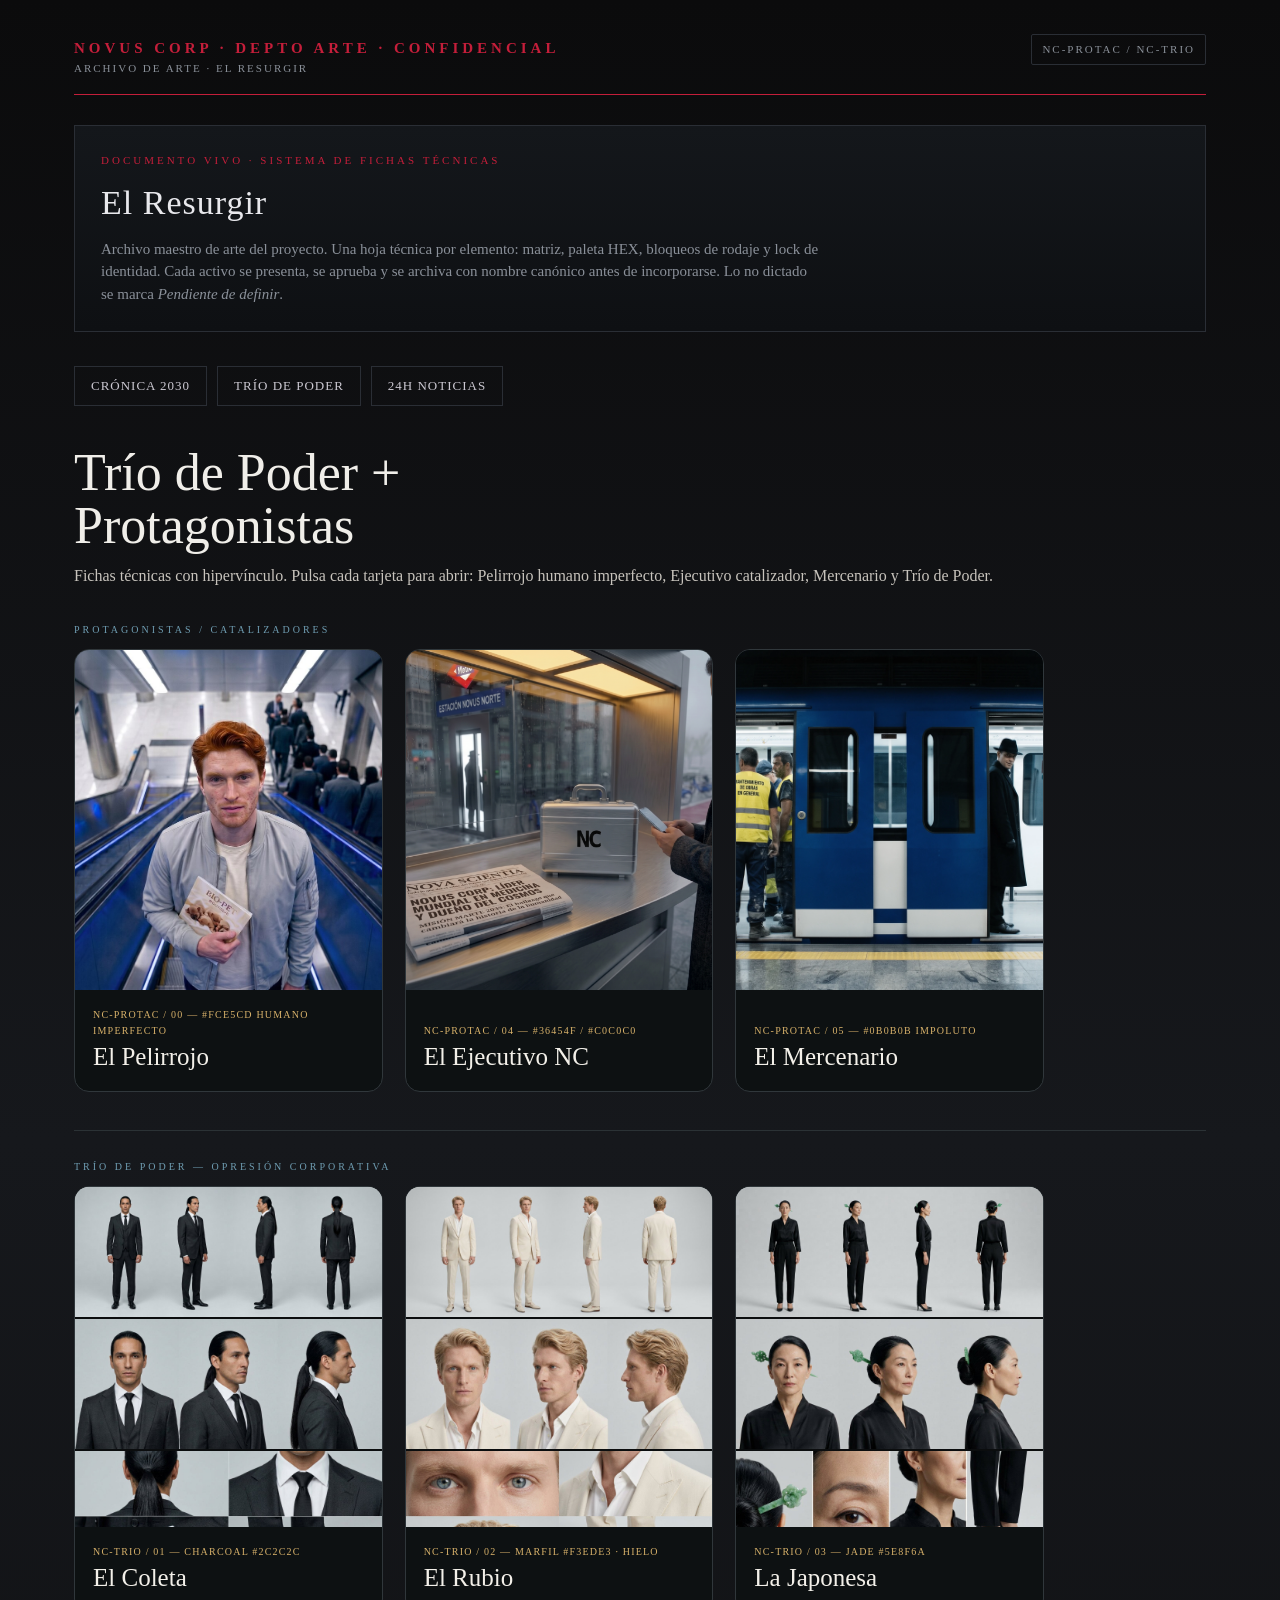
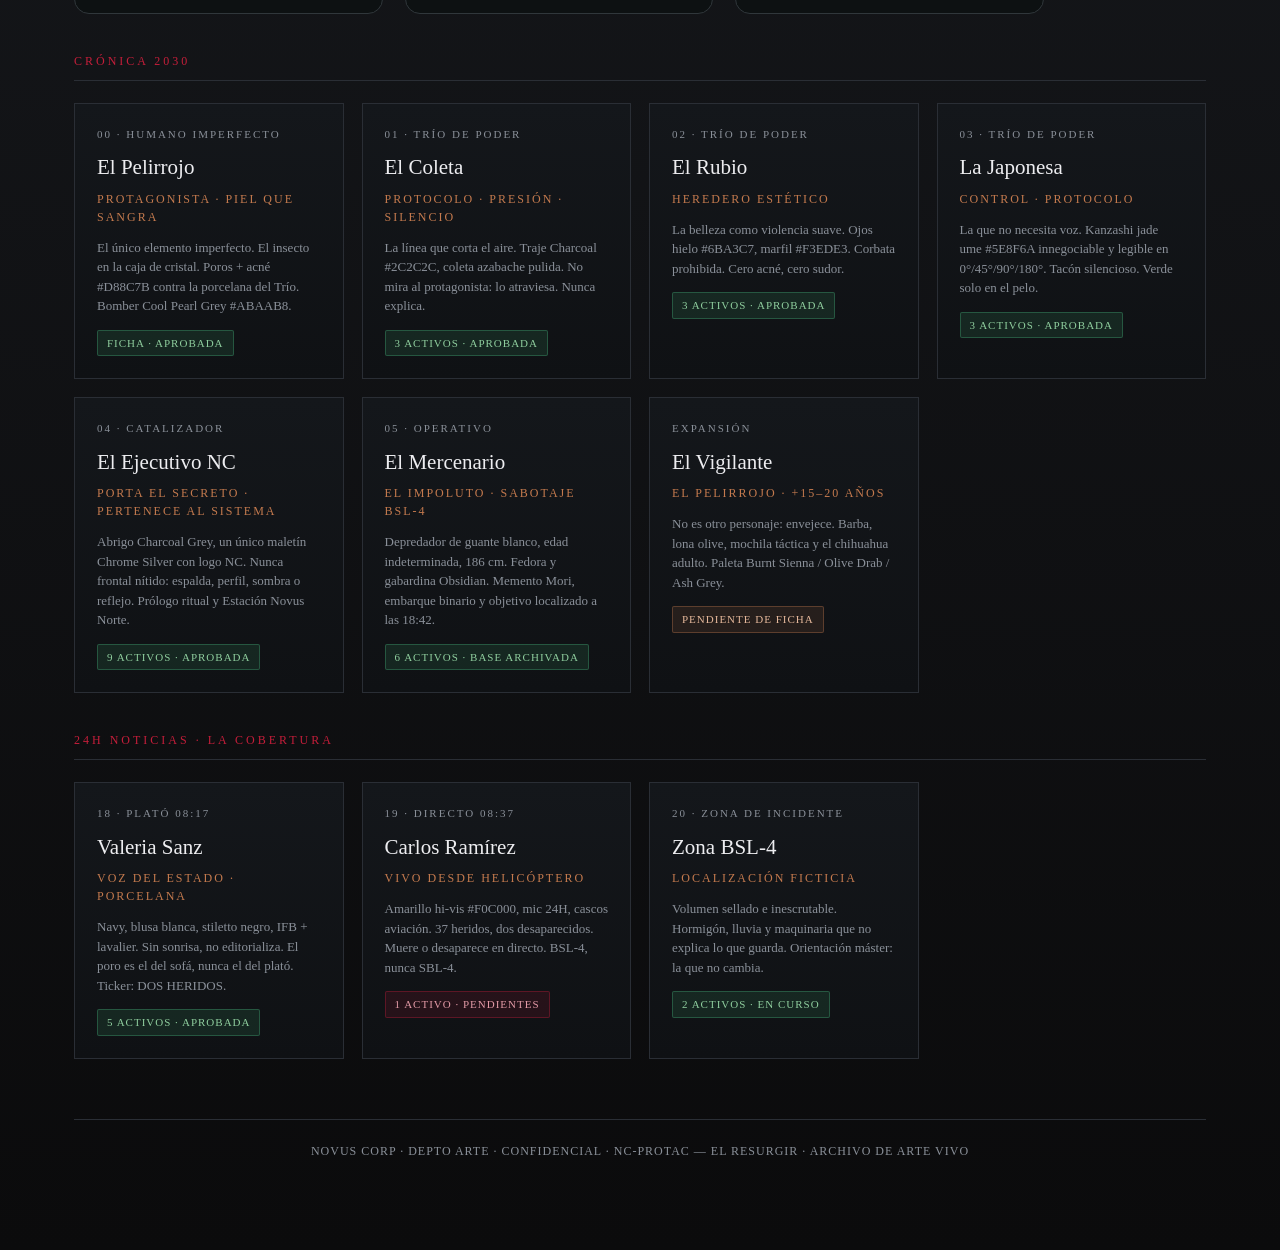
<file: index.html>
<!doctype html>
<html lang="es">
<head>
<meta charset="utf-8">
<meta http-equiv="refresh" content="0; url=archivo_arte/index.html">
<title>El Resurgir — Archivo de Arte</title>
<style>
body{margin:0;min-height:100vh;display:flex;align-items:center;justify-content:center;background:#0B0B0B;color:#E5E4E2;font-family:"Helvetica Neue",Helvetica,Arial,sans-serif}
a{color:#8FB8DE}
</style>
</head>
<body>
<p>Redirigiendo al <a href="archivo_arte/index.html">Archivo de Arte</a>…</p>
</body>
</html>
</file>
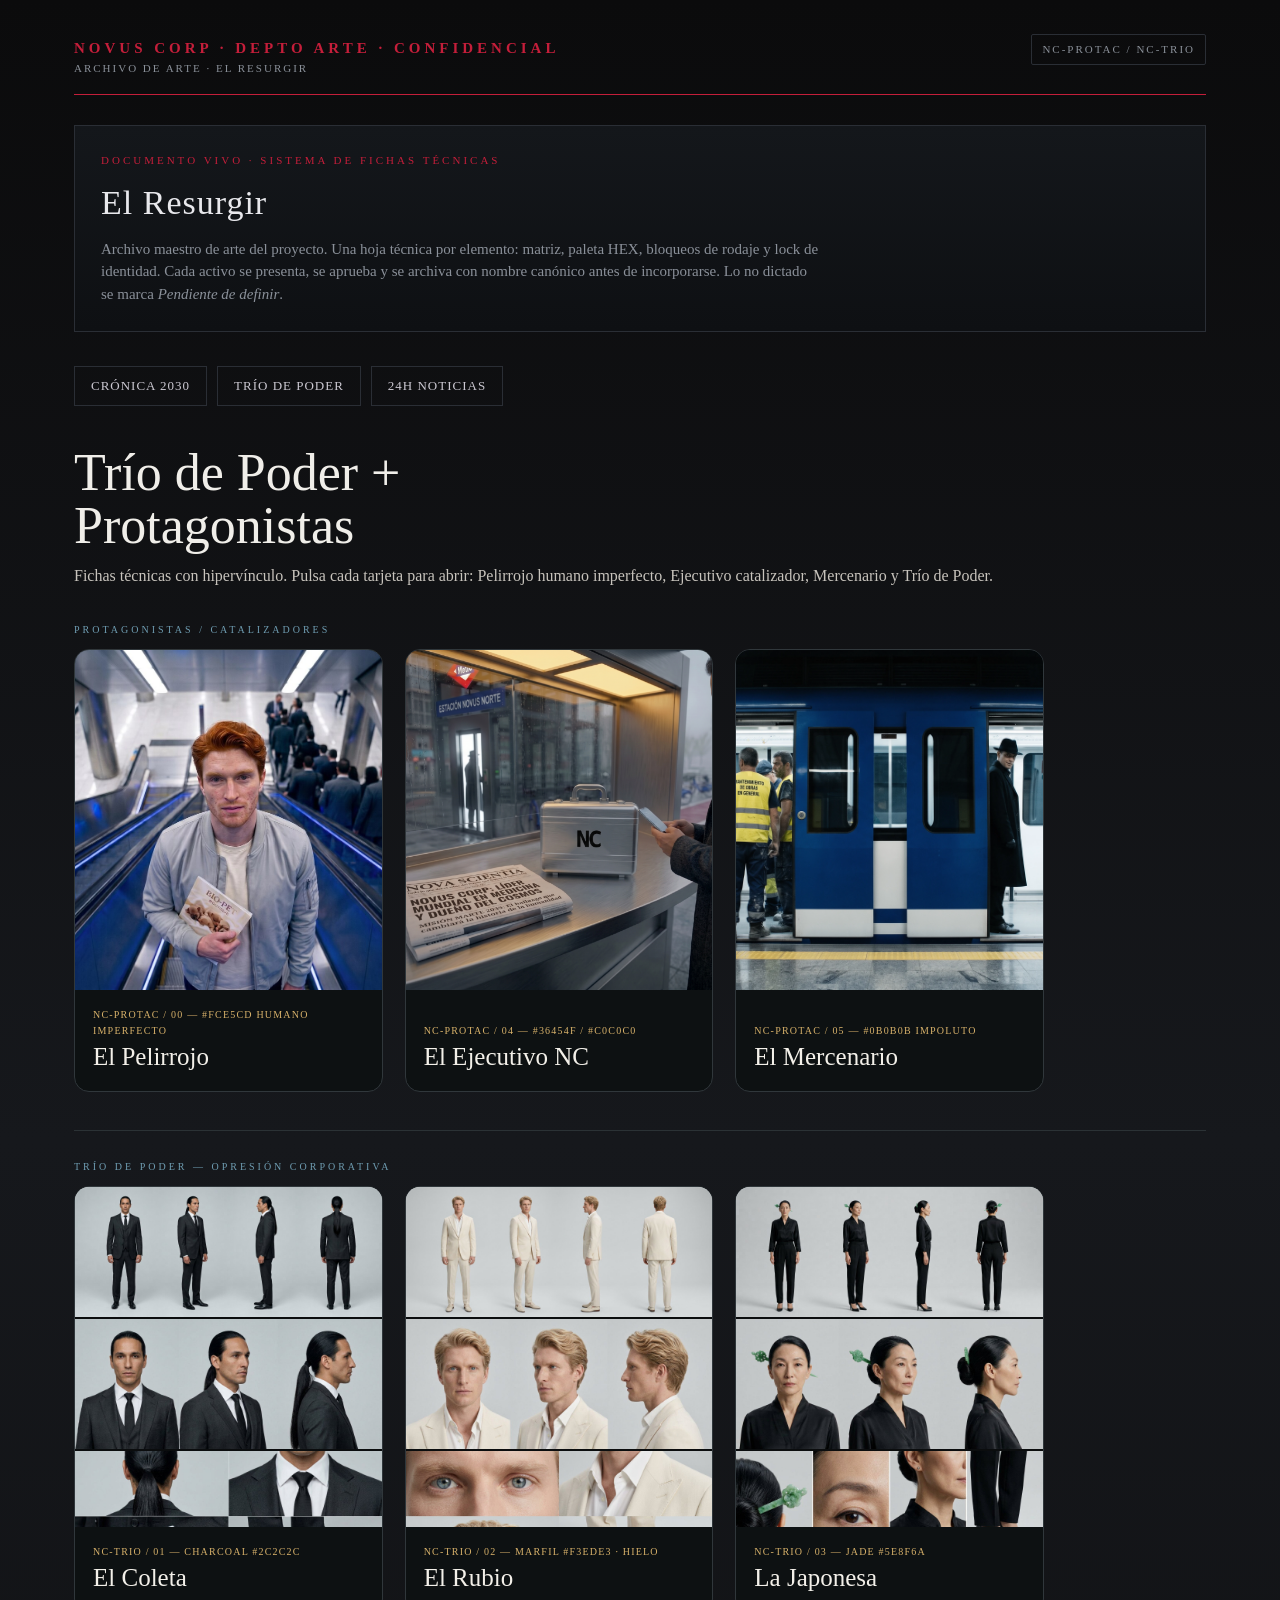
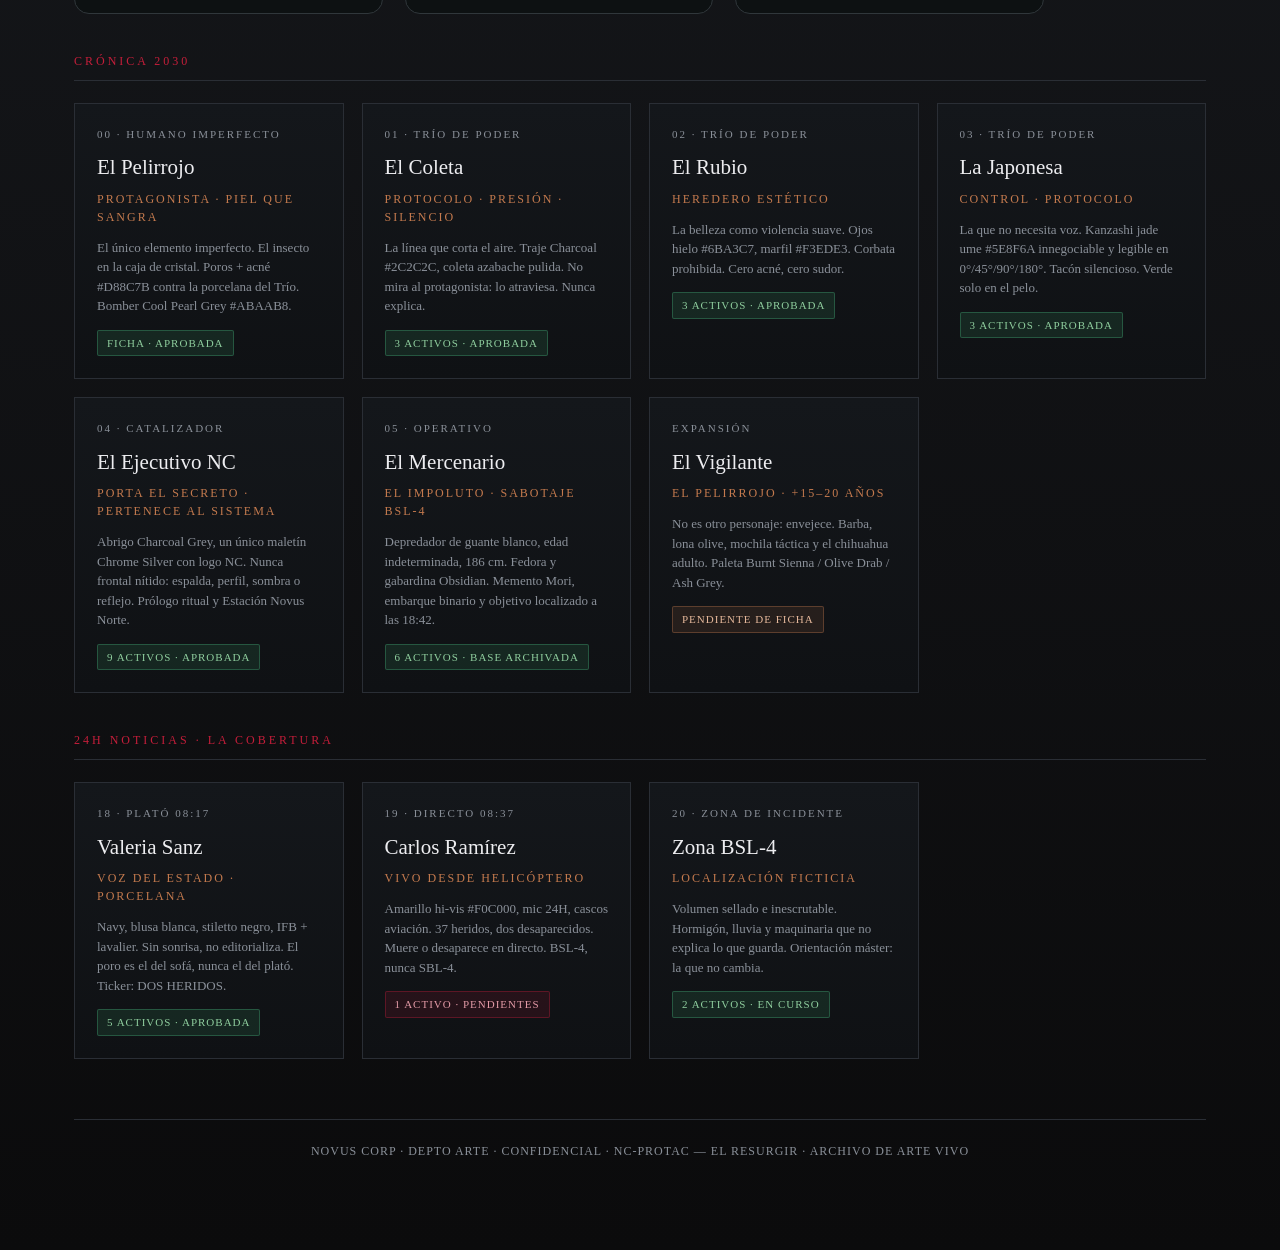
<file: archivo_arte/index.html>
<!DOCTYPE html>
<html lang="es">
<head>
<meta charset="UTF-8">
<meta name="viewport" content="width=device-width, initial-scale=1.0">
<title>NOVUS CORP · DEPTO ARTE · NC-PROTAC</title>
<style>
  :root{
    --ink:#0B0B0B; --panel:#121417; --line:#2A2E35; --red:#C41E3A; --gold:#C47A4E;
    --soft:#CBC8D1; --muted:#8A9099;
  }
  *{box-sizing:border-box; margin:0; padding:0;}
  body{
    background:linear-gradient(180deg,#0B0B0C,#16181C 40%,#0B0B0C);
    background-color:var(--ink); color:var(--soft); font-family:Georgia,'Times New Roman',serif;
    min-height:100vh; line-height:1.5;
  }
  a{color:inherit; text-decoration:none;}
  .wrap{max-width:1180px; margin:0 auto; padding:34px 24px 90px;}
  .brand{display:flex; align-items:baseline; justify-content:space-between; border-bottom:1px solid var(--red); padding-bottom:18px; margin-bottom:30px; flex-wrap:wrap; gap:10px;}
  .brand h1{font-size:15px; letter-spacing:4px; text-transform:uppercase; color:var(--red); font-weight:600;}
  .brand .sub{font-size:11px; letter-spacing:2px; color:var(--muted); text-transform:uppercase;}
  .tag{font-size:11px; letter-spacing:2px; color:var(--muted); text-transform:uppercase; border:1px solid var(--line); padding:6px 10px; border-radius:2px;}
  .hero{border:1px solid var(--line); padding:26px; margin-bottom:34px; background:linear-gradient(180deg,#14171b,#0e1013);}
  .hero .k{font-size:11px; letter-spacing:3px; color:var(--red); text-transform:uppercase; margin-bottom:8px;}
  .hero h2{font-size:34px; font-weight:400; letter-spacing:1px; color:#E8E8EC; margin-bottom:10px;}
  .hero p{color:var(--muted); max-width:720px; font-size:15px;}
  .nav{display:flex; flex-wrap:wrap; gap:10px; margin-bottom:40px;}
  .nav a{border:1px solid var(--line); padding:9px 16px; font-size:13px; letter-spacing:1px; color:var(--soft); transition:.2s; text-transform:uppercase;}
  .nav a:hover{border-color:var(--red); color:#fff; background:rgba(196,30,58,.08);}
  .sec-title{font-size:12px; letter-spacing:3px; color:var(--red); text-transform:uppercase; border-bottom:1px solid var(--line); padding-bottom:10px; margin:38px 0 22px;}
  .grid{display:grid; grid-template-columns:repeat(auto-fill,minmax(260px,1fr)); gap:18px;}
  .card{border:1px solid var(--line); background:linear-gradient(180deg,#14171b,#0f1114); padding:22px; transition:.2s; display:block;}
  .card:hover{border-color:var(--red); transform:translateY(-2px);}
  .card .no{font-size:11px; letter-spacing:2px; color:var(--muted); text-transform:uppercase; margin-bottom:10px;}
  .card h3{font-size:21px; font-weight:400; color:#EDEDF0; margin-bottom:6px;}
  .card .role{font-size:12px; color:var(--gold); text-transform:uppercase; letter-spacing:2px; margin-bottom:12px;}
  .card .desc{font-size:13px; color:var(--muted); line-height:1.5;}
  .card .status{display:inline-block; margin-top:14px; font-size:11px; letter-spacing:1px; padding:4px 9px; border-radius:2px; text-transform:uppercase;}
  .st-ok{background:rgba(64,160,110,.15); color:#8FCE9E; border:1px solid rgba(64,160,110,.4);}
  .st-wip{background:rgba(196,30,58,.12); color:#E39AA6; border:1px solid rgba(196,30,58,.35);}
  .st-pend{background:rgba(196,122,78,.12); color:#E5B89B; border:1px solid rgba(196,122,78,.35);}
  footer{border-top:1px solid var(--line); margin-top:60px; padding-top:22px; color:var(--muted); font-size:12px; letter-spacing:1px; text-align:center; text-transform:uppercase;}
  .cast-title{font:52px/1.02 Georgia,serif;color:#f0eee9;margin:34px 0 12px;max-width:720px}
  .cast-intro{color:#c7c3bc;font-size:16px;margin-bottom:34px}
  .cast-label{color:#6f9db2;font-size:10px;letter-spacing:3px;text-transform:uppercase;margin:28px 0 12px}
  .cast-grid{display:grid;grid-template-columns:repeat(3,minmax(0,1fr));gap:22px;max-width:970px}
  .cast-card{border:1px solid #30373b;border-radius:15px;overflow:hidden;background:#0d1112;transition:.2s;display:flex;flex-direction:column;min-height:420px}
  .cast-card:hover{border-color:#d6b36a;transform:translateY(-3px)}
  .cast-card .portrait{width:100%;height:340px;object-fit:cover;display:block;background:#e9edef}
  .cast-card .triptych{height:340px;display:grid;grid-template-rows:1.15fr .8fr .85fr;overflow:hidden;background:#e9edef}
  .cast-card .triptych img{width:100%;height:100%;object-fit:cover;display:block;border-bottom:2px solid #0b0d0e}
  .cast-meta{padding:17px 18px 21px;margin-top:auto}
  .cast-code{color:#d7b16a;font-size:10px;letter-spacing:1.2px;text-transform:uppercase;line-height:1.6}
  .cast-name{font:25px/1.1 Georgia,serif;color:#f3f0e9;margin-top:4px}
  .cast-divider{border:0;border-top:1px solid #2b3235;margin:38px 0 6px}
  @media(max-width:760px){.cast-grid{grid-template-columns:1fr}.cast-title{font-size:40px}.cast-card .portrait,.cast-card .triptych{height:390px}}
</style>
</head>
<body>
<div class="wrap">

  <header class="brand">
    <div>
      <h1>NOVUS CORP · DEPTO ARTE · CONFIDENCIAL</h1>
      <div class="sub">Archivo de Arte · El Resurgir</div>
    </div>
    <div class="tag">NC-PROTAC / NC-TRIO</div>
  </header>

  <section class="hero">
    <div class="k">Documento vivo · Sistema de fichas técnicas</div>
    <h2>El Resurgir</h2>
    <p>Archivo maestro de arte del proyecto. Una hoja técnica por elemento: matriz, paleta HEX, bloqueos de rodaje y lock de identidad. Cada activo se presenta, se aprueba y se archiva con nombre canónico antes de incorporarse. Lo no dictado se marca <em>Pendiente de definir</em>.</p>
  </section>

  <nav class="nav">
    <a href="#cronica2030">Crónica 2030</a>
    <a href="#trio">Trío de Poder</a>
    <a href="#informativo">24H Noticias</a>
  </nav>

  <section id="reparto-visual">
    <h2 class="cast-title">Trío de Poder +<br>Protagonistas</h2>
    <p class="cast-intro">Fichas técnicas con hipervínculo. Pulsa cada tarjeta para abrir: Pelirrojo humano imperfecto, Ejecutivo catalizador, Mercenario y Trío de Poder.</p>
    <div class="cast-label">Protagonistas / Catalizadores</div>
    <div class="cast-grid">
      <a class="cast-card" href="fichas/FICHA_00_EL_PELIRROJO.html"><img class="portrait" src="assets/PELIRROJO_04_ESCALERA.jpg" alt="El Pelirrojo"><div class="cast-meta"><div class="cast-code">NC-PROTAC / 00 — #FCE5CD humano imperfecto</div><div class="cast-name">El Pelirrojo</div></div></a>
      <a class="cast-card" href="fichas/FICHA_04_EL_EJECUTIVO_NC.html"><img class="portrait" src="assets/EJECUTIVO_09_SECUENCIA_6.png" alt="El Ejecutivo NC"><div class="cast-meta"><div class="cast-code">NC-PROTAC / 04 — #36454F / #C0C0C0</div><div class="cast-name">El Ejecutivo NC</div></div></a>
      <a class="cast-card" href="fichas/FICHA_05_EL_MERCENARIO.html"><img class="portrait" src="assets/MERCENARIO_04_BINARY_BOARDING.webp" alt="El Mercenario"><div class="cast-meta"><div class="cast-code">NC-PROTAC / 05 — #0B0B0B Impoluto</div><div class="cast-name">El Mercenario</div></div></a>
    </div>
    <hr class="cast-divider" id="trio">
    <div class="cast-label">Trío de Poder — Opresión corporativa</div>
    <div class="cast-grid">
      <a class="cast-card" href="fichas/FICHA_01_EL_COLETA.html"><div class="triptych"><img src="assets/COLETA_01_TURNAROUND.jpg" alt=""><img src="assets/COLETA_02_ROSTROS.jpg" alt=""><img src="assets/COLETA_03_DETALLES.jpg" alt=""></div><div class="cast-meta"><div class="cast-code">NC-TRIO / 01 — Charcoal #2C2C2C</div><div class="cast-name">El Coleta</div></div></a>
      <a class="cast-card" href="fichas/FICHA_02_EL_RUBIO.html"><div class="triptych"><img src="assets/RUBIO_01_TURNAROUND.jpg" alt=""><img src="assets/RUBIO_02_ROSTROS.jpg" alt=""><img src="assets/RUBIO_03_DETALLES.jpg" alt=""></div><div class="cast-meta"><div class="cast-code">NC-TRIO / 02 — Marfil #F3EDE3 · Hielo</div><div class="cast-name">El Rubio</div></div></a>
      <a class="cast-card" href="fichas/FICHA_03_LA_JAPONESA.html"><div class="triptych"><img src="assets/JAPONESA_01_TURNAROUND.jpg" alt=""><img src="assets/JAPONESA_02_ROSTROS.jpg" alt=""><img src="assets/JAPONESA_03_DETALLES.jpg" alt=""></div><div class="cast-meta"><div class="cast-code">NC-TRIO / 03 — Jade #5E8F6A</div><div class="cast-name">La Japonesa</div></div></a>
    </div>
  </section>

  <div class="sec-title" id="cronica2030">Crónica 2030</div>
  <div class="grid">
    <a class="card" href="fichas/FICHA_00_EL_PELIRROJO.html">
      <div class="no">00 · Humano Imperfecto</div>
      <h3>El Pelirrojo</h3>
      <div class="role">Protagonista · Piel que sangra</div>
      <p class="desc">El único elemento imperfecto. El insecto en la caja de cristal. Poros + acné #D88C7B contra la porcelana del Trío. Bomber Cool Pearl Grey #ABAAB8.</p>
      <span class="status st-ok">Ficha · Aprobada</span>
    </a>
    <a class="card" href="fichas/FICHA_01_EL_COLETA.html">
      <div class="no">01 · Trío de Poder</div>
      <h3>El Coleta</h3>
      <div class="role">Protocolo · Presión · Silencio</div>
      <p class="desc">La línea que corta el aire. Traje Charcoal #2C2C2C, coleta azabache pulida. No mira al protagonista: lo atraviesa. Nunca explica.</p>
      <span class="status st-ok">3 activos · Aprobada</span>
    </a>
    <a class="card" href="fichas/FICHA_02_EL_RUBIO.html">
      <div class="no">02 · Trío de Poder</div>
      <h3>El Rubio</h3>
      <div class="role">Heredero estético</div>
      <p class="desc">La belleza como violencia suave. Ojos hielo #6BA3C7, marfil #F3EDE3. Corbata prohibida. Cero acné, cero sudor.</p>
      <span class="status st-ok">3 activos · Aprobada</span>
    </a>
    <a class="card" href="fichas/FICHA_03_LA_JAPONESA.html">
      <div class="no">03 · Trío de Poder</div>
      <h3>La Japonesa</h3>
      <div class="role">Control · Protocolo</div>
      <p class="desc">La que no necesita voz. Kanzashi jade ume #5E8F6A innegociable y legible en 0°/45°/90°/180°. Tacón silencioso. Verde solo en el pelo.</p>
      <span class="status st-ok">3 activos · Aprobada</span>
    </a>
    <a class="card" href="fichas/FICHA_04_EL_EJECUTIVO_NC.html">
      <div class="no">04 · Catalizador</div>
      <h3>El Ejecutivo NC</h3>
      <div class="role">Porta el secreto · Pertenece al sistema</div>
      <p class="desc">Abrigo Charcoal Grey, un único maletín Chrome Silver con logo NC. Nunca frontal nítido: espalda, perfil, sombra o reflejo. Prólogo ritual y Estación Novus Norte.</p>
      <span class="status st-ok">9 activos · Aprobada</span>
    </a>
    <a class="card" href="fichas/FICHA_05_EL_MERCENARIO.html">
      <div class="no">05 · Operativo</div>
      <h3>El Mercenario</h3>
      <div class="role">El Impoluto · Sabotaje BSL-4</div>
      <p class="desc">Depredador de guante blanco, edad indeterminada, 186 cm. Fedora y gabardina Obsidian. Memento Mori, embarque binario y objetivo localizado a las 18:42.</p>
      <span class="status st-ok">6 activos · Base archivada</span>
    </a>
    <div class="card">
      <div class="no">Expansión</div>
      <h3>El Vigilante</h3>
      <div class="role">El Pelirrojo · +15–20 años</div>
      <p class="desc">No es otro personaje: envejece. Barba, lona olive, mochila táctica y el chihuahua adulto. Paleta Burnt Sienna / Olive Drab / Ash Grey.</p>
      <span class="status st-pend">Pendiente de ficha</span>
    </div>
  </div>

  <div class="sec-title" id="informativo">24H Noticias · La cobertura</div>
  <div class="grid">
    <a class="card" href="fichas/FICHA_18_VALERIA_SANZ_24H.html">
      <div class="no">18 · Plató 08:17</div>
      <h3>Valeria Sanz</h3>
      <div class="role">Voz del Estado · Porcelana</div>
      <p class="desc">Navy, blusa blanca, stiletto negro, IFB + lavalier. Sin sonrisa, no editorializa. El poro es el del sofá, nunca el del plató. Ticker: DOS HERIDOS.</p>
      <span class="status st-ok">5 activos · Aprobada</span>
    </a>
    <a class="card" href="fichas/FICHA_19_CARLOS_RAMIREZ_24H.html">
      <div class="no">19 · Directo 08:37</div>
      <h3>Carlos Ramírez</h3>
      <div class="role">Vivo desde helicóptero</div>
      <p class="desc">Amarillo hi-vis #F0C000, mic 24H, cascos aviación. 37 heridos, dos desaparecidos. Muere o desaparece en directo. BSL-4, nunca SBL-4.</p>
      <span class="status st-wip">1 activo · Pendientes</span>
    </a>
    <a class="card" href="fichas/FICHA_20_ZONA_BSL4.html">
      <div class="no">20 · Zona de incidente</div>
      <h3>Zona BSL-4</h3>
      <div class="role">Localización ficticia</div>
      <p class="desc">Volumen sellado e inescrutable. Hormigón, lluvia y maquinaria que no explica lo que guarda. Orientación máster: la que no cambia.</p>
      <span class="status st-ok">2 activos · En curso</span>
    </a>
  </div>

  <footer>
    Novus Corp · Depto Arte · Confidencial · NC-PROTAC — El Resurgir · Archivo de arte vivo
  </footer>
</div>
</body>
</html>
</file>
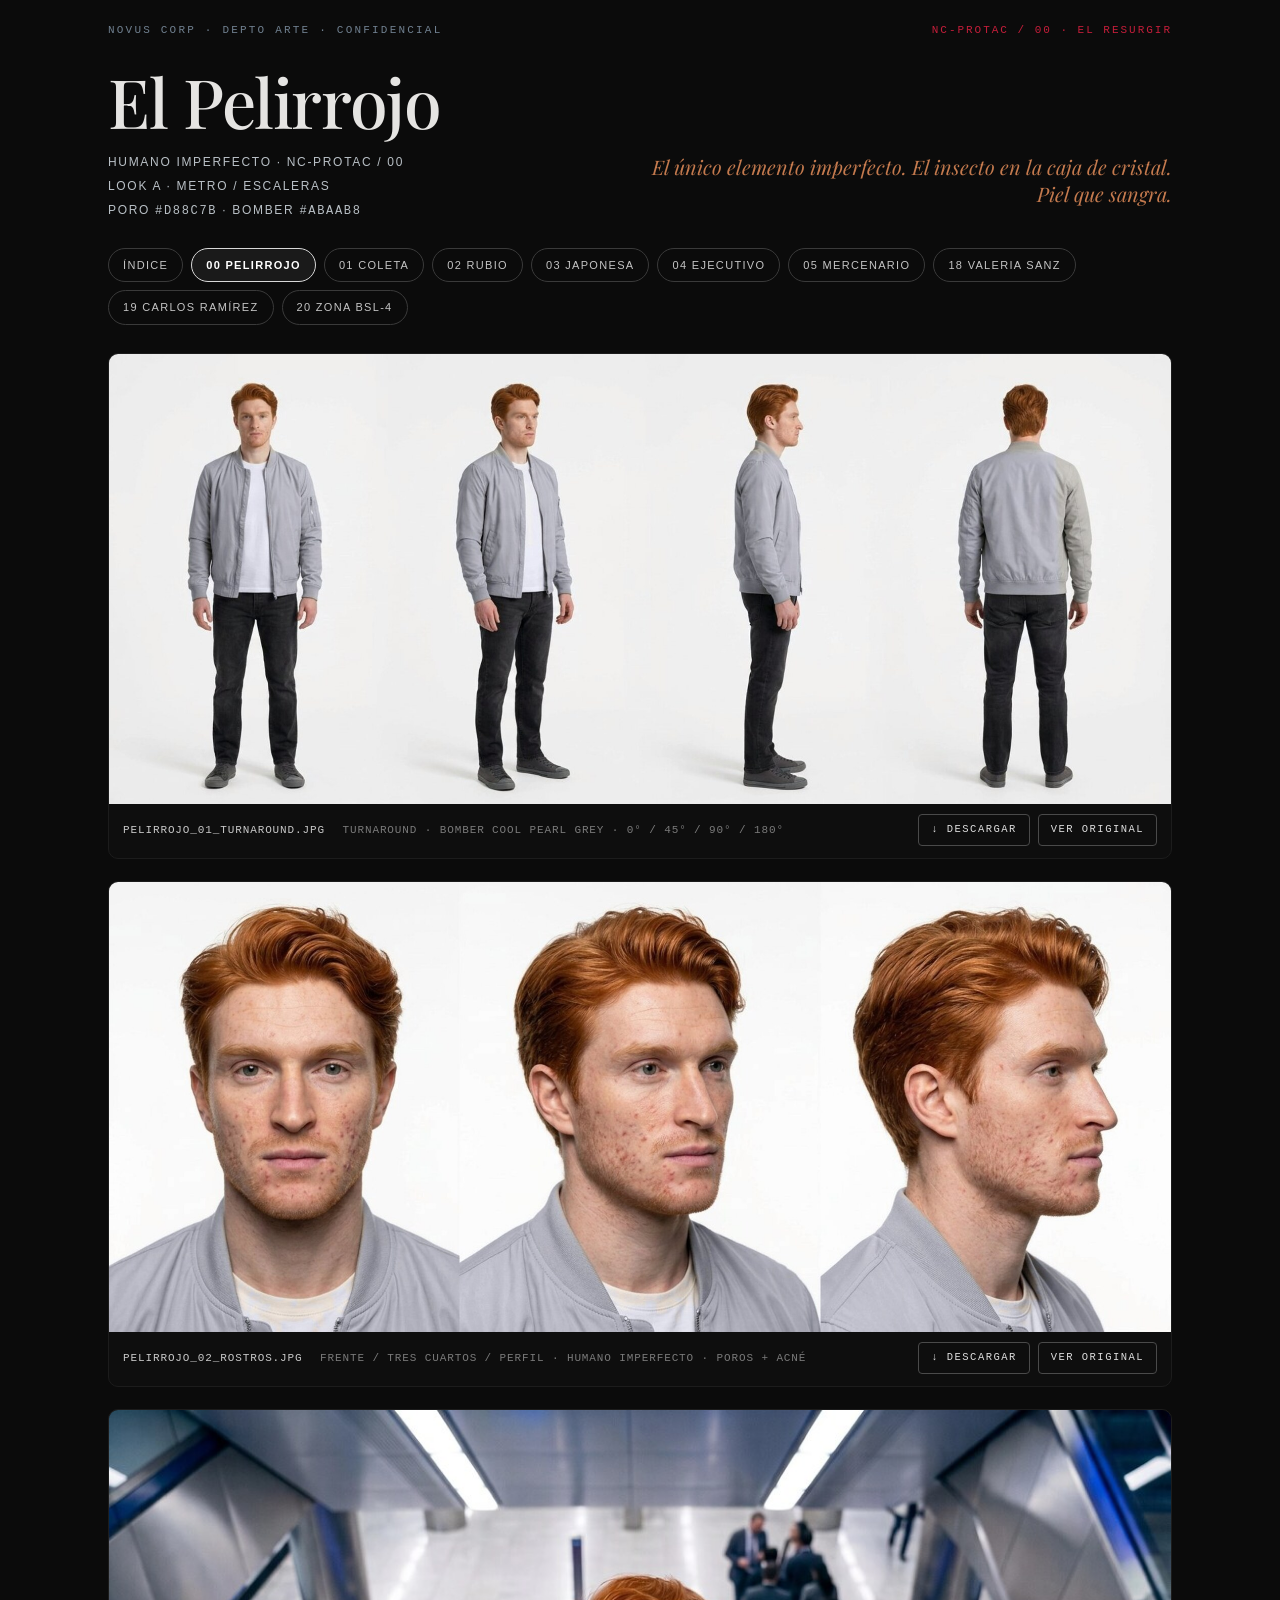
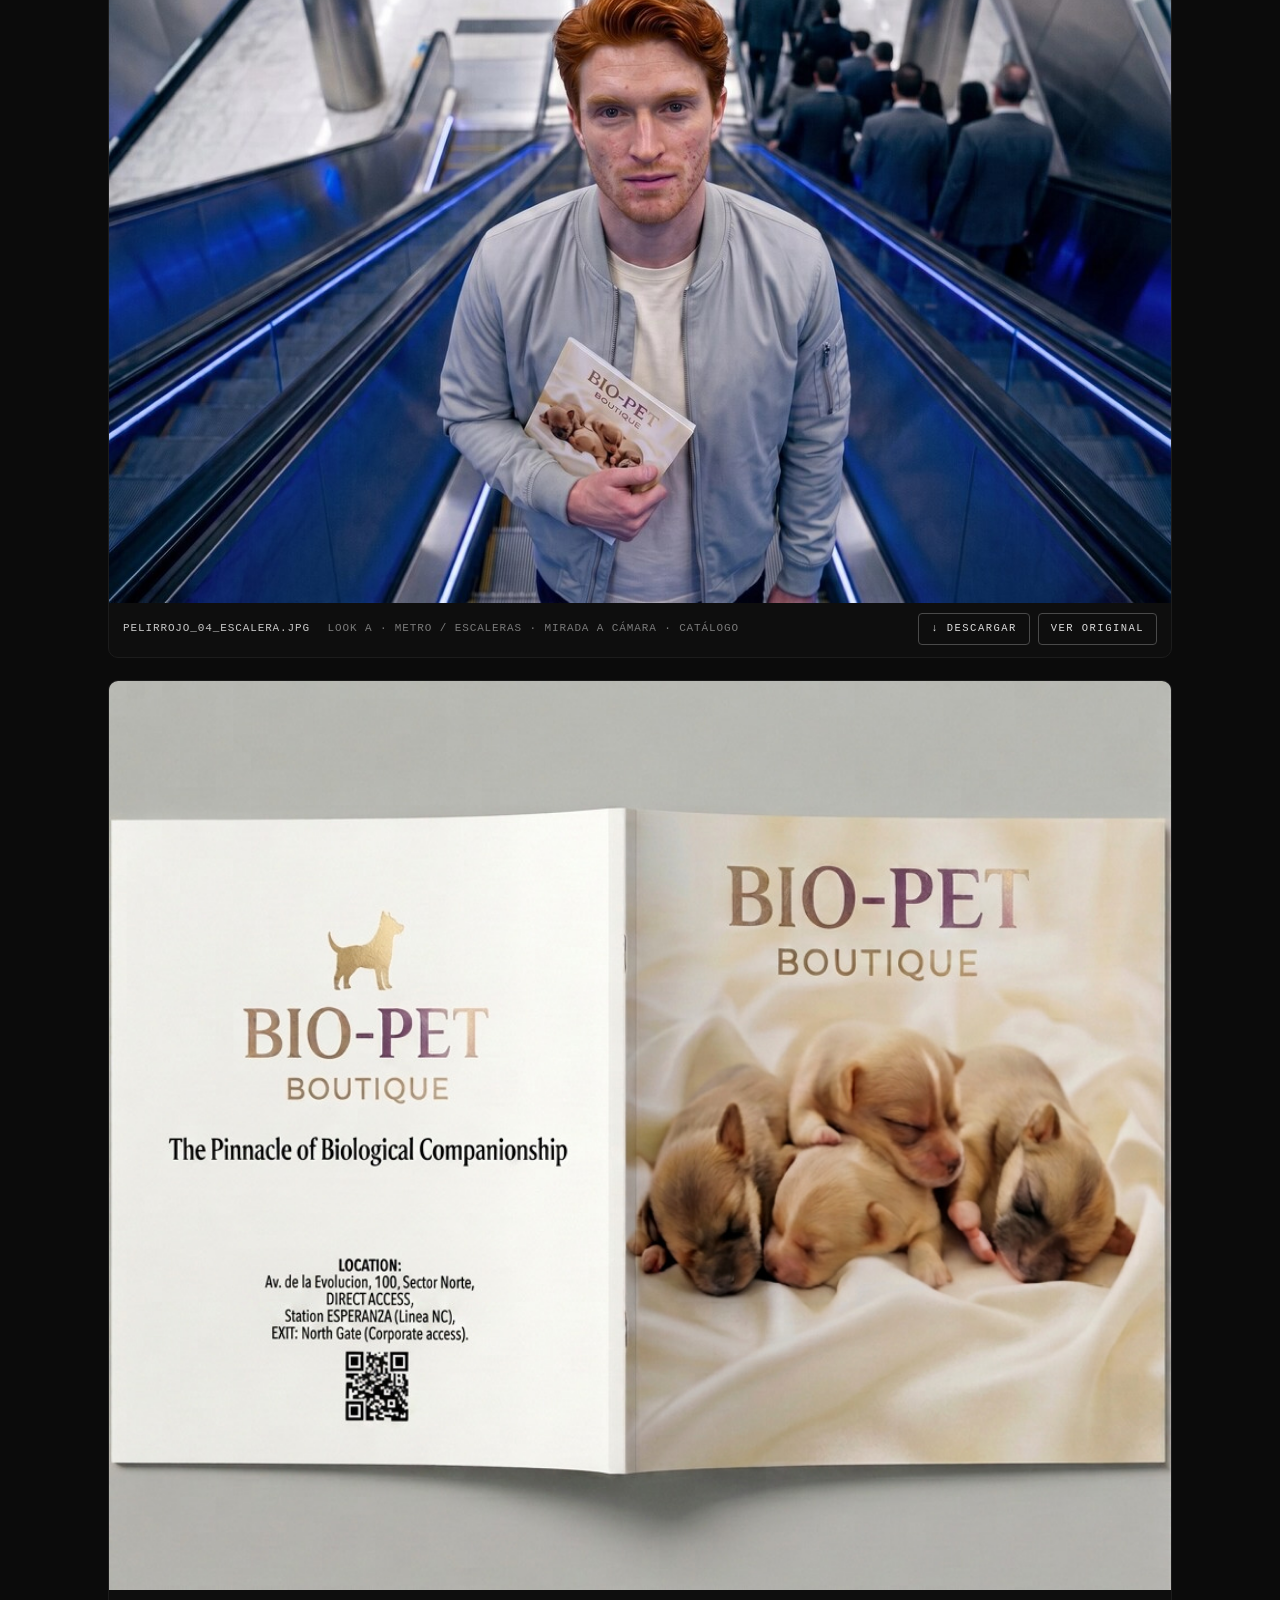
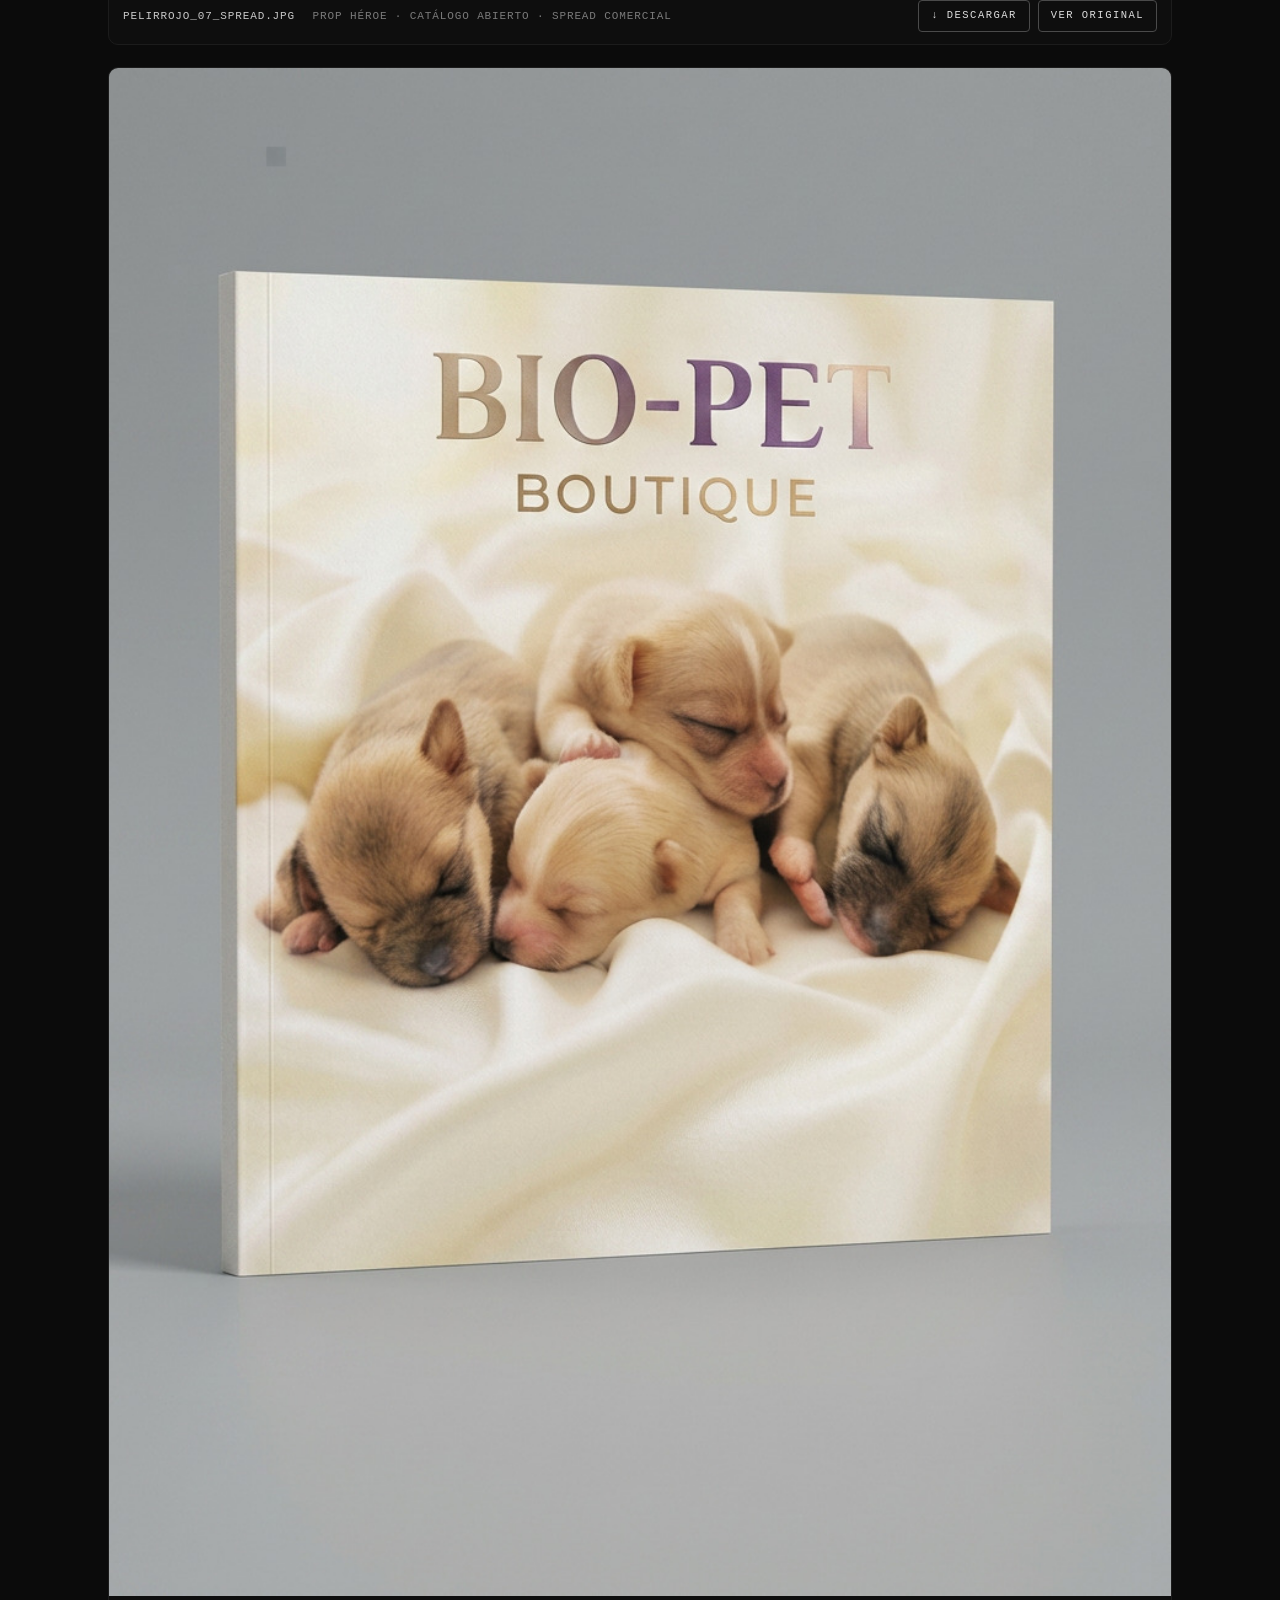
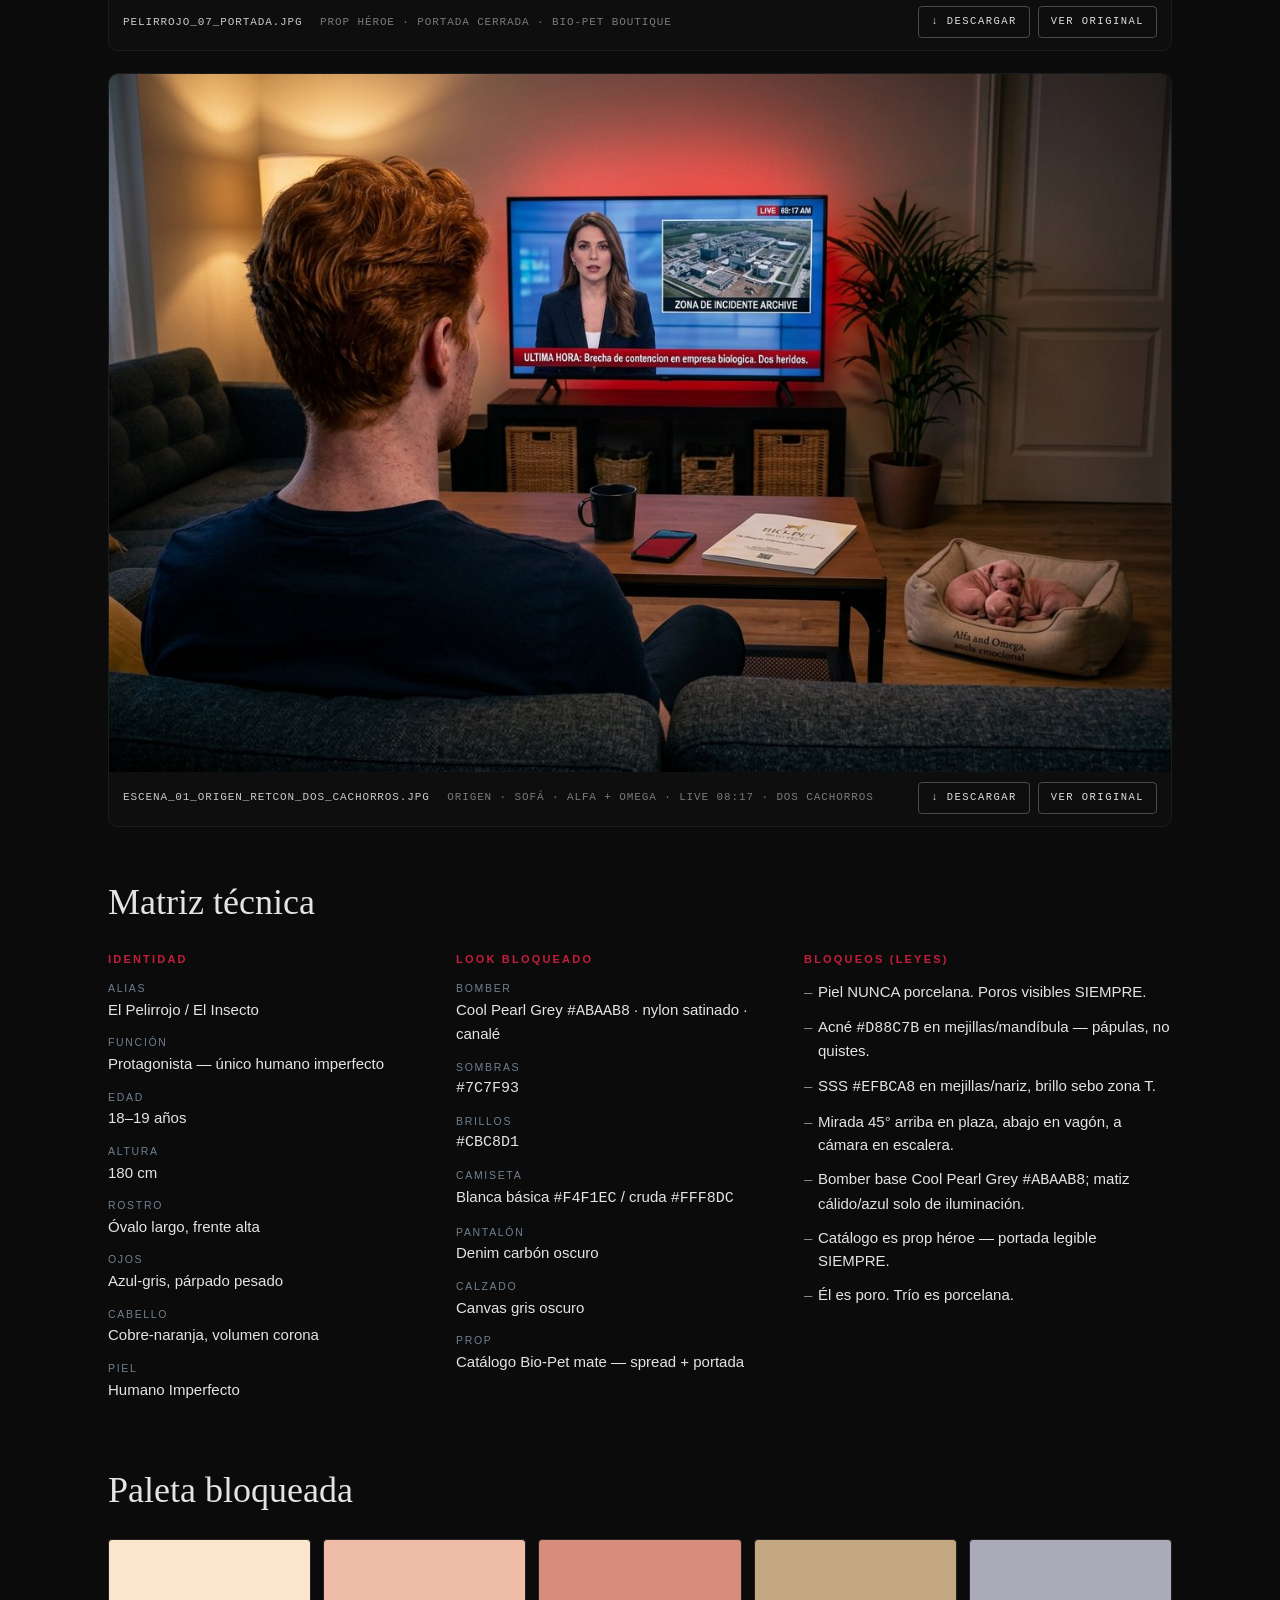
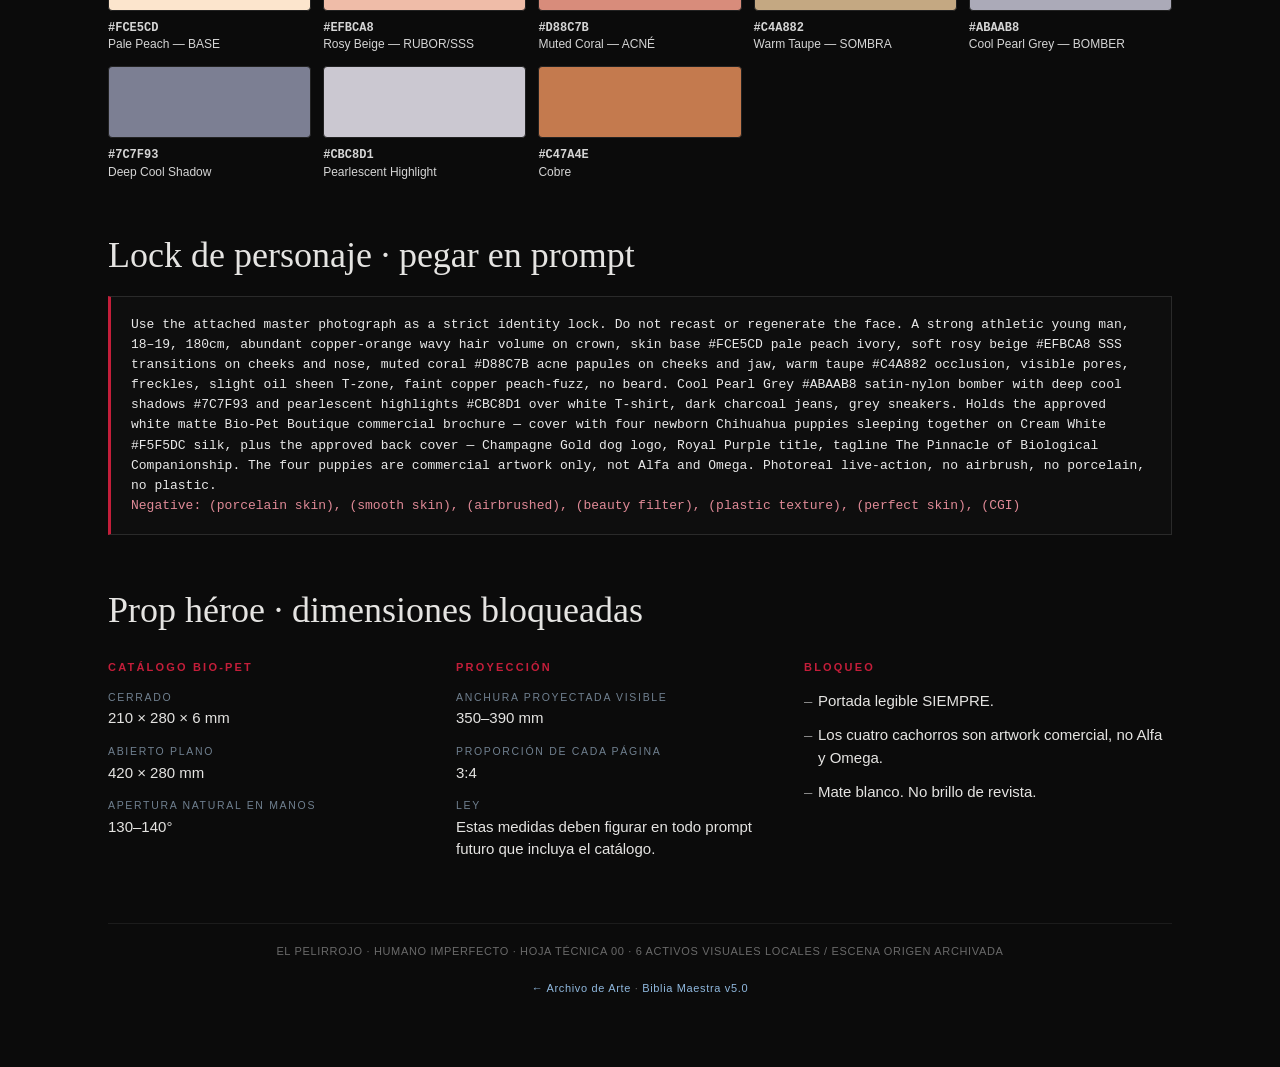
<file: archivo_arte/fichas/FICHA_00_EL_PELIRROJO.html>
<!doctype html>
<html lang="es">
<head>
<meta charset="utf-8">
<meta name="viewport" content="width=device-width, initial-scale=1">
<title>El Pelirrojo · NC-PROTAC / 00 · El Resurgir</title>
<link rel="preconnect" href="https://fonts.googleapis.com">
<link rel="preconnect" href="https://fonts.gstatic.com" crossorigin>
<link href="https://fonts.googleapis.com/css2?family=Playfair+Display:ital,wght@0,500;0,600;1,500&display=swap" rel="stylesheet">
<style>
:root{
  --obsidian:#0B0B0B; --seda:#111111; --platinum:#E5E4E2; --slate:#708090;
  --fire:#C41E3A; --copper:#C47A4E; --gunmetal:#2A3239; --jade:#5E8F6A;
  --chrome:#C0C0C0; --link:#8FB8DE;
}
*{box-sizing:border-box}
html,body{background:var(--obsidian)}
body{margin:0;background:var(--obsidian);color:var(--platinum);font-family:"Helvetica Neue",Helvetica,Arial,sans-serif;line-height:1.5;font-size:15px}
a{color:inherit;text-decoration:none}
.mono{font-family:"SF Mono",SFMono-Regular,Consolas,"Roboto Mono",Menlo,monospace}
.wrap{max-width:1120px;margin:0 auto;padding:22px 28px 72px}

.top{display:flex;justify-content:space-between;align-items:baseline;gap:16px;margin-bottom:28px}
.top .left{font-size:11px;letter-spacing:.2em;color:var(--slate);text-transform:uppercase}
.top .right{font-size:11px;letter-spacing:.18em;color:var(--fire);text-transform:uppercase}

h1{font-family:"Playfair Display",Georgia,"Times New Roman",serif;font-size:68px;font-weight:500;margin:0 0 18px;letter-spacing:-.02em;line-height:1}

.mast{display:grid;grid-template-columns:1fr 1fr;gap:24px;align-items:start;margin-bottom:22px}
.meta .row{font-size:12px;letter-spacing:.14em;text-transform:uppercase;color:#b9c0c6;margin:0 0 6px}
.lema{margin:0;text-align:right;font-style:italic;color:var(--copper);font-size:20px;line-height:1.35;font-family:"Playfair Display",Georgia,"Times New Roman",serif}

.nav{display:flex;flex-wrap:wrap;gap:8px;margin:8px 0 28px}
.pill{display:inline-block;font-size:11px;letter-spacing:.12em;text-transform:uppercase;border:1px solid #3a3a3a;color:#c5c5c5;padding:8px 14px;border-radius:999px}
.pill:hover{border-color:#6a6a6a;color:#fff}
.pill.on{background:#1a1a1a;border-color:#d8d8d8;color:#fff;font-weight:600}
.pill.off{opacity:.55;cursor:default}

.asset{background:#0e0e0e;border:1px solid #1c1c1c;border-radius:10px;overflow:hidden;margin:0 0 22px}
.asset .frame{background:#F4F4F4;min-height:220px;display:flex;align-items:center;justify-content:center}
.asset img{width:100%;display:block;background:#F4F4F4}
.asset .ph{color:#5c6670;font-size:12.5px;letter-spacing:.08em;text-align:center;padding:48px 16px}
.bar{display:flex;justify-content:space-between;align-items:center;gap:12px;padding:10px 14px 12px;flex-wrap:wrap}
.bar .id{font-size:11px;letter-spacing:.08em;text-transform:uppercase;color:#c9c9c9}
.bar .id span{color:#7a7a7a;margin-left:10px;font-weight:400}
.btns{display:flex;gap:8px}
.btn{font-size:10.5px;letter-spacing:.14em;text-transform:uppercase;border:1px solid #4a4a4a;color:#ddd;padding:7px 12px;border-radius:4px}
.btn:hover{border-color:#aaa;color:#fff}

h2{font-family:Georgia,"Times New Roman",serif;font-size:36px;font-weight:500;margin:48px 0 22px}

.matriz{display:grid;grid-template-columns:1fr 1fr 1.15fr;gap:28px}
.col h3{margin:0 0 14px;font-size:11px;letter-spacing:.2em;text-transform:uppercase;color:var(--fire);font-weight:600}
.field{margin:0 0 14px}
.field .k{font-size:10.5px;letter-spacing:.16em;text-transform:uppercase;color:var(--slate);margin-bottom:2px}
.field .v{color:var(--platinum)}
.leyes{list-style:none;padding:0;margin:0}
.leyes li{position:relative;padding:0 0 12px 14px;color:var(--platinum)}
.leyes li:before{content:"–";position:absolute;left:0;color:#888}

.swatches{display:grid;grid-template-columns:repeat(5,1fr);gap:14px 12px}
.swatch .chip{height:72px;border-radius:4px;border:1px solid #222}
.swatch .lab{margin-top:8px;font-size:12px;color:#d5d5d5;line-height:1.35}
.swatch .lab b{font-weight:600}

.lock h2{margin-bottom:14px}
.lock pre{margin:0;background:#0e0e0e;border:1px solid #2a2a2a;border-left:3px solid var(--fire);padding:18px 20px;white-space:pre-wrap;font-size:13px;line-height:1.55;color:#e8e8e8;overflow-x:auto}
.lock .neg{color:#e08a97}

footer{margin-top:48px;padding-top:18px;border-top:1px solid #1c1c1c;color:#6a6a6a;font-size:11px;letter-spacing:.06em;text-align:center;line-height:1.7}
footer a{color:var(--link)}

@media (max-width:900px){
  h1{font-size:42px}
  .mast,.matriz,.swatches{grid-template-columns:1fr}
  .lema{text-align:left}
  .swatches{grid-template-columns:repeat(2,1fr)}
}
</style>
</head>
<body>
<div class="wrap">

  <div class="top">
    <div class="left mono">Novus Corp · Depto Arte · Confidencial</div>
    <div class="right mono">NC-PROTAC / 00 · El Resurgir</div>
  </div>

  <h1>El Pelirrojo</h1>

  <div class="mast">
    <div class="meta">
      <p class="row">Humano imperfecto · NC-PROTAC / 00</p>
      <p class="row">Look A · Metro / Escaleras</p>
      <p class="row">Poro <span class="mono">#D88C7B</span> · Bomber <span class="mono">#ABAAB8</span></p>
    </div>
    <p class="lema">El único elemento imperfecto. El insecto en la caja de cristal. Piel que sangra.</p>
  </div>

  <nav class="nav">
    <a class="pill" href="../index.html">Índice</a>
    <a class="pill on" href="FICHA_00_EL_PELIRROJO.html">00 Pelirrojo</a>
    <a class="pill" href="FICHA_01_EL_COLETA.html">01 Coleta</a>
    <a class="pill" href="FICHA_02_EL_RUBIO.html">02 Rubio</a>
    <a class="pill" href="FICHA_03_LA_JAPONESA.html">03 Japonesa</a>
    <a class="pill" href="FICHA_04_EL_EJECUTIVO_NC.html">04 Ejecutivo</a>
    <a class="pill" href="FICHA_05_EL_MERCENARIO.html">05 Mercenario</a>
    <a class="pill" href="FICHA_18_VALERIA_SANZ_24H.html">18 Valeria Sanz</a>
    <a class="pill" href="FICHA_19_CARLOS_RAMIREZ_24H.html">19 Carlos Ramírez</a>
    <a class="pill" href="FICHA_20_ZONA_BSL4.html">20 Zona BSL-4</a>
  </nav>

  <figure class="asset" id="turnaround">
    <div class="frame">
      <img src="../assets/PELIRROJO_01_TURNAROUND.jpg" alt="Turnaround El Pelirrojo 0° / 45° / 90° / 180°" onerror="this.replaceWith(Object.assign(document.createElement('div'),{className:'ph mono',textContent:'PELIRROJO_01_TURNAROUND.jpg · pendiente de archivo'}))">
    </div>
    <figcaption class="bar">
      <div class="id mono">PELIRROJO_01_TURNAROUND.jpg <span>Turnaround · Bomber Cool Pearl Grey · 0° / 45° / 90° / 180°</span></div>
      <div class="btns">
        <a class="btn mono" href="../assets/PELIRROJO_01_TURNAROUND.jpg" download>↓ Descargar</a>
        <a class="btn mono" href="../assets/PELIRROJO_01_TURNAROUND.jpg" target="_blank" rel="noopener">Ver original</a>
      </div>
    </figcaption>
  </figure>

  <figure class="asset" id="rostros">
    <div class="frame">
      <img src="../assets/PELIRROJO_02_ROSTROS.jpg" alt="Rostros frente / tres cuartos / perfil" onerror="this.replaceWith(Object.assign(document.createElement('div'),{className:'ph mono',textContent:'PELIRROJO_02_ROSTROS.jpg · pendiente de archivo'}))">
    </div>
    <figcaption class="bar">
      <div class="id mono">PELIRROJO_02_ROSTROS.jpg <span>Frente / Tres cuartos / Perfil · Humano imperfecto · Poros + acné</span></div>
      <div class="btns">
        <a class="btn mono" href="../assets/PELIRROJO_02_ROSTROS.jpg" download>↓ Descargar</a>
        <a class="btn mono" href="../assets/PELIRROJO_02_ROSTROS.jpg" target="_blank" rel="noopener">Ver original</a>
      </div>
    </figcaption>
  </figure>

  <figure class="asset" id="escalera">
    <div class="frame">
      <img src="../assets/PELIRROJO_04_ESCALERA.jpg" alt="Look A metro / escaleras, mirada a cámara, catálogo" onerror="this.replaceWith(Object.assign(document.createElement('div'),{className:'ph mono',textContent:'PELIRROJO_04_ESCALERA.jpg · pendiente de archivo'}))">
    </div>
    <figcaption class="bar">
      <div class="id mono">PELIRROJO_04_ESCALERA.jpg <span>Look A · Metro / Escaleras · Mirada a cámara · Catálogo</span></div>
      <div class="btns">
        <a class="btn mono" href="../assets/PELIRROJO_04_ESCALERA.jpg" download>↓ Descargar</a>
        <a class="btn mono" href="../assets/PELIRROJO_04_ESCALERA.jpg" target="_blank" rel="noopener">Ver original</a>
      </div>
    </figcaption>
  </figure>

  <figure class="asset" id="spread">
    <div class="frame">
      <img src="../assets/PELIRROJO_07_SPREAD.jpg" alt="Catálogo Bio-Pet abierto, spread comercial" onerror="this.replaceWith(Object.assign(document.createElement('div'),{className:'ph mono',textContent:'PELIRROJO_07_SPREAD.jpg · pendiente de archivo'}))">
    </div>
    <figcaption class="bar">
      <div class="id mono">PELIRROJO_07_SPREAD.jpg <span>Prop héroe · Catálogo abierto · Spread comercial</span></div>
      <div class="btns">
        <a class="btn mono" href="../assets/PELIRROJO_07_SPREAD.jpg" download>↓ Descargar</a>
        <a class="btn mono" href="../assets/PELIRROJO_07_SPREAD.jpg" target="_blank" rel="noopener">Ver original</a>
      </div>
    </figcaption>
  </figure>

  <figure class="asset" id="portada">
    <div class="frame">
      <img src="../assets/PELIRROJO_07_PORTADA.jpg" alt="Portada cerrada Bio-Pet Boutique" onerror="this.replaceWith(Object.assign(document.createElement('div'),{className:'ph mono',textContent:'PELIRROJO_07_PORTADA.jpg · pendiente de archivo'}))">
    </div>
    <figcaption class="bar">
      <div class="id mono">PELIRROJO_07_PORTADA.jpg <span>Prop héroe · Portada cerrada · Bio-Pet Boutique</span></div>
      <div class="btns">
        <a class="btn mono" href="../assets/PELIRROJO_07_PORTADA.jpg" download>↓ Descargar</a>
        <a class="btn mono" href="../assets/PELIRROJO_07_PORTADA.jpg" target="_blank" rel="noopener">Ver original</a>
      </div>
    </figcaption>
  </figure>

  <figure class="asset" id="origen">
    <div class="frame">
      <img src="../assets/ESCENA_01_ORIGEN_RETCON_DOS_CACHORROS.jpg" alt="Escena origen: sofá, Alfa y Omega, noticias 08:17">
    </div>
    <figcaption class="bar">
      <div class="id mono">ESCENA_01_ORIGEN_RETCON_DOS_CACHORROS.jpg <span>Origen · sofá · Alfa + Omega · LIVE 08:17 · dos cachorros</span></div>
      <div class="btns">
        <a class="btn mono" href="../assets/ESCENA_01_ORIGEN_RETCON_DOS_CACHORROS.jpg" download>↓ Descargar</a>
        <a class="btn mono" href="../assets/ESCENA_01_ORIGEN_RETCON_DOS_CACHORROS.jpg" target="_blank" rel="noopener">Ver original</a>
      </div>
    </figcaption>
  </figure>

  <h2>Matriz técnica</h2>
  <div class="matriz">
    <div class="col">
      <h3>Identidad</h3>
      <div class="field"><div class="k">Alias</div><div class="v">El Pelirrojo / El Insecto</div></div>
      <div class="field"><div class="k">Función</div><div class="v">Protagonista — único humano imperfecto</div></div>
      <div class="field"><div class="k">Edad</div><div class="v">18–19 años</div></div>
      <div class="field"><div class="k">Altura</div><div class="v">180 cm</div></div>
      <div class="field"><div class="k">Rostro</div><div class="v">Óvalo largo, frente alta</div></div>
      <div class="field"><div class="k">Ojos</div><div class="v">Azul-gris, párpado pesado</div></div>
      <div class="field"><div class="k">Cabello</div><div class="v">Cobre-naranja, volumen corona</div></div>
      <div class="field"><div class="k">Piel</div><div class="v">Humano Imperfecto</div></div>
    </div>
    <div class="col">
      <h3>Look bloqueado</h3>
      <div class="field"><div class="k">Bomber</div><div class="v">Cool Pearl Grey <span class="mono">#ABAAB8</span> · nylon satinado · canalé</div></div>
      <div class="field"><div class="k">Sombras</div><div class="v mono">#7C7F93</div></div>
      <div class="field"><div class="k">Brillos</div><div class="v mono">#CBC8D1</div></div>
      <div class="field"><div class="k">Camiseta</div><div class="v">Blanca básica <span class="mono">#F4F1EC</span> / cruda <span class="mono">#FFF8DC</span></div></div>
      <div class="field"><div class="k">Pantalón</div><div class="v">Denim carbón oscuro</div></div>
      <div class="field"><div class="k">Calzado</div><div class="v">Canvas gris oscuro</div></div>
      <div class="field"><div class="k">Prop</div><div class="v">Catálogo Bio-Pet mate — spread + portada</div></div>
    </div>
    <div class="col">
      <h3>Bloqueos (leyes)</h3>
      <ul class="leyes">
        <li>Piel NUNCA porcelana. Poros visibles SIEMPRE.</li>
        <li>Acné <span class="mono">#D88C7B</span> en mejillas/mandíbula — pápulas, no quistes.</li>
        <li>SSS <span class="mono">#EFBCA8</span> en mejillas/nariz, brillo sebo zona T.</li>
        <li>Mirada 45° arriba en plaza, abajo en vagón, a cámara en escalera.</li>
        <li>Bomber base Cool Pearl Grey <span class="mono">#ABAAB8</span>; matiz cálido/azul solo de iluminación.</li>
        <li>Catálogo es prop héroe — portada legible SIEMPRE.</li>
        <li>Él es poro. Trío es porcelana.</li>
      </ul>
    </div>
  </div>

  <h2>Paleta bloqueada</h2>
  <div class="swatches">
    <div class="swatch"><div class="chip" style="background:#FCE5CD"></div><div class="lab"><b class="mono">#FCE5CD</b><br>Pale Peach — BASE</div></div>
    <div class="swatch"><div class="chip" style="background:#EFBCA8"></div><div class="lab"><b class="mono">#EFBCA8</b><br>Rosy Beige — RUBOR/SSS</div></div>
    <div class="swatch"><div class="chip" style="background:#D88C7B"></div><div class="lab"><b class="mono">#D88C7B</b><br>Muted Coral — ACNÉ</div></div>
    <div class="swatch"><div class="chip" style="background:#C4A882"></div><div class="lab"><b class="mono">#C4A882</b><br>Warm Taupe — SOMBRA</div></div>
    <div class="swatch"><div class="chip" style="background:#ABAAB8"></div><div class="lab"><b class="mono">#ABAAB8</b><br>Cool Pearl Grey — BOMBER</div></div>
    <div class="swatch"><div class="chip" style="background:#7C7F93"></div><div class="lab"><b class="mono">#7C7F93</b><br>Deep Cool Shadow</div></div>
    <div class="swatch"><div class="chip" style="background:#CBC8D1"></div><div class="lab"><b class="mono">#CBC8D1</b><br>Pearlescent Highlight</div></div>
    <div class="swatch"><div class="chip" style="background:#C47A4E"></div><div class="lab"><b class="mono">#C47A4E</b><br>Cobre</div></div>
  </div>

  <section class="lock">
    <h2>Lock de personaje · pegar en prompt</h2>
    <pre>Use the attached master photograph as a strict identity lock. Do not recast or regenerate the face. A strong athletic young man, 18–19, 180cm, abundant copper-orange wavy hair volume on crown, skin base #FCE5CD pale peach ivory, soft rosy beige #EFBCA8 SSS transitions on cheeks and nose, muted coral #D88C7B acne papules on cheeks and jaw, warm taupe #C4A882 occlusion, visible pores, freckles, slight oil sheen T-zone, faint copper peach-fuzz, no beard. Cool Pearl Grey #ABAAB8 satin-nylon bomber with deep cool shadows #7C7F93 and pearlescent highlights #CBC8D1 over white T-shirt, dark charcoal jeans, grey sneakers. Holds the approved white matte Bio-Pet Boutique commercial brochure — cover with four newborn Chihuahua puppies sleeping together on Cream White #F5F5DC silk, plus the approved back cover — Champagne Gold dog logo, Royal Purple title, tagline The Pinnacle of Biological Companionship. The four puppies are commercial artwork only, not Alfa and Omega. Photoreal live-action, no airbrush, no porcelain, no plastic.
<span class="neg">Negative: (porcelain skin), (smooth skin), (airbrushed), (beauty filter), (plastic texture), (perfect skin), (CGI)</span></pre>
  </section>

  <h2>Prop héroe · dimensiones bloqueadas</h2>
  <div class="matriz">
    <div class="col">
      <h3>Catálogo BIO-PET</h3>
      <div class="field"><div class="k">Cerrado</div><div class="v">210 × 280 × 6 mm</div></div>
      <div class="field"><div class="k">Abierto plano</div><div class="v">420 × 280 mm</div></div>
      <div class="field"><div class="k">Apertura natural en manos</div><div class="v">130–140°</div></div>
    </div>
    <div class="col">
      <h3>Proyección</h3>
      <div class="field"><div class="k">Anchura proyectada visible</div><div class="v">350–390 mm</div></div>
      <div class="field"><div class="k">Proporción de cada página</div><div class="v">3:4</div></div>
      <div class="field"><div class="k">Ley</div><div class="v">Estas medidas deben figurar en todo prompt futuro que incluya el catálogo.</div></div>
    </div>
    <div class="col">
      <h3>Bloqueo</h3>
      <ul class="leyes">
        <li>Portada legible SIEMPRE.</li>
        <li>Los cuatro cachorros son artwork comercial, no Alfa y Omega.</li>
        <li>Mate blanco. No brillo de revista.</li>
      </ul>
    </div>
  </div>

  <footer>
    EL PELIRROJO · HUMANO IMPERFECTO · HOJA TÉCNICA 00 · 6 ACTIVOS VISUALES LOCALES / ESCENA ORIGEN ARCHIVADA<br><br>
    <a href="../index.html">← Archivo de Arte</a> · <a href="../../BIBLIA_MAESTRA_v5.0.md">Biblia Maestra v5.0</a>
  </footer>
</div>
</body>
</html>
</file>
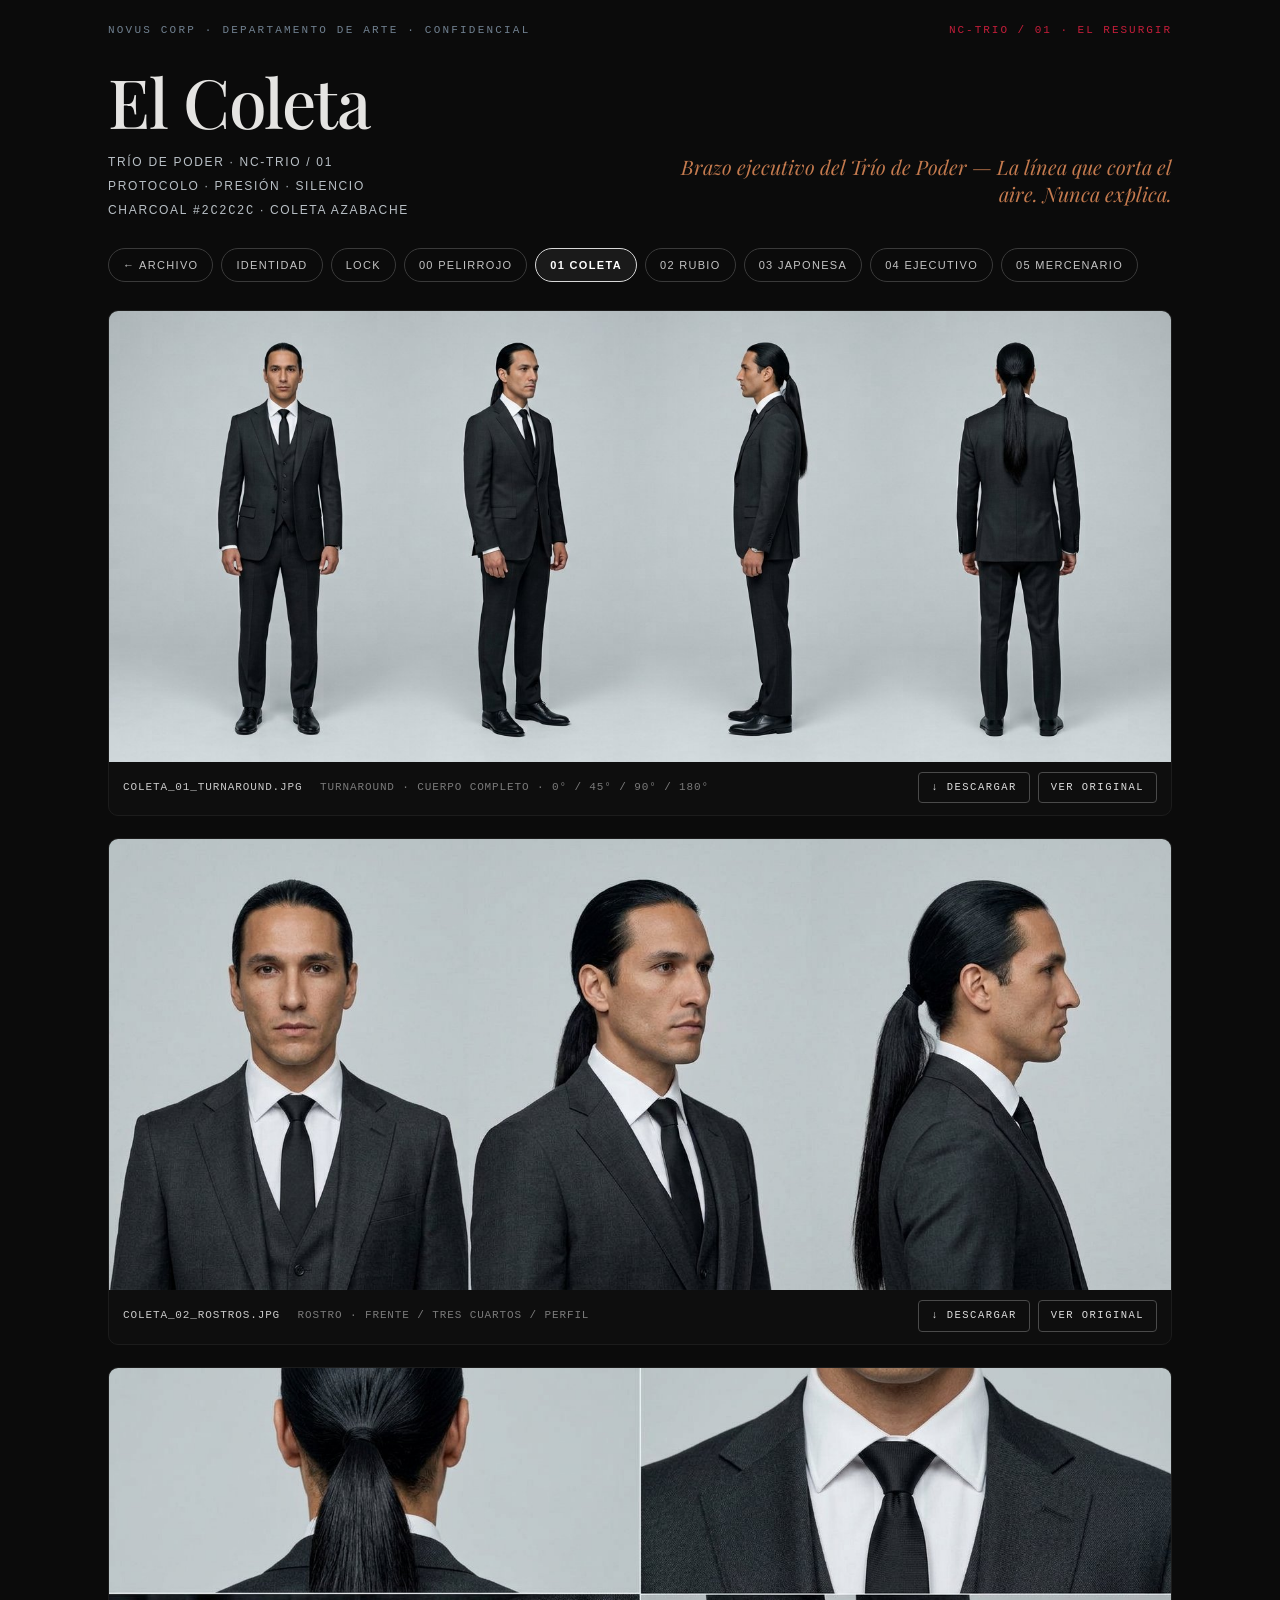
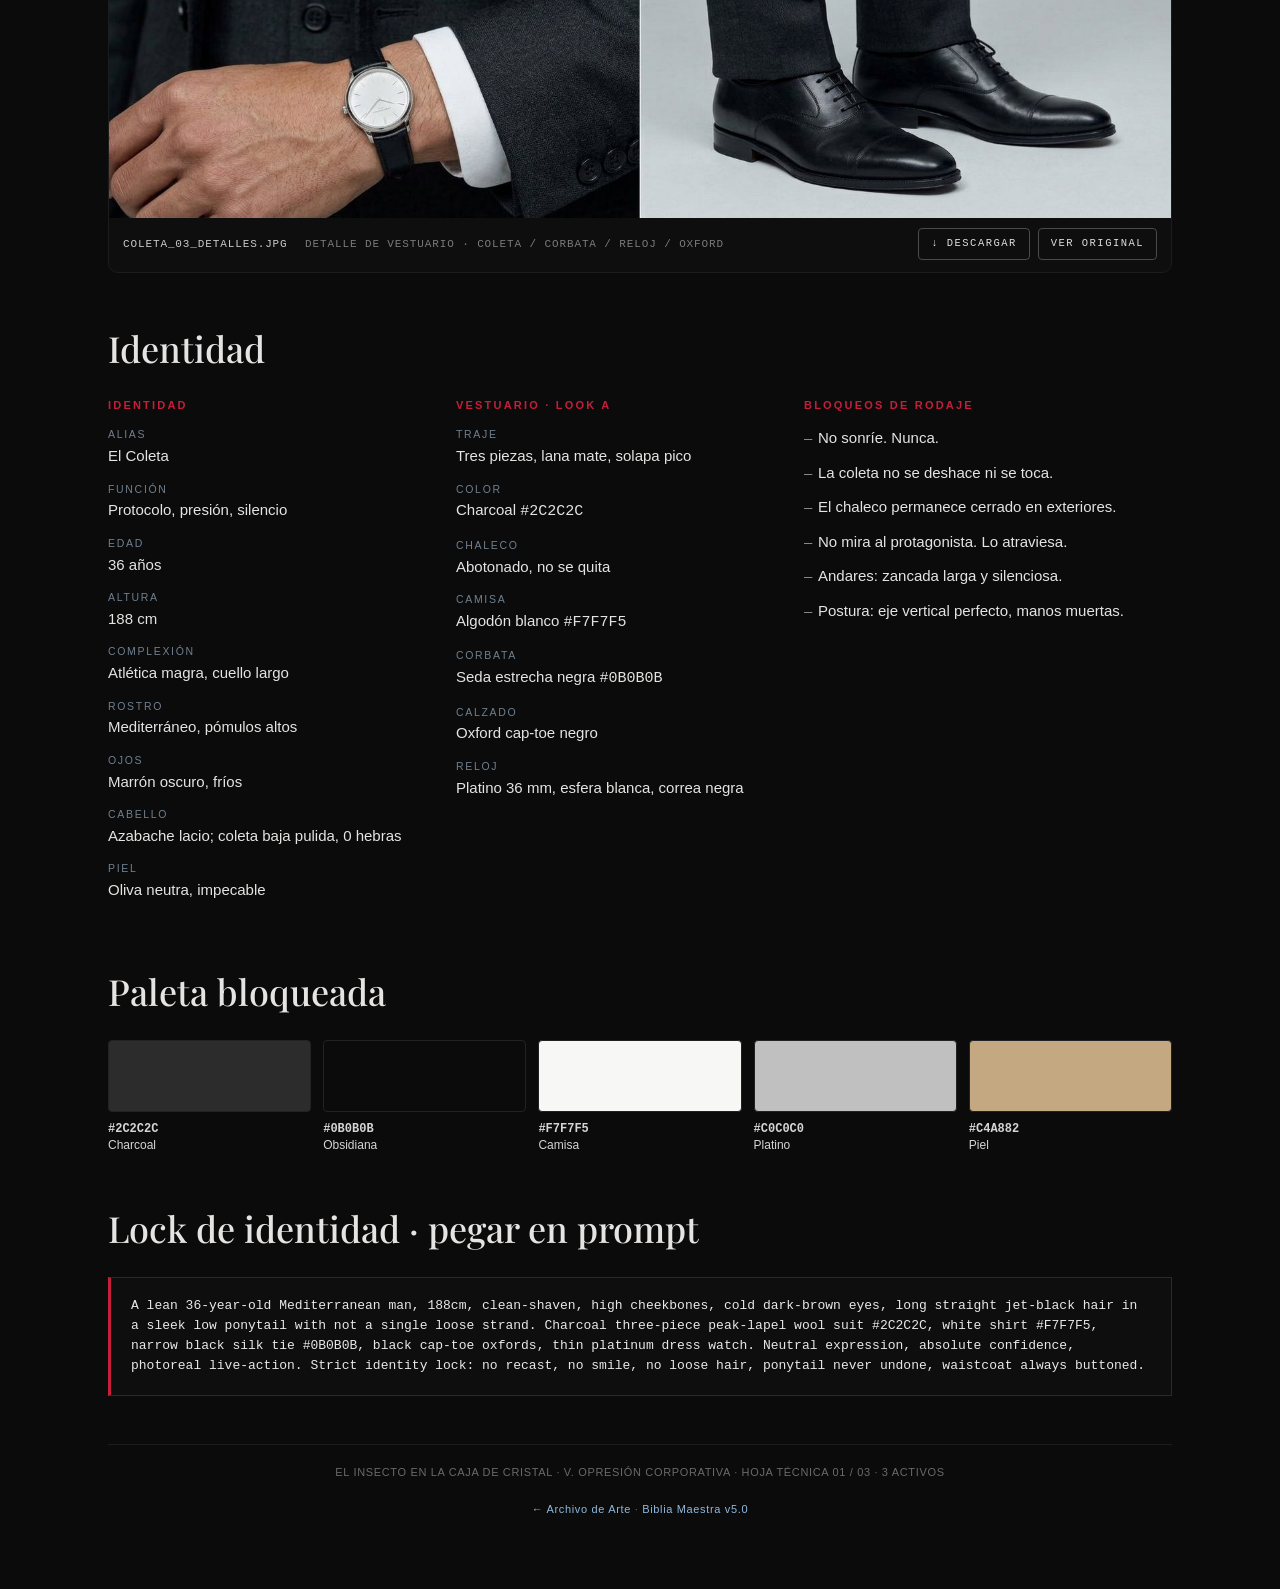
<file: archivo_arte/fichas/FICHA_01_EL_COLETA.html>
<!doctype html>
<html lang="es">
<head>
<meta charset="utf-8">
<meta name="viewport" content="width=device-width, initial-scale=1">
<title>El Coleta · NC-TRIO / 01 · El Resurgir</title>
<link rel="preconnect" href="https://fonts.googleapis.com">
<link rel="preconnect" href="https://fonts.gstatic.com" crossorigin>
<link href="https://fonts.googleapis.com/css2?family=Playfair+Display:ital,wght@0,500;0,600;1,500&display=swap" rel="stylesheet">
<link rel="stylesheet" href="ficha.css">
</head>
<body>
<div class="wrap">
  <div class="top">
    <div class="left mono">Novus Corp · Departamento de Arte · Confidencial</div>
    <div class="right mono">NC-TRIO / 01 · El Resurgir</div>
  </div>
  <h1>El Coleta</h1>
  <div class="mast">
    <div class="meta">
      <p class="row">Trío de Poder · NC-TRIO / 01</p>
      <p class="row">Protocolo · Presión · Silencio</p>
      <p class="row">Charcoal <span class="mono">#2C2C2C</span> · coleta azabache</p>
    </div>
    <p class="lema">Brazo ejecutivo del Trío de Poder — La línea que corta el aire. Nunca explica.</p>
  </div>
  <nav class="nav">
    <a class="pill" href="../index.html">← Archivo</a>
    <a class="pill" href="#identidad">Identidad</a>
    <a class="pill" href="#lock">Lock</a>
    <a class="pill" href="FICHA_00_EL_PELIRROJO.html">00 Pelirrojo</a>
    <a class="pill on" href="FICHA_01_EL_COLETA.html">01 Coleta</a>
    <a class="pill" href="FICHA_02_EL_RUBIO.html">02 Rubio</a>
    <a class="pill" href="FICHA_03_LA_JAPONESA.html">03 Japonesa</a>
    <a class="pill" href="FICHA_04_EL_EJECUTIVO_NC.html">04 Ejecutivo</a>
    <a class="pill" href="FICHA_05_EL_MERCENARIO.html">05 Mercenario</a>
  </nav>

  <figure class="asset">
    <div class="frame">
      <img src="../assets/COLETA_01_TURNAROUND.jpg" alt="Turnaround El Coleta">
    </div>
    <figcaption class="bar">
      <div class="id mono">COLETA_01_TURNAROUND.jpg <span>Turnaround · cuerpo completo · 0° / 45° / 90° / 180°</span></div>
      <div class="btns">
        <a class="btn mono" href="../assets/COLETA_01_TURNAROUND.jpg" download>↓ Descargar</a>
        <a class="btn mono" href="../assets/COLETA_01_TURNAROUND.jpg" target="_blank" rel="noopener">Ver original</a>
      </div>
    </figcaption>
  </figure>

  <figure class="asset">
    <div class="frame">
      <img src="../assets/COLETA_02_ROSTROS.jpg" alt="Rostros El Coleta">
    </div>
    <figcaption class="bar">
      <div class="id mono">COLETA_02_ROSTROS.jpg <span>Rostro · frente / tres cuartos / perfil</span></div>
      <div class="btns">
        <a class="btn mono" href="../assets/COLETA_02_ROSTROS.jpg" download>↓ Descargar</a>
        <a class="btn mono" href="../assets/COLETA_02_ROSTROS.jpg" target="_blank" rel="noopener">Ver original</a>
      </div>
    </figcaption>
  </figure>

  <figure class="asset">
    <div class="frame">
      <img src="../assets/COLETA_03_DETALLES.jpg" alt="Detalles El Coleta">
    </div>
    <figcaption class="bar">
      <div class="id mono">COLETA_03_DETALLES.jpg <span>Detalle de vestuario · coleta / corbata / reloj / Oxford</span></div>
      <div class="btns">
        <a class="btn mono" href="../assets/COLETA_03_DETALLES.jpg" download>↓ Descargar</a>
        <a class="btn mono" href="../assets/COLETA_03_DETALLES.jpg" target="_blank" rel="noopener">Ver original</a>
      </div>
    </figcaption>
  </figure>

  <h2 id="identidad">Identidad</h2>
  <div class="matriz">
    <div class="col">
      <h3>Identidad</h3>
      <div class="field"><div class="k">Alias</div><div class="v">El Coleta</div></div>
      <div class="field"><div class="k">Función</div><div class="v">Protocolo, presión, silencio</div></div>
      <div class="field"><div class="k">Edad</div><div class="v">36 años</div></div>
      <div class="field"><div class="k">Altura</div><div class="v">188 cm</div></div>
      <div class="field"><div class="k">Complexión</div><div class="v">Atlética magra, cuello largo</div></div>
      <div class="field"><div class="k">Rostro</div><div class="v">Mediterráneo, pómulos altos</div></div>
      <div class="field"><div class="k">Ojos</div><div class="v">Marrón oscuro, fríos</div></div>
      <div class="field"><div class="k">Cabello</div><div class="v">Azabache lacio; coleta baja pulida, 0 hebras</div></div>
      <div class="field"><div class="k">Piel</div><div class="v">Oliva neutra, impecable</div></div>
    </div>
    <div class="col">
      <h3>Vestuario · Look A</h3>
      <div class="field"><div class="k">Traje</div><div class="v">Tres piezas, lana mate, solapa pico</div></div>
      <div class="field"><div class="k">Color</div><div class="v">Charcoal <span class="mono">#2C2C2C</span></div></div>
      <div class="field"><div class="k">Chaleco</div><div class="v">Abotonado, no se quita</div></div>
      <div class="field"><div class="k">Camisa</div><div class="v">Algodón blanco <span class="mono">#F7F7F5</span></div></div>
      <div class="field"><div class="k">Corbata</div><div class="v">Seda estrecha negra <span class="mono">#0B0B0B</span></div></div>
      <div class="field"><div class="k">Calzado</div><div class="v">Oxford cap-toe negro</div></div>
      <div class="field"><div class="k">Reloj</div><div class="v">Platino 36 mm, esfera blanca, correa negra</div></div>
    </div>
    <div class="col">
      <h3>Bloqueos de rodaje</h3>
      <ul class="leyes">
        <li>No sonríe. Nunca.</li>
        <li>La coleta no se deshace ni se toca.</li>
        <li>El chaleco permanece cerrado en exteriores.</li>
        <li>No mira al protagonista. Lo atraviesa.</li>
        <li>Andares: zancada larga y silenciosa.</li>
        <li>Postura: eje vertical perfecto, manos muertas.</li>
      </ul>
    </div>
  </div>

  <h2>Paleta bloqueada</h2>
  <div class="swatches">
    <div class="swatch"><div class="chip" style="background:#2C2C2C"></div><div class="lab"><b class="mono">#2C2C2C</b><br>Charcoal</div></div>
    <div class="swatch"><div class="chip" style="background:#0B0B0B"></div><div class="lab"><b class="mono">#0B0B0B</b><br>Obsidiana</div></div>
    <div class="swatch"><div class="chip" style="background:#F7F7F5"></div><div class="lab"><b class="mono">#F7F7F5</b><br>Camisa</div></div>
    <div class="swatch"><div class="chip" style="background:#C0C0C0"></div><div class="lab"><b class="mono">#C0C0C0</b><br>Platino</div></div>
    <div class="swatch"><div class="chip" style="background:#C4A882"></div><div class="lab"><b class="mono">#C4A882</b><br>Piel</div></div>
  </div>

  <section class="lock" id="lock">
    <h2>Lock de identidad · pegar en prompt</h2>
    <pre>A lean 36-year-old Mediterranean man, 188cm, clean-shaven, high cheekbones, cold dark-brown eyes, long straight jet-black hair in a sleek low ponytail with not a single loose strand. Charcoal three-piece peak-lapel wool suit #2C2C2C, white shirt #F7F7F5, narrow black silk tie #0B0B0B, black cap-toe oxfords, thin platinum dress watch. Neutral expression, absolute confidence, photoreal live-action. Strict identity lock: no recast, no smile, no loose hair, ponytail never undone, waistcoat always buttoned.</pre>
  </section>

  <footer>
    EL INSECTO EN LA CAJA DE CRISTAL · V. OPRESIÓN CORPORATIVA · HOJA TÉCNICA 01 / 03 · 3 ACTIVOS<br><br>
    <a href="../index.html">← Archivo de Arte</a> · <a href="../../BIBLIA_MAESTRA_v5.0.md">Biblia Maestra v5.0</a>
  </footer>
</div>
</body>
</html>
</file>
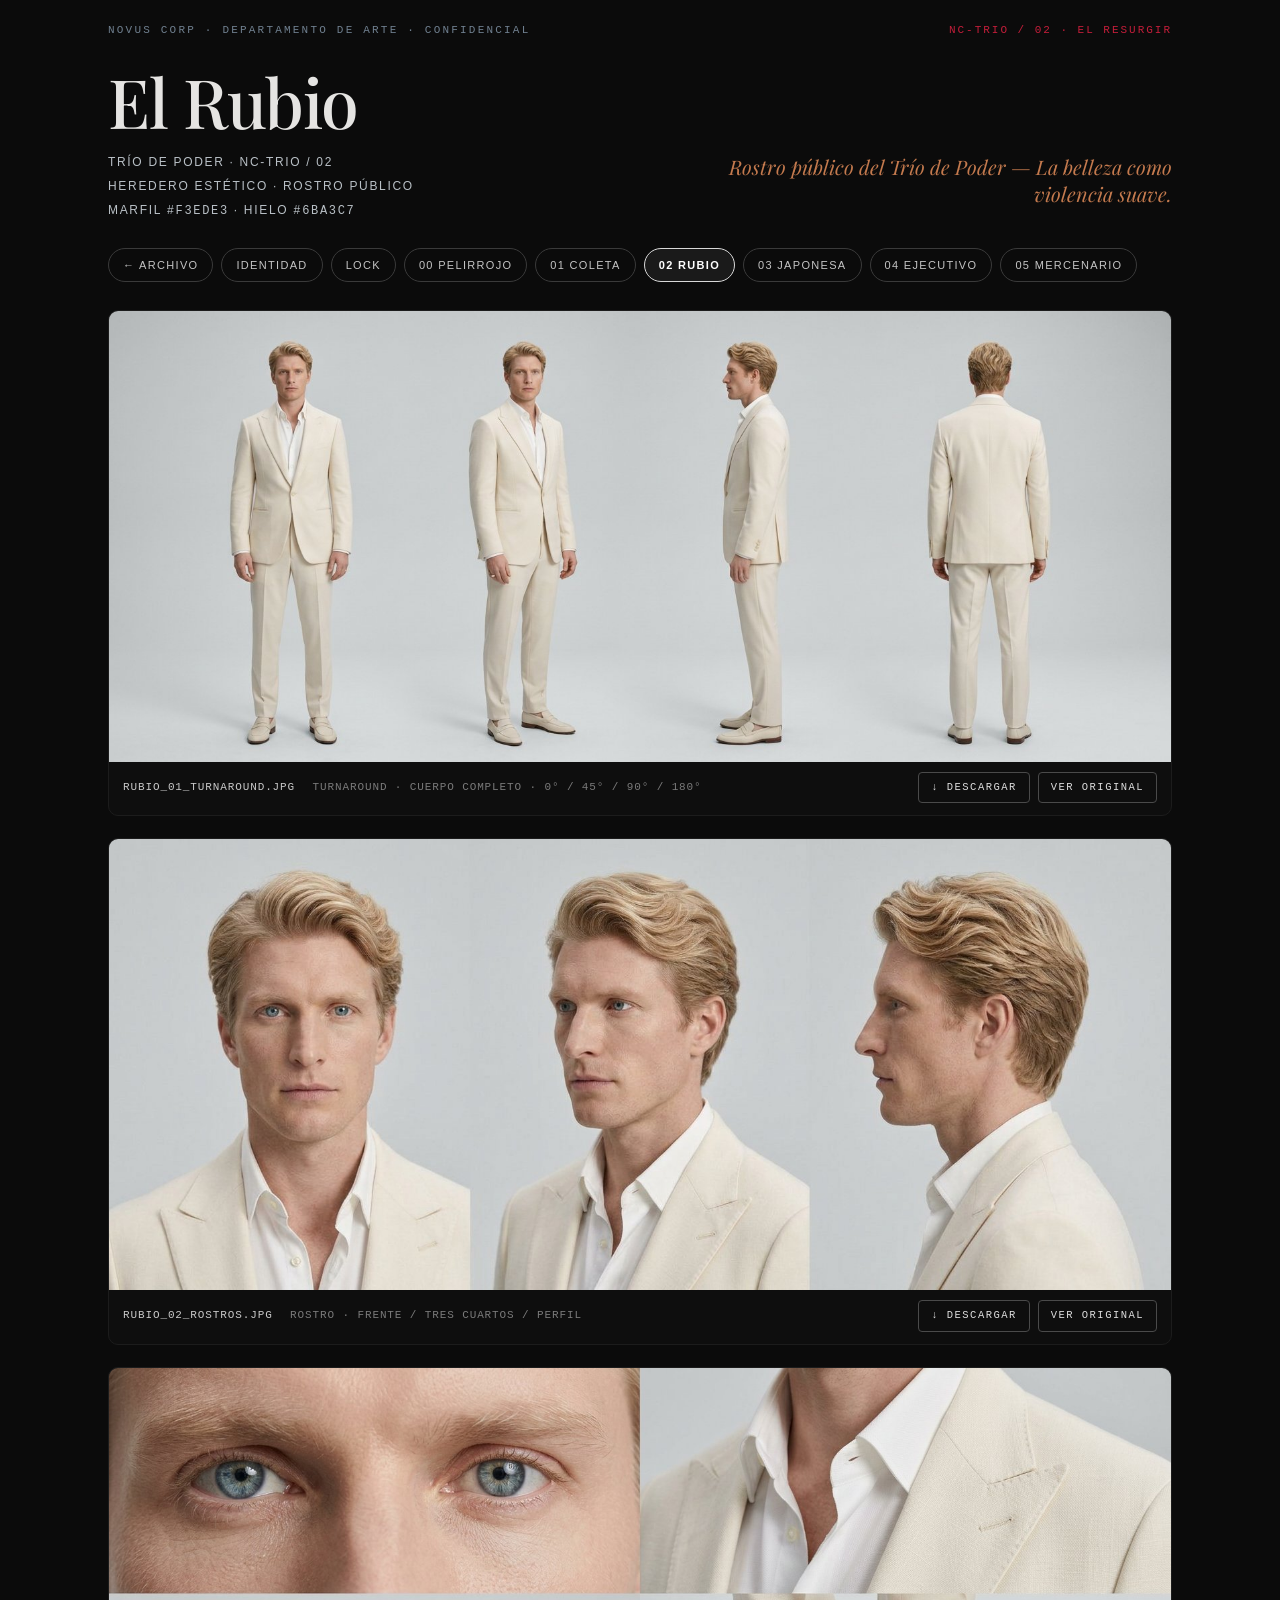
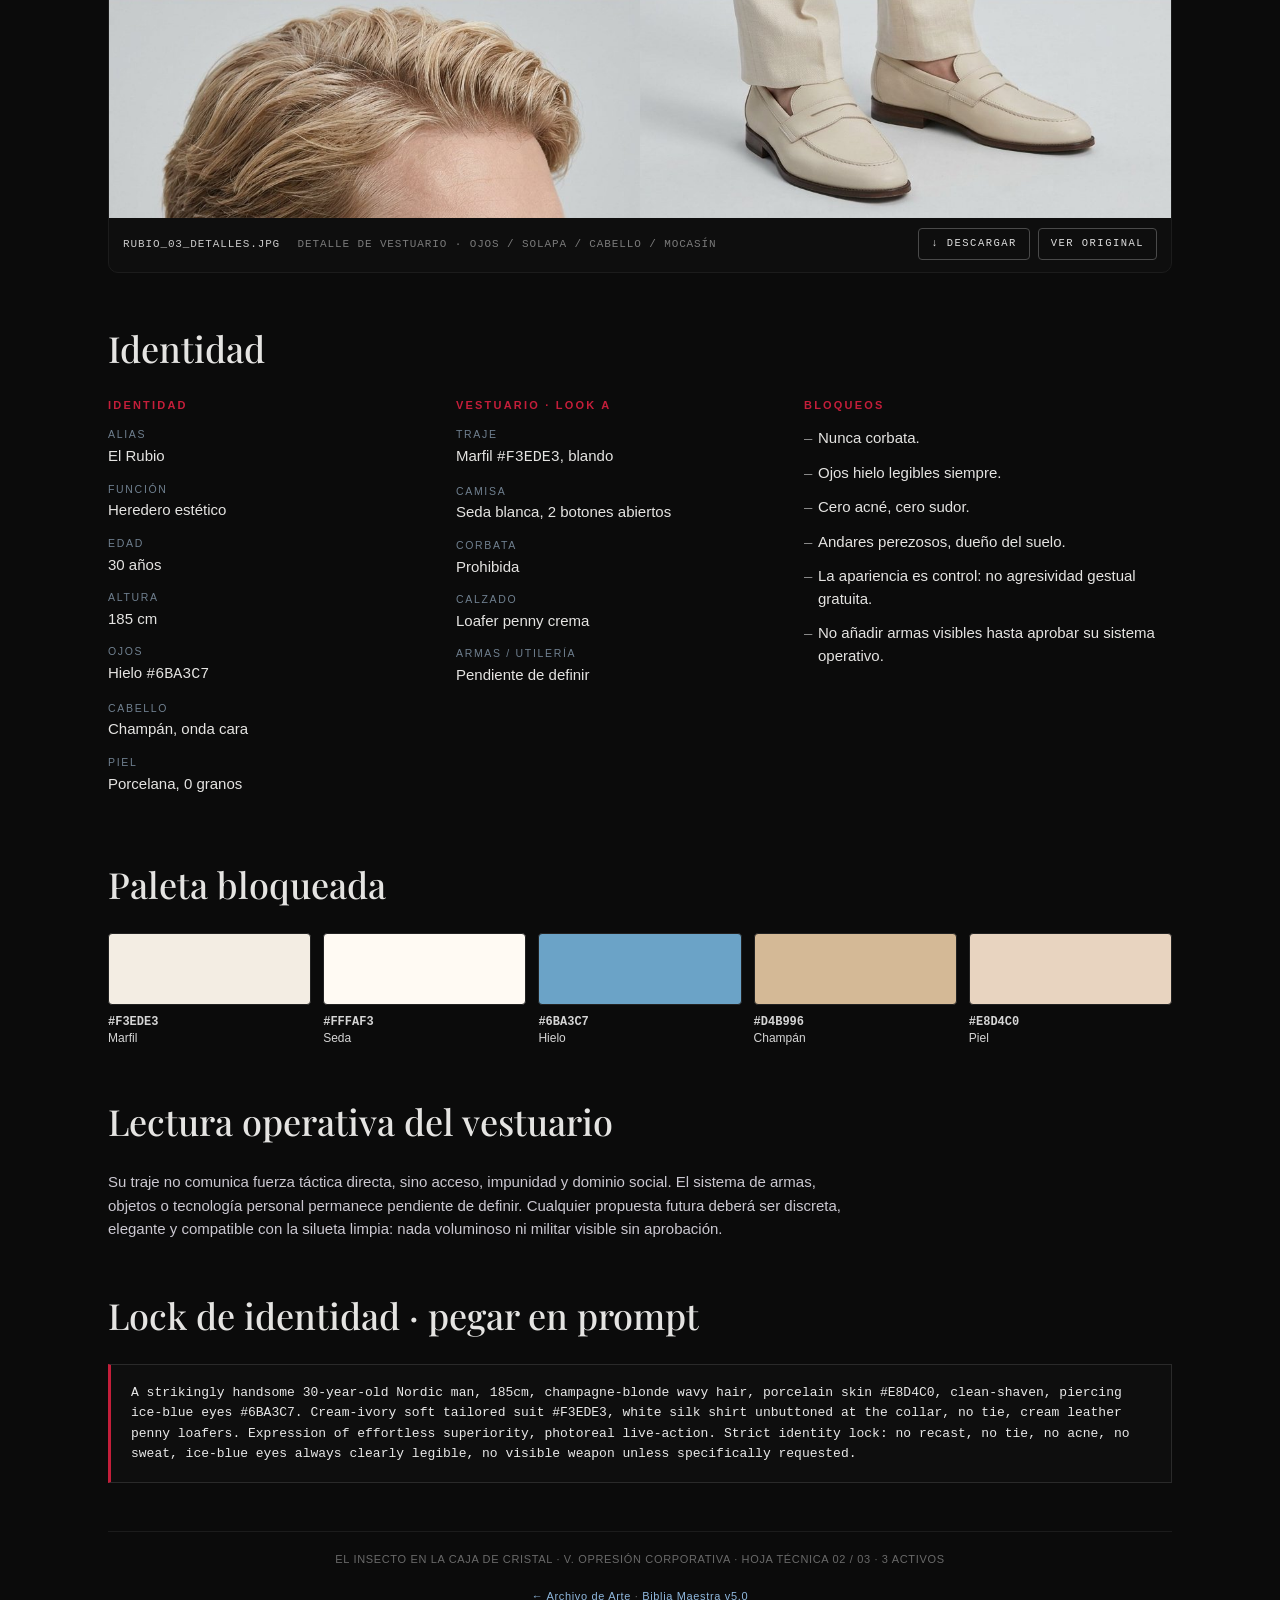
<file: archivo_arte/fichas/FICHA_02_EL_RUBIO.html>
<!doctype html>
<html lang="es">
<head>
<meta charset="utf-8">
<meta name="viewport" content="width=device-width, initial-scale=1">
<title>El Rubio · NC-TRIO / 02 · El Resurgir</title>
<link rel="preconnect" href="https://fonts.googleapis.com">
<link rel="preconnect" href="https://fonts.gstatic.com" crossorigin>
<link href="https://fonts.googleapis.com/css2?family=Playfair+Display:ital,wght@0,500;0,600;1,500&display=swap" rel="stylesheet">
<link rel="stylesheet" href="ficha.css">
</head>
<body>
<div class="wrap">
  <div class="top">
    <div class="left mono">Novus Corp · Departamento de Arte · Confidencial</div>
    <div class="right mono">NC-TRIO / 02 · El Resurgir</div>
  </div>
  <h1>El Rubio</h1>
  <div class="mast">
    <div class="meta">
      <p class="row">Trío de Poder · NC-TRIO / 02</p>
      <p class="row">Heredero estético · Rostro público</p>
      <p class="row">Marfil <span class="mono">#F3EDE3</span> · Hielo <span class="mono">#6BA3C7</span></p>
    </div>
    <p class="lema">Rostro público del Trío de Poder — La belleza como violencia suave.</p>
  </div>
  <nav class="nav">
    <a class="pill" href="../index.html">← Archivo</a>
    <a class="pill" href="#identidad">Identidad</a>
    <a class="pill" href="#lock">Lock</a>
    <a class="pill" href="FICHA_00_EL_PELIRROJO.html">00 Pelirrojo</a>
    <a class="pill" href="FICHA_01_EL_COLETA.html">01 Coleta</a>
    <a class="pill on" href="FICHA_02_EL_RUBIO.html">02 Rubio</a>
    <a class="pill" href="FICHA_03_LA_JAPONESA.html">03 Japonesa</a>
    <a class="pill" href="FICHA_04_EL_EJECUTIVO_NC.html">04 Ejecutivo</a>
    <a class="pill" href="FICHA_05_EL_MERCENARIO.html">05 Mercenario</a>
  </nav>

  <figure class="asset">
    <div class="frame">
      <img src="../assets/RUBIO_01_TURNAROUND.jpg" alt="Turnaround El Rubio">
    </div>
    <figcaption class="bar">
      <div class="id mono">RUBIO_01_TURNAROUND.jpg <span>Turnaround · cuerpo completo · 0° / 45° / 90° / 180°</span></div>
      <div class="btns">
        <a class="btn mono" href="../assets/RUBIO_01_TURNAROUND.jpg" download>↓ Descargar</a>
        <a class="btn mono" href="../assets/RUBIO_01_TURNAROUND.jpg" target="_blank" rel="noopener">Ver original</a>
      </div>
    </figcaption>
  </figure>

  <figure class="asset">
    <div class="frame">
      <img src="../assets/RUBIO_02_ROSTROS.jpg" alt="Rostros El Rubio">
    </div>
    <figcaption class="bar">
      <div class="id mono">RUBIO_02_ROSTROS.jpg <span>Rostro · frente / tres cuartos / perfil</span></div>
      <div class="btns">
        <a class="btn mono" href="../assets/RUBIO_02_ROSTROS.jpg" download>↓ Descargar</a>
        <a class="btn mono" href="../assets/RUBIO_02_ROSTROS.jpg" target="_blank" rel="noopener">Ver original</a>
      </div>
    </figcaption>
  </figure>

  <figure class="asset">
    <div class="frame">
      <img src="../assets/RUBIO_03_DETALLES.jpg" alt="Detalles El Rubio">
    </div>
    <figcaption class="bar">
      <div class="id mono">RUBIO_03_DETALLES.jpg <span>Detalle de vestuario · ojos / solapa / cabello / mocasín</span></div>
      <div class="btns">
        <a class="btn mono" href="../assets/RUBIO_03_DETALLES.jpg" download>↓ Descargar</a>
        <a class="btn mono" href="../assets/RUBIO_03_DETALLES.jpg" target="_blank" rel="noopener">Ver original</a>
      </div>
    </figcaption>
  </figure>

  <h2 id="identidad">Identidad</h2>
  <div class="matriz">
    <div class="col">
      <h3>Identidad</h3>
      <div class="field"><div class="k">Alias</div><div class="v">El Rubio</div></div>
      <div class="field"><div class="k">Función</div><div class="v">Heredero estético</div></div>
      <div class="field"><div class="k">Edad</div><div class="v">30 años</div></div>
      <div class="field"><div class="k">Altura</div><div class="v">185 cm</div></div>
      <div class="field"><div class="k">Ojos</div><div class="v">Hielo <span class="mono">#6BA3C7</span></div></div>
      <div class="field"><div class="k">Cabello</div><div class="v">Champán, onda cara</div></div>
      <div class="field"><div class="k">Piel</div><div class="v">Porcelana, 0 granos</div></div>
    </div>
    <div class="col">
      <h3>Vestuario · Look A</h3>
      <div class="field"><div class="k">Traje</div><div class="v">Marfil <span class="mono">#F3EDE3</span>, blando</div></div>
      <div class="field"><div class="k">Camisa</div><div class="v">Seda blanca, 2 botones abiertos</div></div>
      <div class="field"><div class="k">Corbata</div><div class="v">Prohibida</div></div>
      <div class="field"><div class="k">Calzado</div><div class="v">Loafer penny crema</div></div>
      <div class="field"><div class="k">Armas / utilería</div><div class="v">Pendiente de definir</div></div>
    </div>
    <div class="col">
      <h3>Bloqueos</h3>
      <ul class="leyes">
        <li>Nunca corbata.</li>
        <li>Ojos hielo legibles siempre.</li>
        <li>Cero acné, cero sudor.</li>
        <li>Andares perezosos, dueño del suelo.</li>
        <li>La apariencia es control: no agresividad gestual gratuita.</li>
        <li>No añadir armas visibles hasta aprobar su sistema operativo.</li>
      </ul>
    </div>
  </div>

  <h2>Paleta bloqueada</h2>
  <div class="swatches">
    <div class="swatch"><div class="chip" style="background:#F3EDE3"></div><div class="lab"><b class="mono">#F3EDE3</b><br>Marfil</div></div>
    <div class="swatch"><div class="chip" style="background:#FFFAF3"></div><div class="lab"><b class="mono">#FFFAF3</b><br>Seda</div></div>
    <div class="swatch"><div class="chip" style="background:#6BA3C7"></div><div class="lab"><b class="mono">#6BA3C7</b><br>Hielo</div></div>
    <div class="swatch"><div class="chip" style="background:#D4B996"></div><div class="lab"><b class="mono">#D4B996</b><br>Champán</div></div>
    <div class="swatch"><div class="chip" style="background:#E8D4C0"></div><div class="lab"><b class="mono">#E8D4C0</b><br>Piel</div></div>
  </div>

  <h2>Lectura operativa del vestuario</h2>
  <p style="color:#CBC8D1;max-width:760px;margin:0 0 28px;line-height:1.55">Su traje no comunica fuerza táctica directa, sino acceso, impunidad y dominio social. El sistema de armas, objetos o tecnología personal permanece pendiente de definir. Cualquier propuesta futura deberá ser discreta, elegante y compatible con la silueta limpia: nada voluminoso ni militar visible sin aprobación.</p>

  <section class="lock" id="lock">
    <h2>Lock de identidad · pegar en prompt</h2>
    <pre>A strikingly handsome 30-year-old Nordic man, 185cm, champagne-blonde wavy hair, porcelain skin #E8D4C0, clean-shaven, piercing ice-blue eyes #6BA3C7. Cream-ivory soft tailored suit #F3EDE3, white silk shirt unbuttoned at the collar, no tie, cream leather penny loafers. Expression of effortless superiority, photoreal live-action. Strict identity lock: no recast, no tie, no acne, no sweat, ice-blue eyes always clearly legible, no visible weapon unless specifically requested.</pre>
  </section>

  <footer>
    EL INSECTO EN LA CAJA DE CRISTAL · V. OPRESIÓN CORPORATIVA · HOJA TÉCNICA 02 / 03 · 3 ACTIVOS<br><br>
    <a href="../index.html">← Archivo de Arte</a> · <a href="../../BIBLIA_MAESTRA_v5.0.md">Biblia Maestra v5.0</a>
  </footer>
</div>
</body>
</html>
</file>
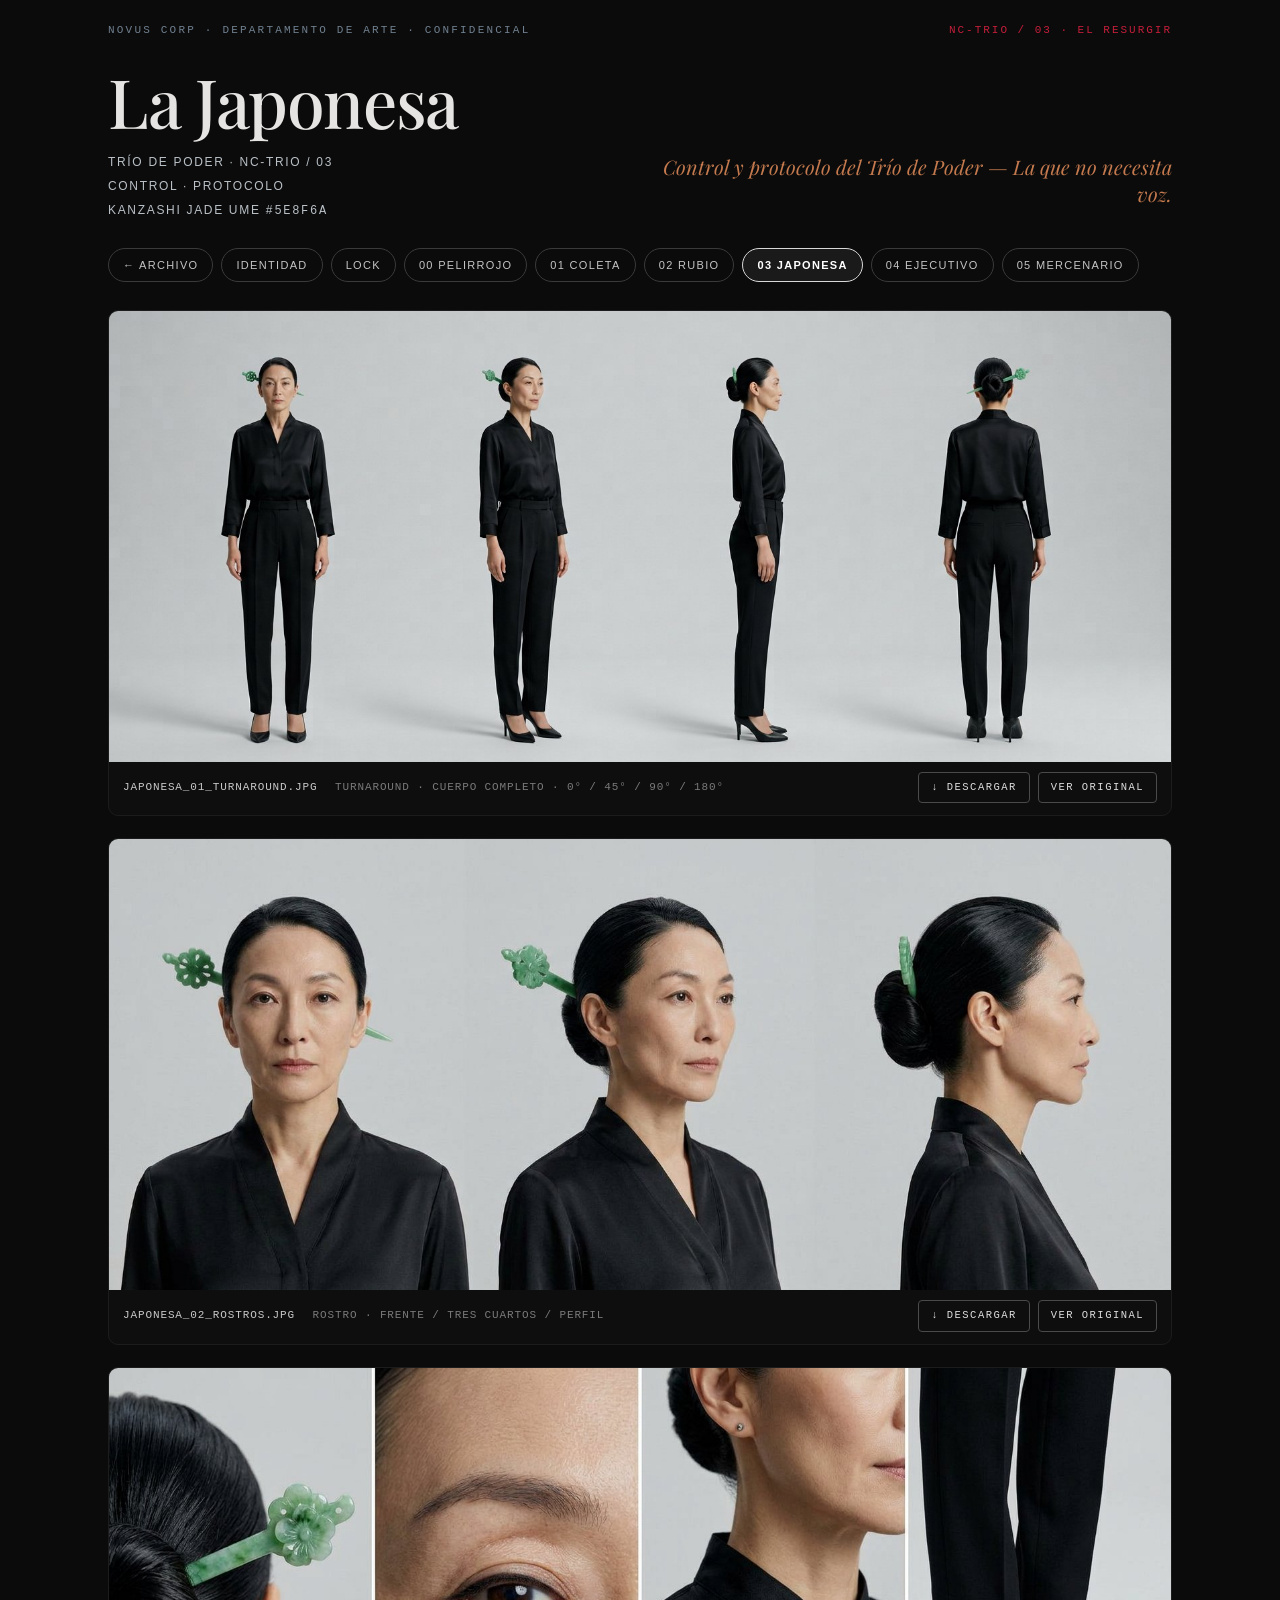
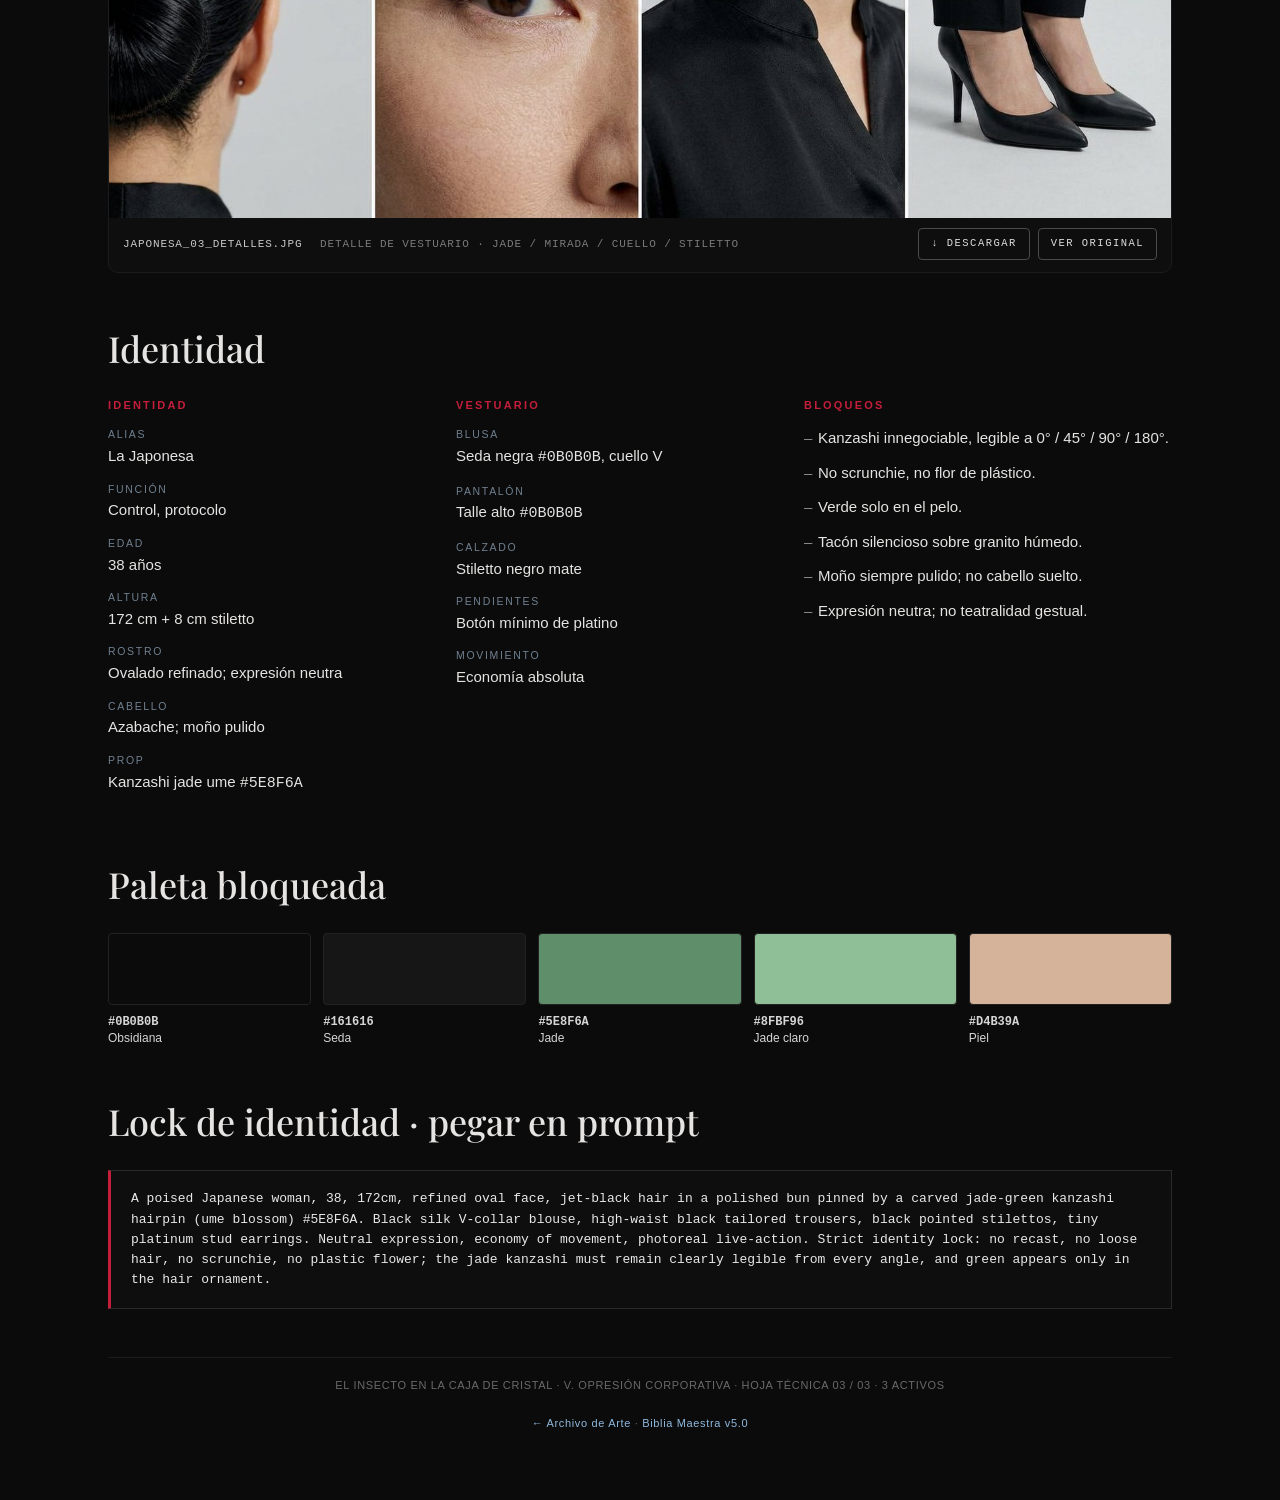
<file: archivo_arte/fichas/FICHA_03_LA_JAPONESA.html>
<!doctype html>
<html lang="es">
<head>
<meta charset="utf-8">
<meta name="viewport" content="width=device-width, initial-scale=1">
<title>La Japonesa · NC-TRIO / 03 · El Resurgir</title>
<link rel="preconnect" href="https://fonts.googleapis.com">
<link rel="preconnect" href="https://fonts.gstatic.com" crossorigin>
<link href="https://fonts.googleapis.com/css2?family=Playfair+Display:ital,wght@0,500;0,600;1,500&display=swap" rel="stylesheet">
<link rel="stylesheet" href="ficha.css">
</head>
<body>
<div class="wrap">
  <div class="top">
    <div class="left mono">Novus Corp · Departamento de Arte · Confidencial</div>
    <div class="right mono">NC-TRIO / 03 · El Resurgir</div>
  </div>
  <h1>La Japonesa</h1>
  <div class="mast">
    <div class="meta">
      <p class="row">Trío de Poder · NC-TRIO / 03</p>
      <p class="row">Control · Protocolo</p>
      <p class="row">Kanzashi jade ume <span class="mono">#5E8F6A</span></p>
    </div>
    <p class="lema">Control y protocolo del Trío de Poder — La que no necesita voz.</p>
  </div>
  <nav class="nav">
    <a class="pill" href="../index.html">← Archivo</a>
    <a class="pill" href="#identidad">Identidad</a>
    <a class="pill" href="#lock">Lock</a>
    <a class="pill" href="FICHA_00_EL_PELIRROJO.html">00 Pelirrojo</a>
    <a class="pill" href="FICHA_01_EL_COLETA.html">01 Coleta</a>
    <a class="pill" href="FICHA_02_EL_RUBIO.html">02 Rubio</a>
    <a class="pill on" href="FICHA_03_LA_JAPONESA.html">03 Japonesa</a>
    <a class="pill" href="FICHA_04_EL_EJECUTIVO_NC.html">04 Ejecutivo</a>
    <a class="pill" href="FICHA_05_EL_MERCENARIO.html">05 Mercenario</a>
  </nav>

  <figure class="asset">
    <div class="frame">
      <img src="../assets/JAPONESA_01_TURNAROUND.jpg" alt="Turnaround La Japonesa">
    </div>
    <figcaption class="bar">
      <div class="id mono">JAPONESA_01_TURNAROUND.jpg <span>Turnaround · cuerpo completo · 0° / 45° / 90° / 180°</span></div>
      <div class="btns">
        <a class="btn mono" href="../assets/JAPONESA_01_TURNAROUND.jpg" download>↓ Descargar</a>
        <a class="btn mono" href="../assets/JAPONESA_01_TURNAROUND.jpg" target="_blank" rel="noopener">Ver original</a>
      </div>
    </figcaption>
  </figure>

  <figure class="asset">
    <div class="frame">
      <img src="../assets/JAPONESA_02_ROSTROS.jpg" alt="Rostros La Japonesa">
    </div>
    <figcaption class="bar">
      <div class="id mono">JAPONESA_02_ROSTROS.jpg <span>Rostro · frente / tres cuartos / perfil</span></div>
      <div class="btns">
        <a class="btn mono" href="../assets/JAPONESA_02_ROSTROS.jpg" download>↓ Descargar</a>
        <a class="btn mono" href="../assets/JAPONESA_02_ROSTROS.jpg" target="_blank" rel="noopener">Ver original</a>
      </div>
    </figcaption>
  </figure>

  <figure class="asset">
    <div class="frame">
      <img src="../assets/JAPONESA_03_DETALLES.jpg" alt="Detalles La Japonesa">
    </div>
    <figcaption class="bar">
      <div class="id mono">JAPONESA_03_DETALLES.jpg <span>Detalle de vestuario · jade / mirada / cuello / stiletto</span></div>
      <div class="btns">
        <a class="btn mono" href="../assets/JAPONESA_03_DETALLES.jpg" download>↓ Descargar</a>
        <a class="btn mono" href="../assets/JAPONESA_03_DETALLES.jpg" target="_blank" rel="noopener">Ver original</a>
      </div>
    </figcaption>
  </figure>

  <h2 id="identidad">Identidad</h2>
  <div class="matriz">
    <div class="col">
      <h3>Identidad</h3>
      <div class="field"><div class="k">Alias</div><div class="v">La Japonesa</div></div>
      <div class="field"><div class="k">Función</div><div class="v">Control, protocolo</div></div>
      <div class="field"><div class="k">Edad</div><div class="v">38 años</div></div>
      <div class="field"><div class="k">Altura</div><div class="v">172 cm + 8 cm stiletto</div></div>
      <div class="field"><div class="k">Rostro</div><div class="v">Ovalado refinado; expresión neutra</div></div>
      <div class="field"><div class="k">Cabello</div><div class="v">Azabache; moño pulido</div></div>
      <div class="field"><div class="k">Prop</div><div class="v">Kanzashi jade ume <span class="mono">#5E8F6A</span></div></div>
    </div>
    <div class="col">
      <h3>Vestuario</h3>
      <div class="field"><div class="k">Blusa</div><div class="v">Seda negra <span class="mono">#0B0B0B</span>, cuello V</div></div>
      <div class="field"><div class="k">Pantalón</div><div class="v">Talle alto <span class="mono">#0B0B0B</span></div></div>
      <div class="field"><div class="k">Calzado</div><div class="v">Stiletto negro mate</div></div>
      <div class="field"><div class="k">Pendientes</div><div class="v">Botón mínimo de platino</div></div>
      <div class="field"><div class="k">Movimiento</div><div class="v">Economía absoluta</div></div>
    </div>
    <div class="col">
      <h3>Bloqueos</h3>
      <ul class="leyes">
        <li>Kanzashi innegociable, legible a 0° / 45° / 90° / 180°.</li>
        <li>No scrunchie, no flor de plástico.</li>
        <li>Verde solo en el pelo.</li>
        <li>Tacón silencioso sobre granito húmedo.</li>
        <li>Moño siempre pulido; no cabello suelto.</li>
        <li>Expresión neutra; no teatralidad gestual.</li>
      </ul>
    </div>
  </div>

  <h2>Paleta bloqueada</h2>
  <div class="swatches">
    <div class="swatch"><div class="chip" style="background:#0B0B0B"></div><div class="lab"><b class="mono">#0B0B0B</b><br>Obsidiana</div></div>
    <div class="swatch"><div class="chip" style="background:#161616"></div><div class="lab"><b class="mono">#161616</b><br>Seda</div></div>
    <div class="swatch"><div class="chip" style="background:#5E8F6A"></div><div class="lab"><b class="mono">#5E8F6A</b><br>Jade</div></div>
    <div class="swatch"><div class="chip" style="background:#8FBF96"></div><div class="lab"><b class="mono">#8FBF96</b><br>Jade claro</div></div>
    <div class="swatch"><div class="chip" style="background:#D4B39A"></div><div class="lab"><b class="mono">#D4B39A</b><br>Piel</div></div>
  </div>

  <section class="lock" id="lock">
    <h2>Lock de identidad · pegar en prompt</h2>
    <pre>A poised Japanese woman, 38, 172cm, refined oval face, jet-black hair in a polished bun pinned by a carved jade-green kanzashi hairpin (ume blossom) #5E8F6A. Black silk V-collar blouse, high-waist black tailored trousers, black pointed stilettos, tiny platinum stud earrings. Neutral expression, economy of movement, photoreal live-action. Strict identity lock: no recast, no loose hair, no scrunchie, no plastic flower; the jade kanzashi must remain clearly legible from every angle, and green appears only in the hair ornament.</pre>
  </section>

  <footer>
    EL INSECTO EN LA CAJA DE CRISTAL · V. OPRESIÓN CORPORATIVA · HOJA TÉCNICA 03 / 03 · 3 ACTIVOS<br><br>
    <a href="../index.html">← Archivo de Arte</a> · <a href="../../BIBLIA_MAESTRA_v5.0.md">Biblia Maestra v5.0</a>
  </footer>
</div>
</body>
</html>
</file>
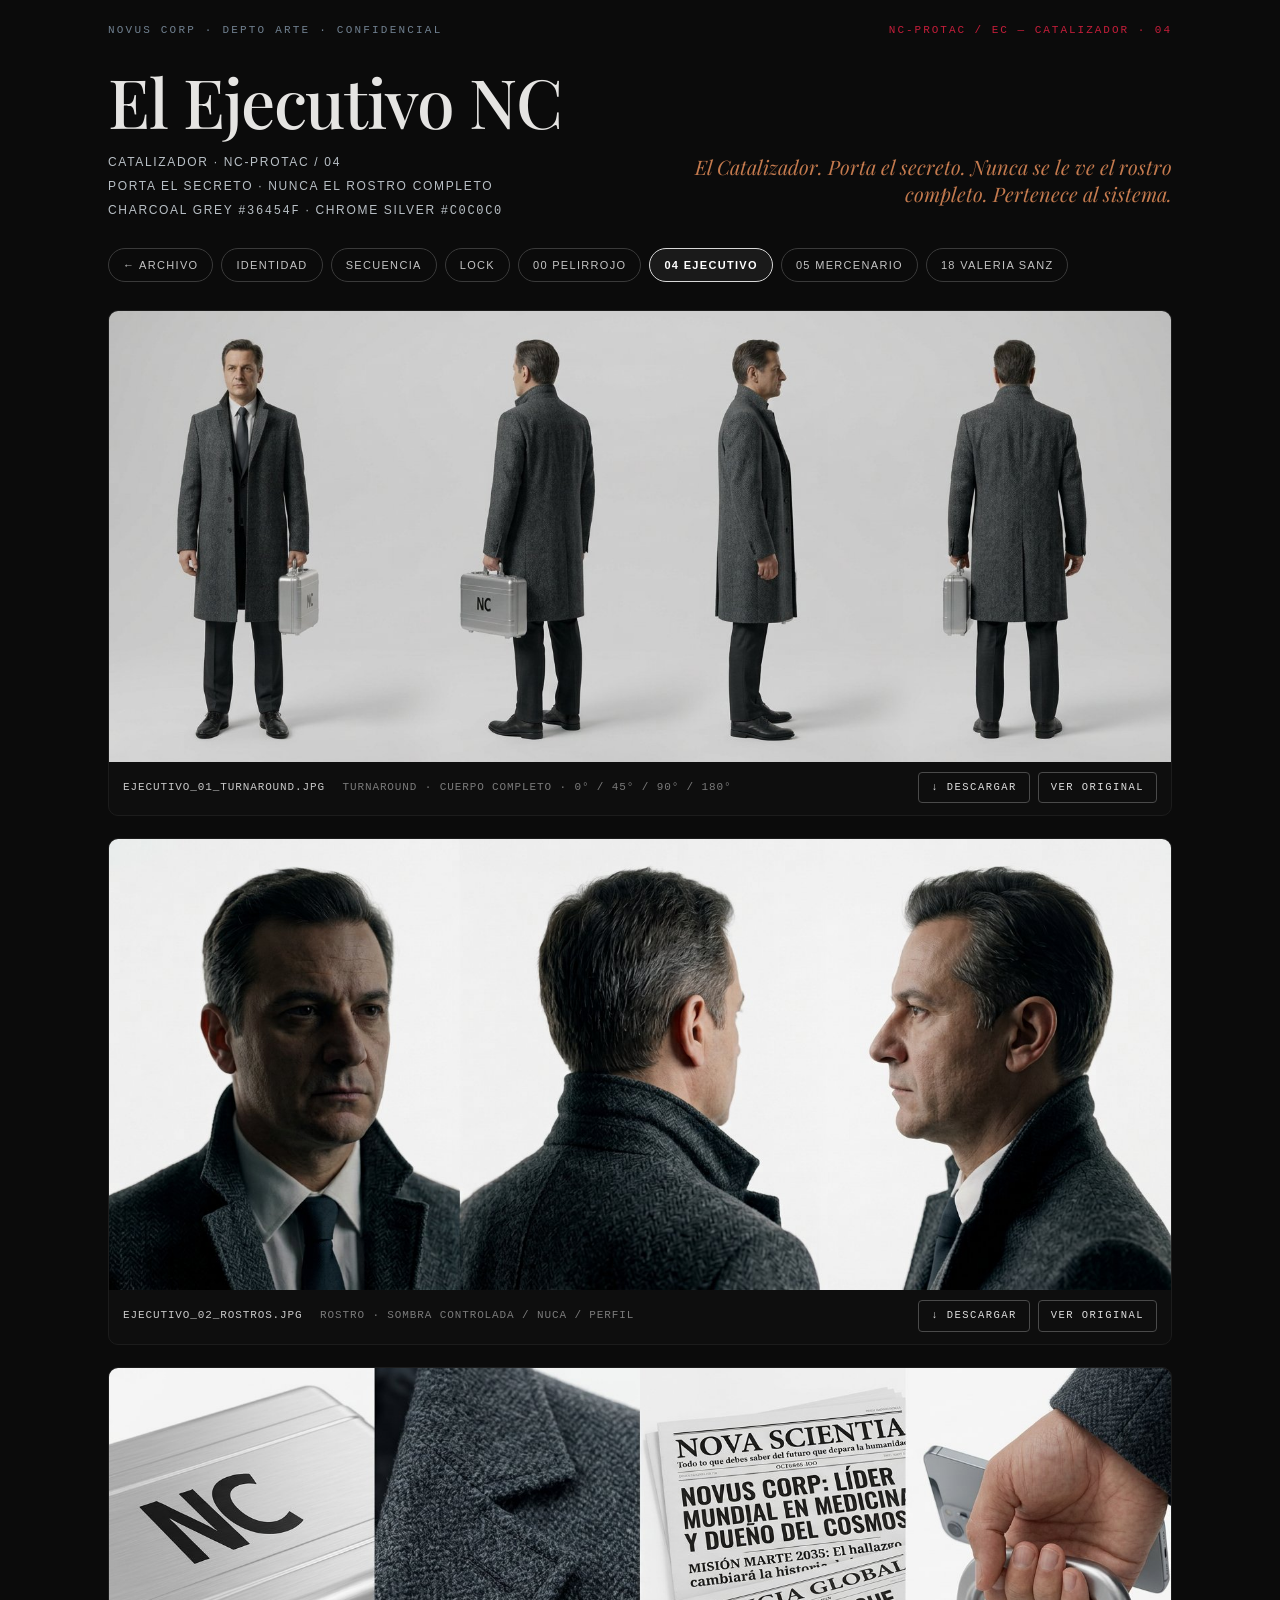
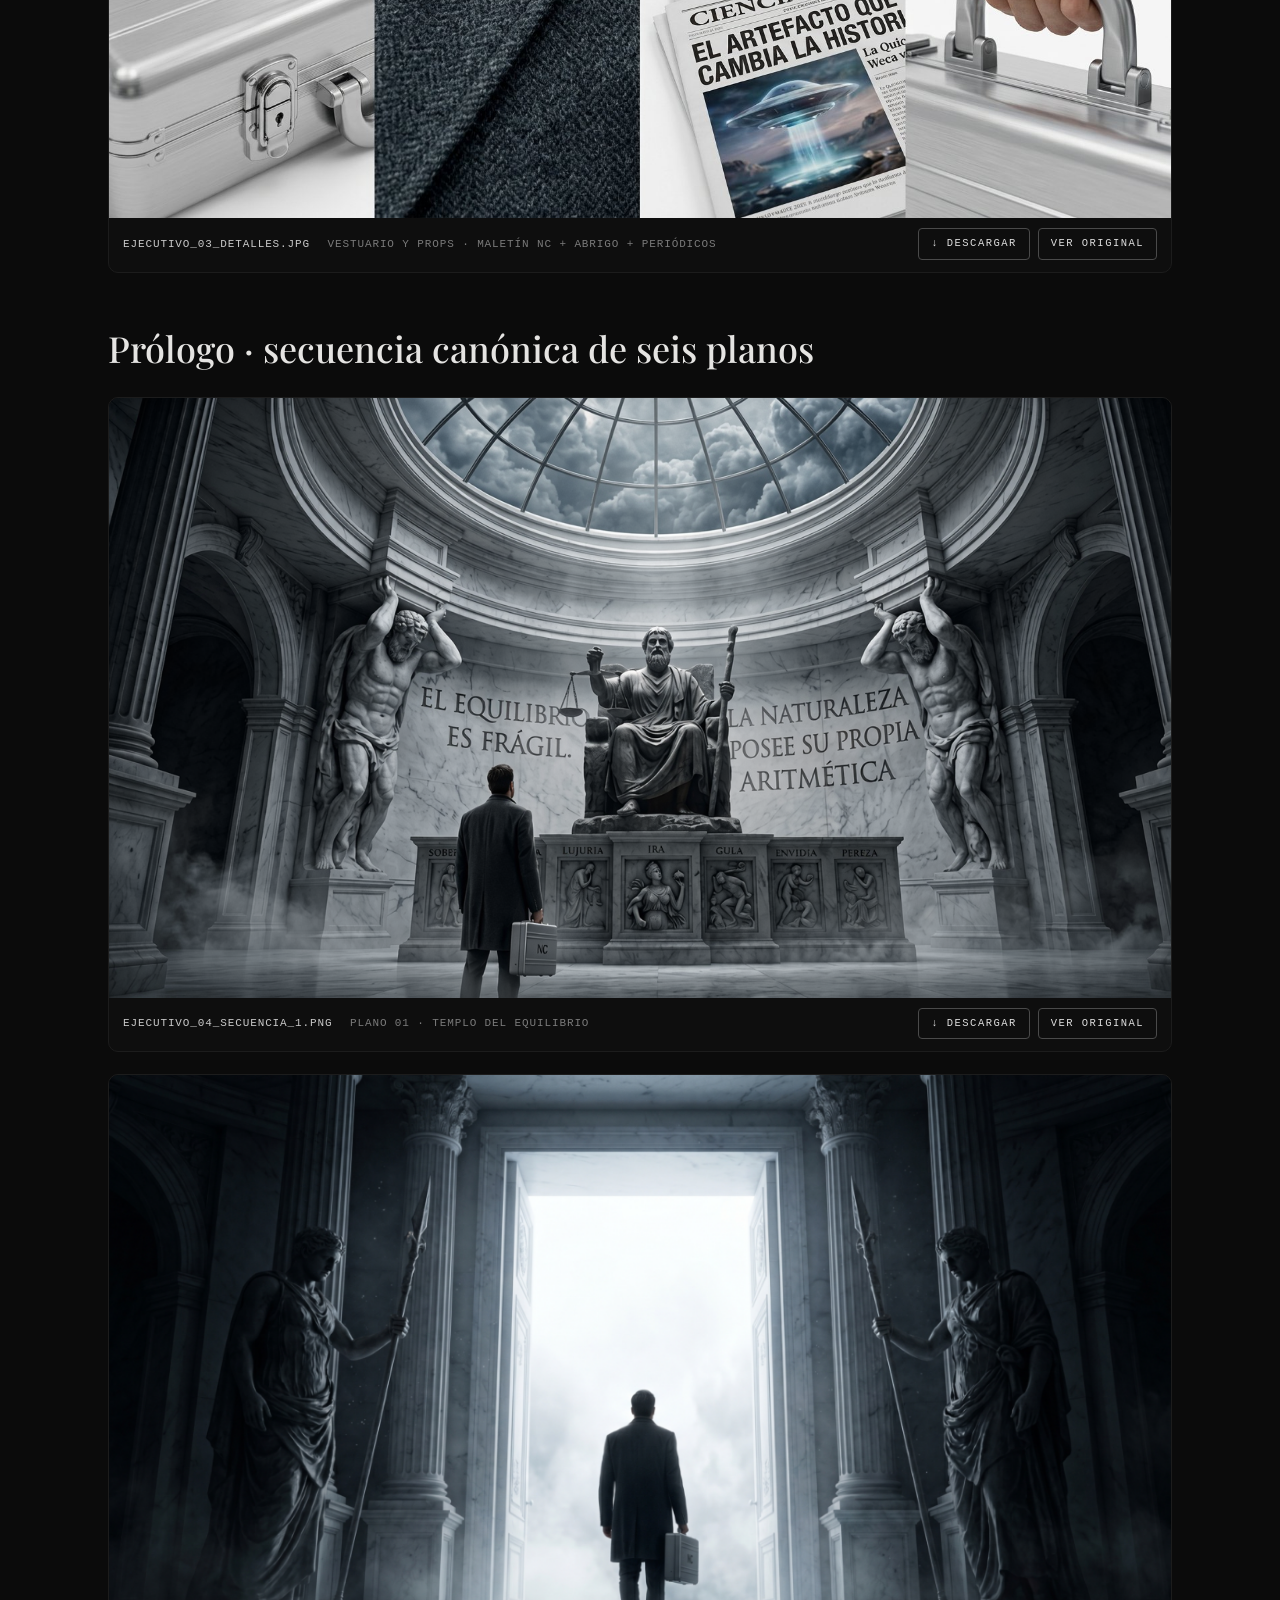
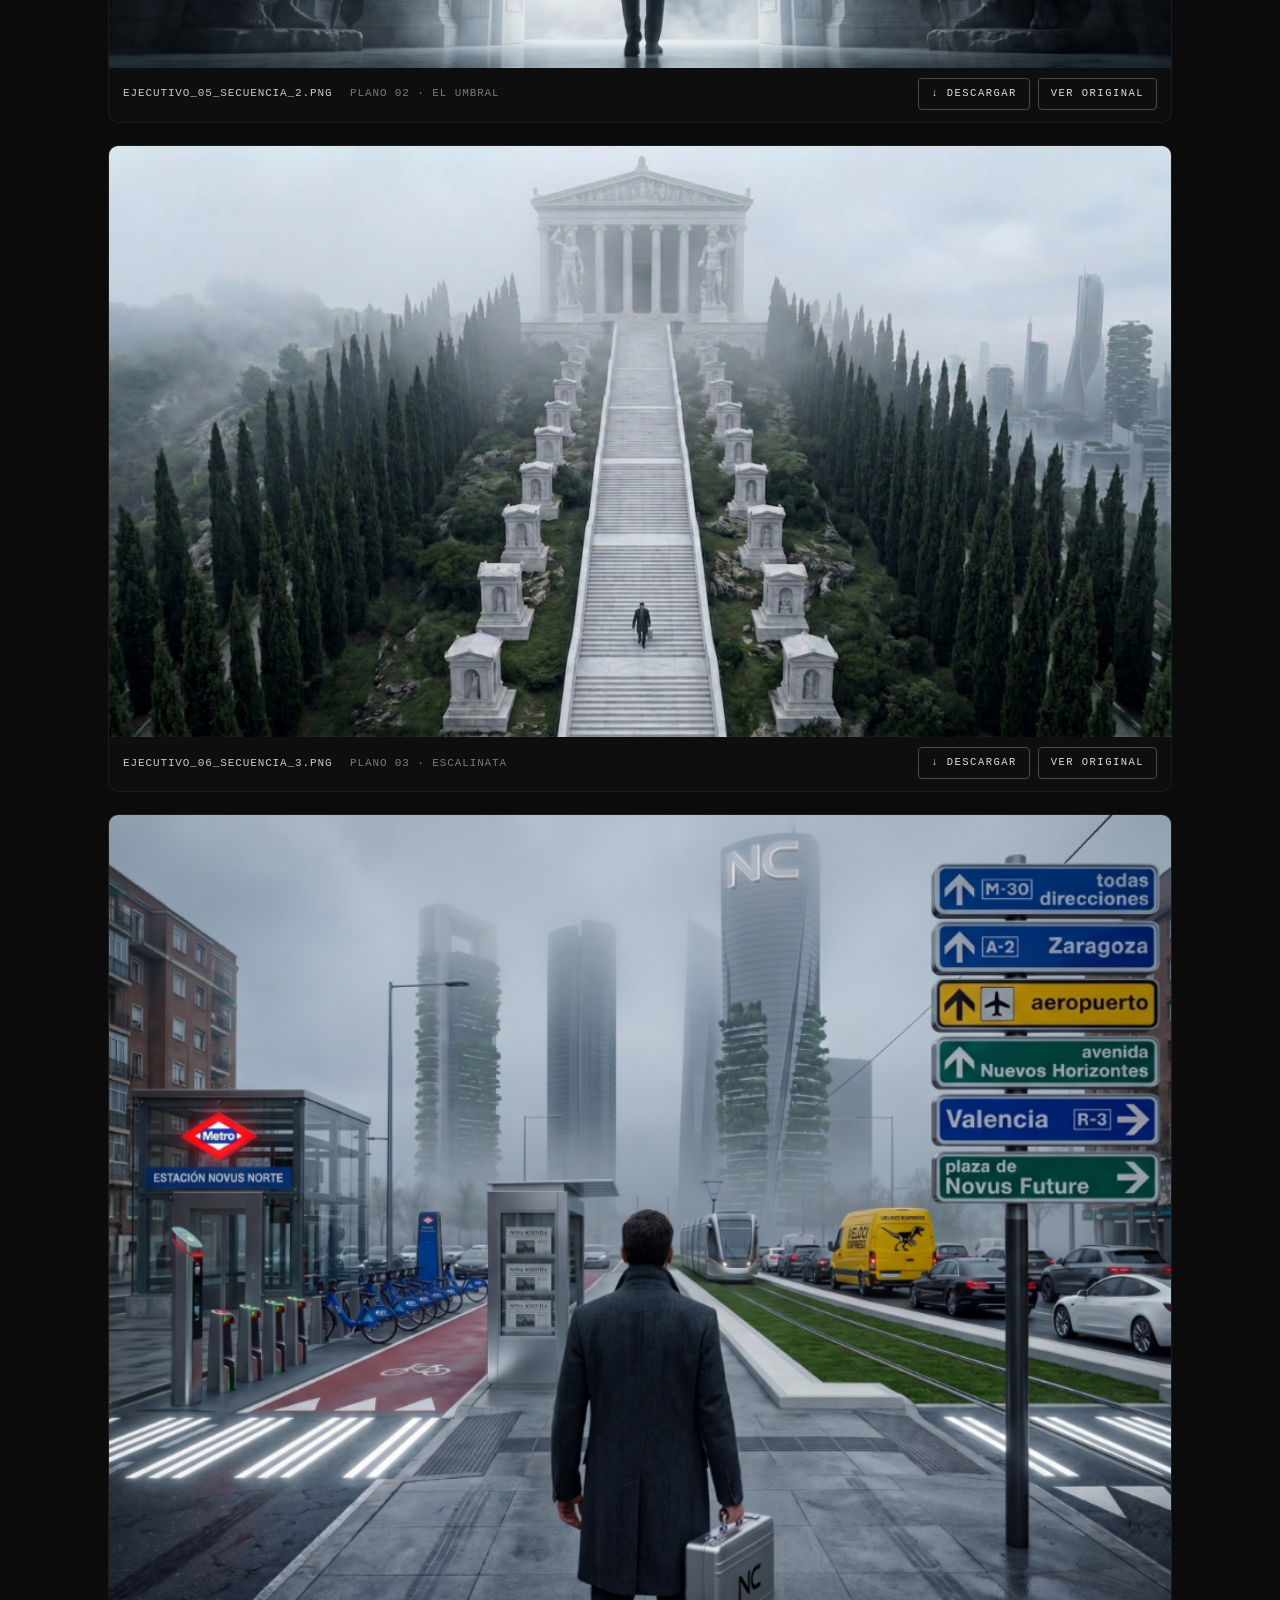
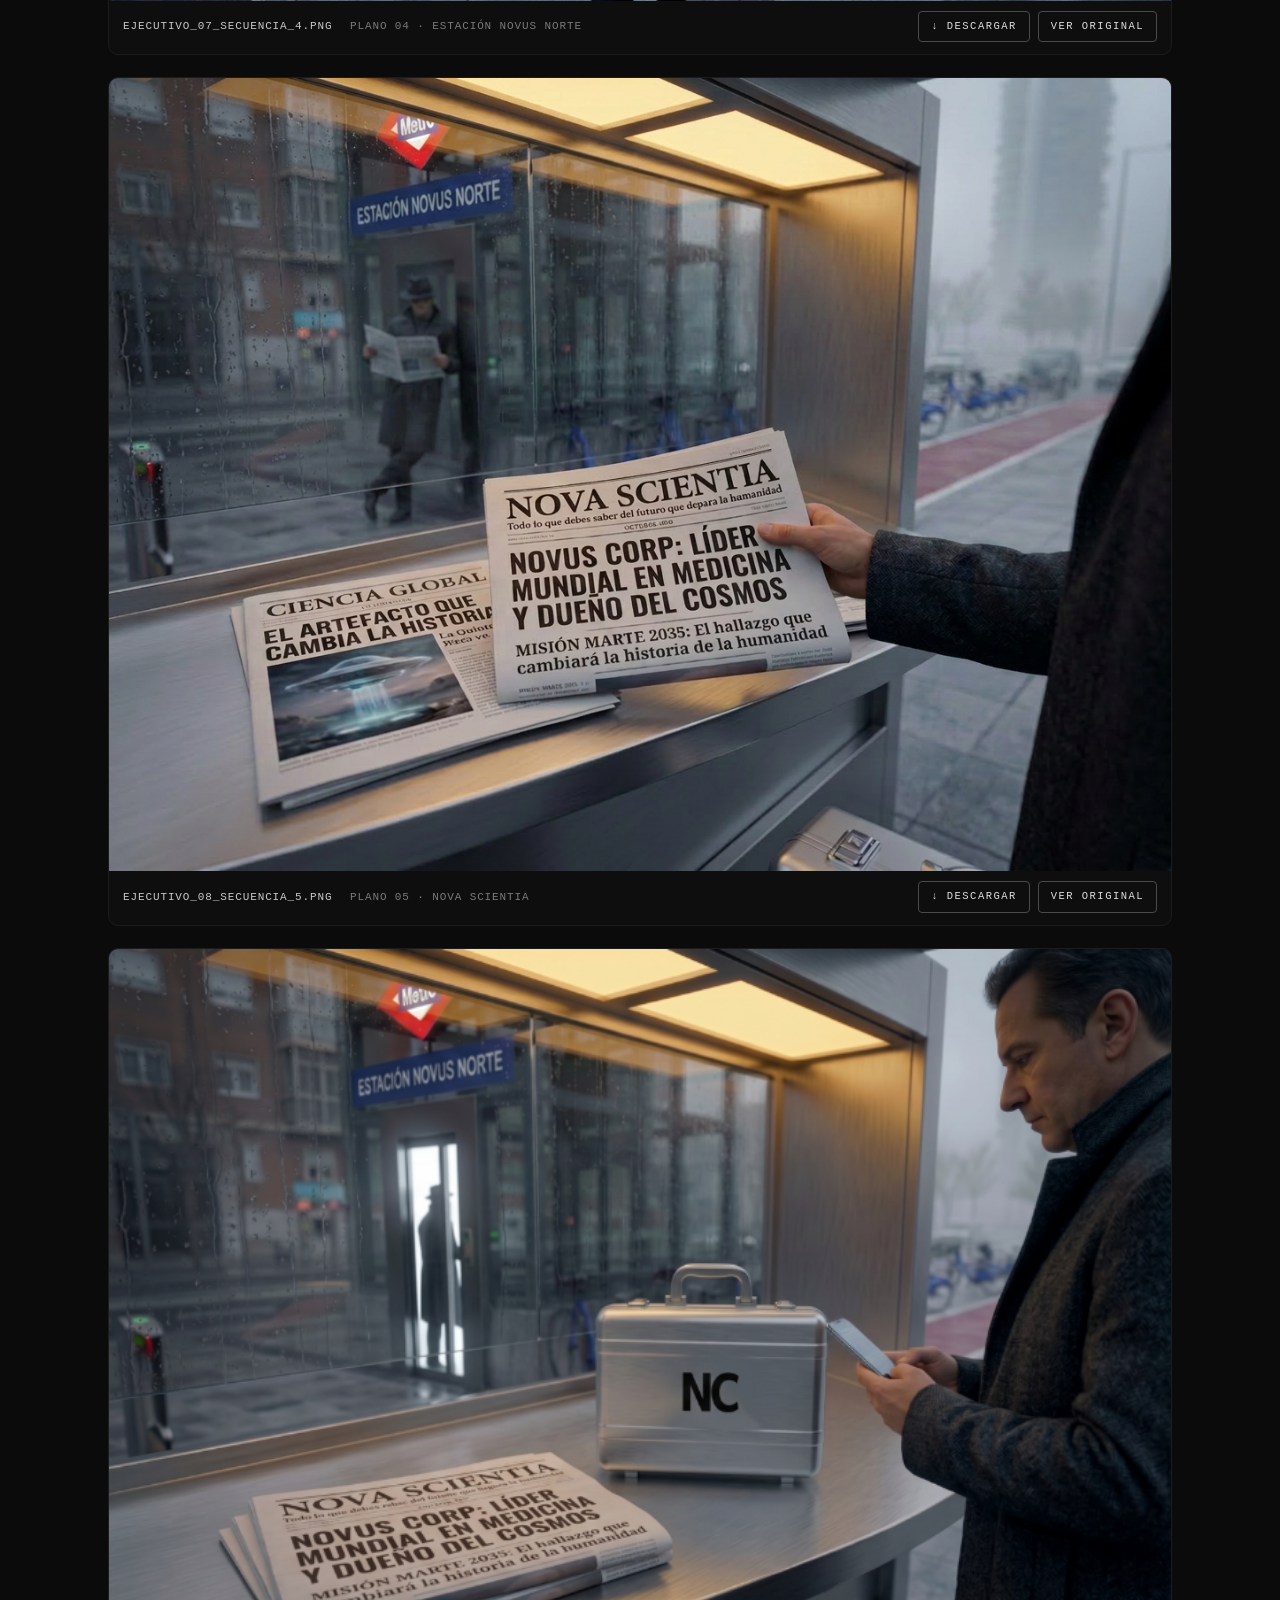
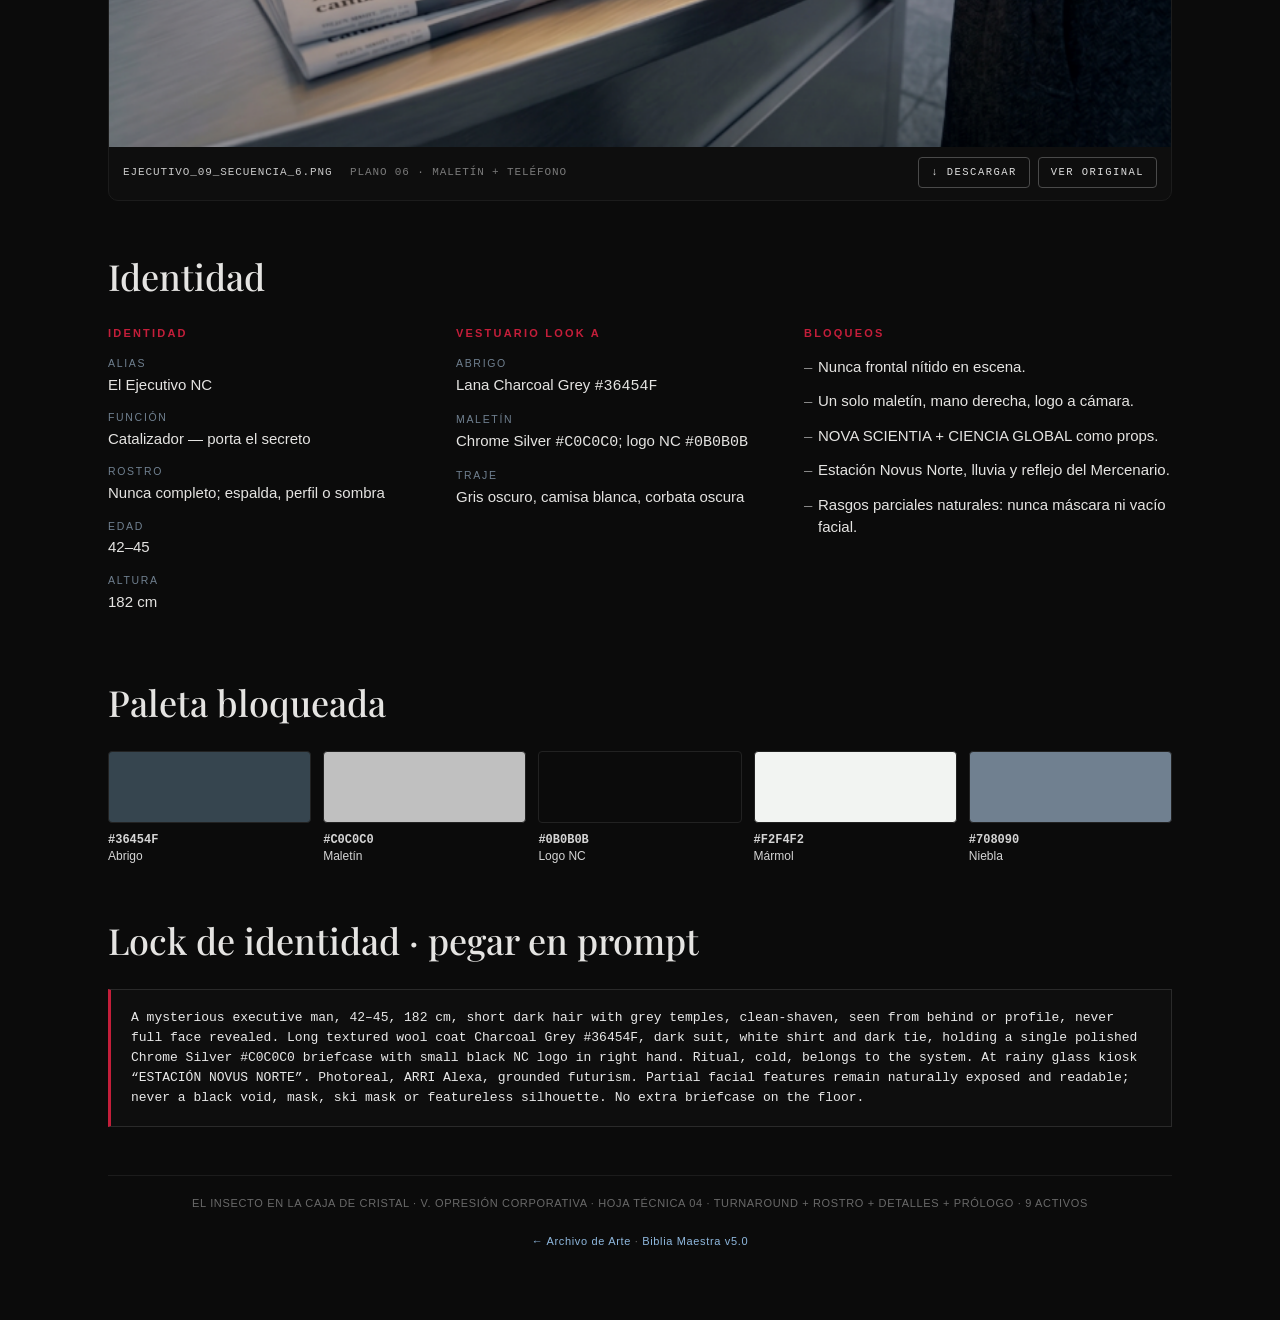
<file: archivo_arte/fichas/FICHA_04_EL_EJECUTIVO_NC.html>
<!doctype html>
<html lang="es">
<head>
<meta charset="utf-8">
<meta name="viewport" content="width=device-width, initial-scale=1">
<title>El Ejecutivo NC · NC-PROTAC / 04 · El Resurgir</title>
<link rel="preconnect" href="https://fonts.googleapis.com">
<link rel="preconnect" href="https://fonts.gstatic.com" crossorigin>
<link href="https://fonts.googleapis.com/css2?family=Playfair+Display:ital,wght@0,500;0,600;1,500&display=swap" rel="stylesheet">
<link rel="stylesheet" href="ficha.css">
</head>
<body>
<div class="wrap">
  <div class="top">
    <div class="left mono">Novus Corp · Depto Arte · Confidencial</div>
    <div class="right mono">NC-PROTAC / EC — Catalizador · 04</div>
  </div>
  <h1>El Ejecutivo NC</h1>
  <div class="mast">
    <div class="meta">
      <p class="row">Catalizador · NC-PROTAC / 04</p>
      <p class="row">Porta el secreto · Nunca el rostro completo</p>
      <p class="row">Charcoal Grey <span class="mono">#36454F</span> · Chrome Silver <span class="mono">#C0C0C0</span></p>
    </div>
    <p class="lema">El Catalizador. Porta el secreto. Nunca se le ve el rostro completo. Pertenece al sistema.</p>
  </div>
  <nav class="nav">
    <a class="pill" href="../index.html">← Archivo</a>
    <a class="pill" href="#identidad">Identidad</a>
    <a class="pill" href="#secuencia">Secuencia</a>
    <a class="pill" href="#lock">Lock</a>
    <a class="pill" href="FICHA_00_EL_PELIRROJO.html">00 Pelirrojo</a>
    <a class="pill on" href="FICHA_04_EL_EJECUTIVO_NC.html">04 Ejecutivo</a>
    <a class="pill" href="FICHA_05_EL_MERCENARIO.html">05 Mercenario</a>
    <a class="pill" href="FICHA_18_VALERIA_SANZ_24H.html">18 Valeria Sanz</a>
  </nav>

  <figure class="asset">
    <div class="frame">
      <img src="../assets/EJECUTIVO_01_TURNAROUND.jpg" alt="Turnaround Ejecutivo NC">
    </div>
    <figcaption class="bar">
      <div class="id mono">EJECUTIVO_01_TURNAROUND.jpg <span>Turnaround · cuerpo completo · 0° / 45° / 90° / 180°</span></div>
      <div class="btns">
        <a class="btn mono" href="../assets/EJECUTIVO_01_TURNAROUND.jpg" download>↓ Descargar</a>
        <a class="btn mono" href="../assets/EJECUTIVO_01_TURNAROUND.jpg" target="_blank" rel="noopener">Ver original</a>
      </div>
    </figcaption>
  </figure>

  <figure class="asset">
    <div class="frame">
      <img src="../assets/EJECUTIVO_02_ROSTROS.jpg" alt="Rostro Ejecutivo NC">
    </div>
    <figcaption class="bar">
      <div class="id mono">EJECUTIVO_02_ROSTROS.jpg <span>Rostro · sombra controlada / nuca / perfil</span></div>
      <div class="btns">
        <a class="btn mono" href="../assets/EJECUTIVO_02_ROSTROS.jpg" download>↓ Descargar</a>
        <a class="btn mono" href="../assets/EJECUTIVO_02_ROSTROS.jpg" target="_blank" rel="noopener">Ver original</a>
      </div>
    </figcaption>
  </figure>

  <figure class="asset">
    <div class="frame">
      <img src="../assets/EJECUTIVO_03_DETALLES.jpg" alt="Vestuario y props Ejecutivo NC">
    </div>
    <figcaption class="bar">
      <div class="id mono">EJECUTIVO_03_DETALLES.jpg <span>Vestuario y props · maletín NC + abrigo + periódicos</span></div>
      <div class="btns">
        <a class="btn mono" href="../assets/EJECUTIVO_03_DETALLES.jpg" download>↓ Descargar</a>
        <a class="btn mono" href="../assets/EJECUTIVO_03_DETALLES.jpg" target="_blank" rel="noopener">Ver original</a>
      </div>
    </figcaption>
  </figure>

  <h2 id="secuencia">Prólogo · secuencia canónica de seis planos</h2>

  <figure class="asset">
    <div class="frame">
      <img src="../assets/EJECUTIVO_04_SECUENCIA_1.png" alt="Plano 01 Templo del Equilibrio">
    </div>
    <figcaption class="bar">
      <div class="id mono">EJECUTIVO_04_SECUENCIA_1.png <span>Plano 01 · Templo del Equilibrio</span></div>
      <div class="btns">
        <a class="btn mono" href="../assets/EJECUTIVO_04_SECUENCIA_1.png" download>↓ Descargar</a>
        <a class="btn mono" href="../assets/EJECUTIVO_04_SECUENCIA_1.png" target="_blank" rel="noopener">Ver original</a>
      </div>
    </figcaption>
  </figure>

  <figure class="asset">
    <div class="frame">
      <img src="../assets/EJECUTIVO_05_SECUENCIA_2.png" alt="Plano 02 El Umbral">
    </div>
    <figcaption class="bar">
      <div class="id mono">EJECUTIVO_05_SECUENCIA_2.png <span>Plano 02 · El Umbral</span></div>
      <div class="btns">
        <a class="btn mono" href="../assets/EJECUTIVO_05_SECUENCIA_2.png" download>↓ Descargar</a>
        <a class="btn mono" href="../assets/EJECUTIVO_05_SECUENCIA_2.png" target="_blank" rel="noopener">Ver original</a>
      </div>
    </figcaption>
  </figure>

  <figure class="asset">
    <div class="frame">
      <img src="../assets/EJECUTIVO_06_SECUENCIA_3.png" alt="Plano 03 Escalinata">
    </div>
    <figcaption class="bar">
      <div class="id mono">EJECUTIVO_06_SECUENCIA_3.png <span>Plano 03 · Escalinata</span></div>
      <div class="btns">
        <a class="btn mono" href="../assets/EJECUTIVO_06_SECUENCIA_3.png" download>↓ Descargar</a>
        <a class="btn mono" href="../assets/EJECUTIVO_06_SECUENCIA_3.png" target="_blank" rel="noopener">Ver original</a>
      </div>
    </figcaption>
  </figure>

  <figure class="asset">
    <div class="frame">
      <img src="../assets/EJECUTIVO_07_SECUENCIA_4.png" alt="Plano 04 Estación Novus Norte">
    </div>
    <figcaption class="bar">
      <div class="id mono">EJECUTIVO_07_SECUENCIA_4.png <span>Plano 04 · Estación Novus Norte</span></div>
      <div class="btns">
        <a class="btn mono" href="../assets/EJECUTIVO_07_SECUENCIA_4.png" download>↓ Descargar</a>
        <a class="btn mono" href="../assets/EJECUTIVO_07_SECUENCIA_4.png" target="_blank" rel="noopener">Ver original</a>
      </div>
    </figcaption>
  </figure>

  <figure class="asset">
    <div class="frame">
      <img src="../assets/EJECUTIVO_08_SECUENCIA_5.png" alt="Plano 05 NOVA SCIENTIA">
    </div>
    <figcaption class="bar">
      <div class="id mono">EJECUTIVO_08_SECUENCIA_5.png <span>Plano 05 · NOVA SCIENTIA</span></div>
      <div class="btns">
        <a class="btn mono" href="../assets/EJECUTIVO_08_SECUENCIA_5.png" download>↓ Descargar</a>
        <a class="btn mono" href="../assets/EJECUTIVO_08_SECUENCIA_5.png" target="_blank" rel="noopener">Ver original</a>
      </div>
    </figcaption>
  </figure>

  <figure class="asset">
    <div class="frame">
      <img src="../assets/EJECUTIVO_09_SECUENCIA_6.png" alt="Plano 06 maletín y teléfono">
    </div>
    <figcaption class="bar">
      <div class="id mono">EJECUTIVO_09_SECUENCIA_6.png <span>Plano 06 · Maletín + teléfono</span></div>
      <div class="btns">
        <a class="btn mono" href="../assets/EJECUTIVO_09_SECUENCIA_6.png" download>↓ Descargar</a>
        <a class="btn mono" href="../assets/EJECUTIVO_09_SECUENCIA_6.png" target="_blank" rel="noopener">Ver original</a>
      </div>
    </figcaption>
  </figure>

  <h2 id="identidad">Identidad</h2>
  <div class="matriz">
    <div class="col">
      <h3>Identidad</h3>
      <div class="field"><div class="k">Alias</div><div class="v">El Ejecutivo NC</div></div>
      <div class="field"><div class="k">Función</div><div class="v">Catalizador — porta el secreto</div></div>
      <div class="field"><div class="k">Rostro</div><div class="v">Nunca completo; espalda, perfil o sombra</div></div>
      <div class="field"><div class="k">Edad</div><div class="v">42–45</div></div>
      <div class="field"><div class="k">Altura</div><div class="v">182 cm</div></div>
    </div>
    <div class="col">
      <h3>Vestuario Look A</h3>
      <div class="field"><div class="k">Abrigo</div><div class="v">Lana Charcoal Grey <span class="mono">#36454F</span></div></div>
      <div class="field"><div class="k">Maletín</div><div class="v">Chrome Silver <span class="mono">#C0C0C0</span>; logo NC <span class="mono">#0B0B0B</span></div></div>
      <div class="field"><div class="k">Traje</div><div class="v">Gris oscuro, camisa blanca, corbata oscura</div></div>
    </div>
    <div class="col">
      <h3>Bloqueos</h3>
      <ul class="leyes">
        <li>Nunca frontal nítido en escena.</li>
        <li>Un solo maletín, mano derecha, logo a cámara.</li>
        <li>NOVA SCIENTIA + CIENCIA GLOBAL como props.</li>
        <li>Estación Novus Norte, lluvia y reflejo del Mercenario.</li>
        <li>Rasgos parciales naturales: nunca máscara ni vacío facial.</li>
      </ul>
    </div>
  </div>

  <h2>Paleta bloqueada</h2>
  <div class="swatches">
    <div class="swatch"><div class="chip" style="background:#36454F"></div><div class="lab"><b class="mono">#36454F</b><br>Abrigo</div></div>
    <div class="swatch"><div class="chip" style="background:#C0C0C0"></div><div class="lab"><b class="mono">#C0C0C0</b><br>Maletín</div></div>
    <div class="swatch"><div class="chip" style="background:#0B0B0B"></div><div class="lab"><b class="mono">#0B0B0B</b><br>Logo NC</div></div>
    <div class="swatch"><div class="chip" style="background:#F2F4F2"></div><div class="lab"><b class="mono">#F2F4F2</b><br>Mármol</div></div>
    <div class="swatch"><div class="chip" style="background:#708090"></div><div class="lab"><b class="mono">#708090</b><br>Niebla</div></div>
  </div>

  <section class="lock" id="lock">
    <h2>Lock de identidad · pegar en prompt</h2>
    <pre>A mysterious executive man, 42–45, 182 cm, short dark hair with grey temples, clean-shaven, seen from behind or profile, never full face revealed. Long textured wool coat Charcoal Grey #36454F, dark suit, white shirt and dark tie, holding a single polished Chrome Silver #C0C0C0 briefcase with small black NC logo in right hand. Ritual, cold, belongs to the system. At rainy glass kiosk “ESTACIÓN NOVUS NORTE”. Photoreal, ARRI Alexa, grounded futurism. Partial facial features remain naturally exposed and readable; never a black void, mask, ski mask or featureless silhouette. No extra briefcase on the floor.</pre>
  </section>

  <footer>
    EL INSECTO EN LA CAJA DE CRISTAL · V. OPRESIÓN CORPORATIVA · HOJA TÉCNICA 04 · TURNAROUND + ROSTRO + DETALLES + PRÓLOGO · 9 ACTIVOS<br><br>
    <a href="../index.html">← Archivo de Arte</a> · <a href="../../BIBLIA_MAESTRA_v5.0.md">Biblia Maestra v5.0</a>
  </footer>
</div>
</body>
</html>
</file>
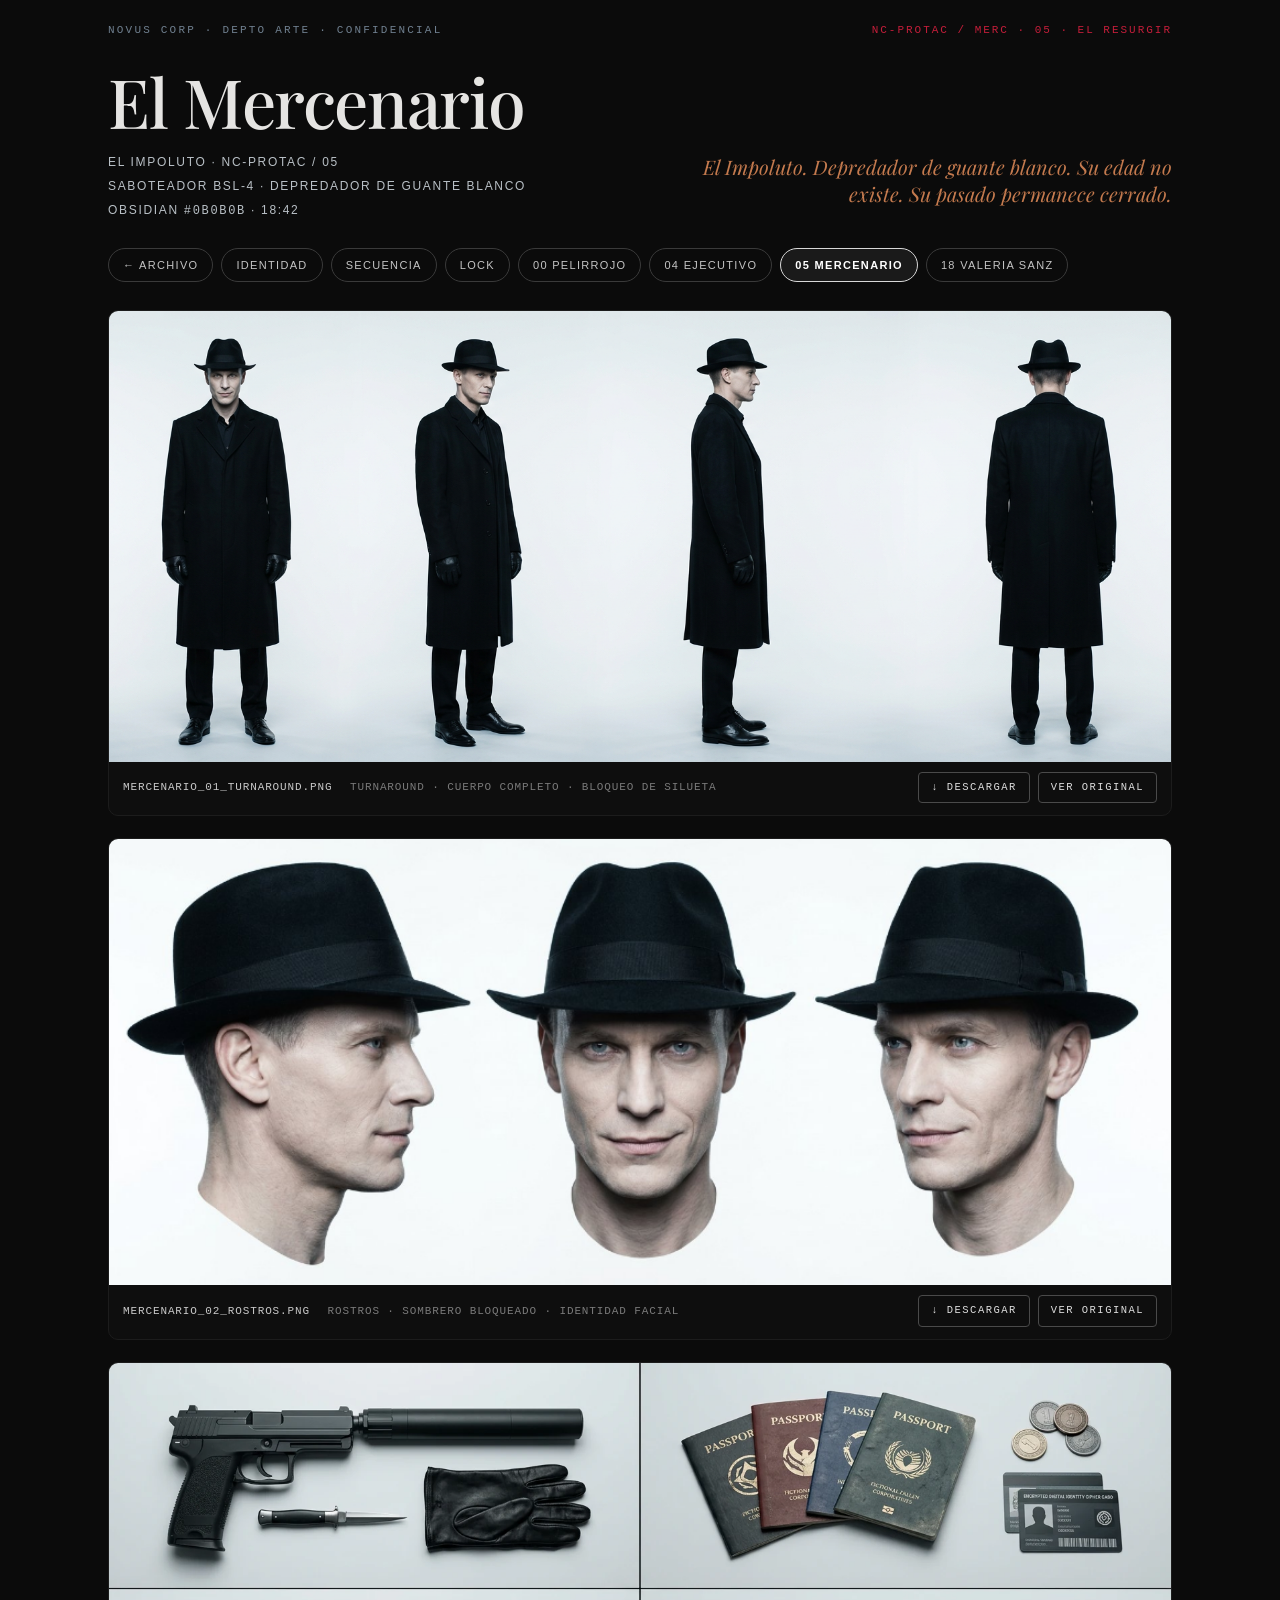
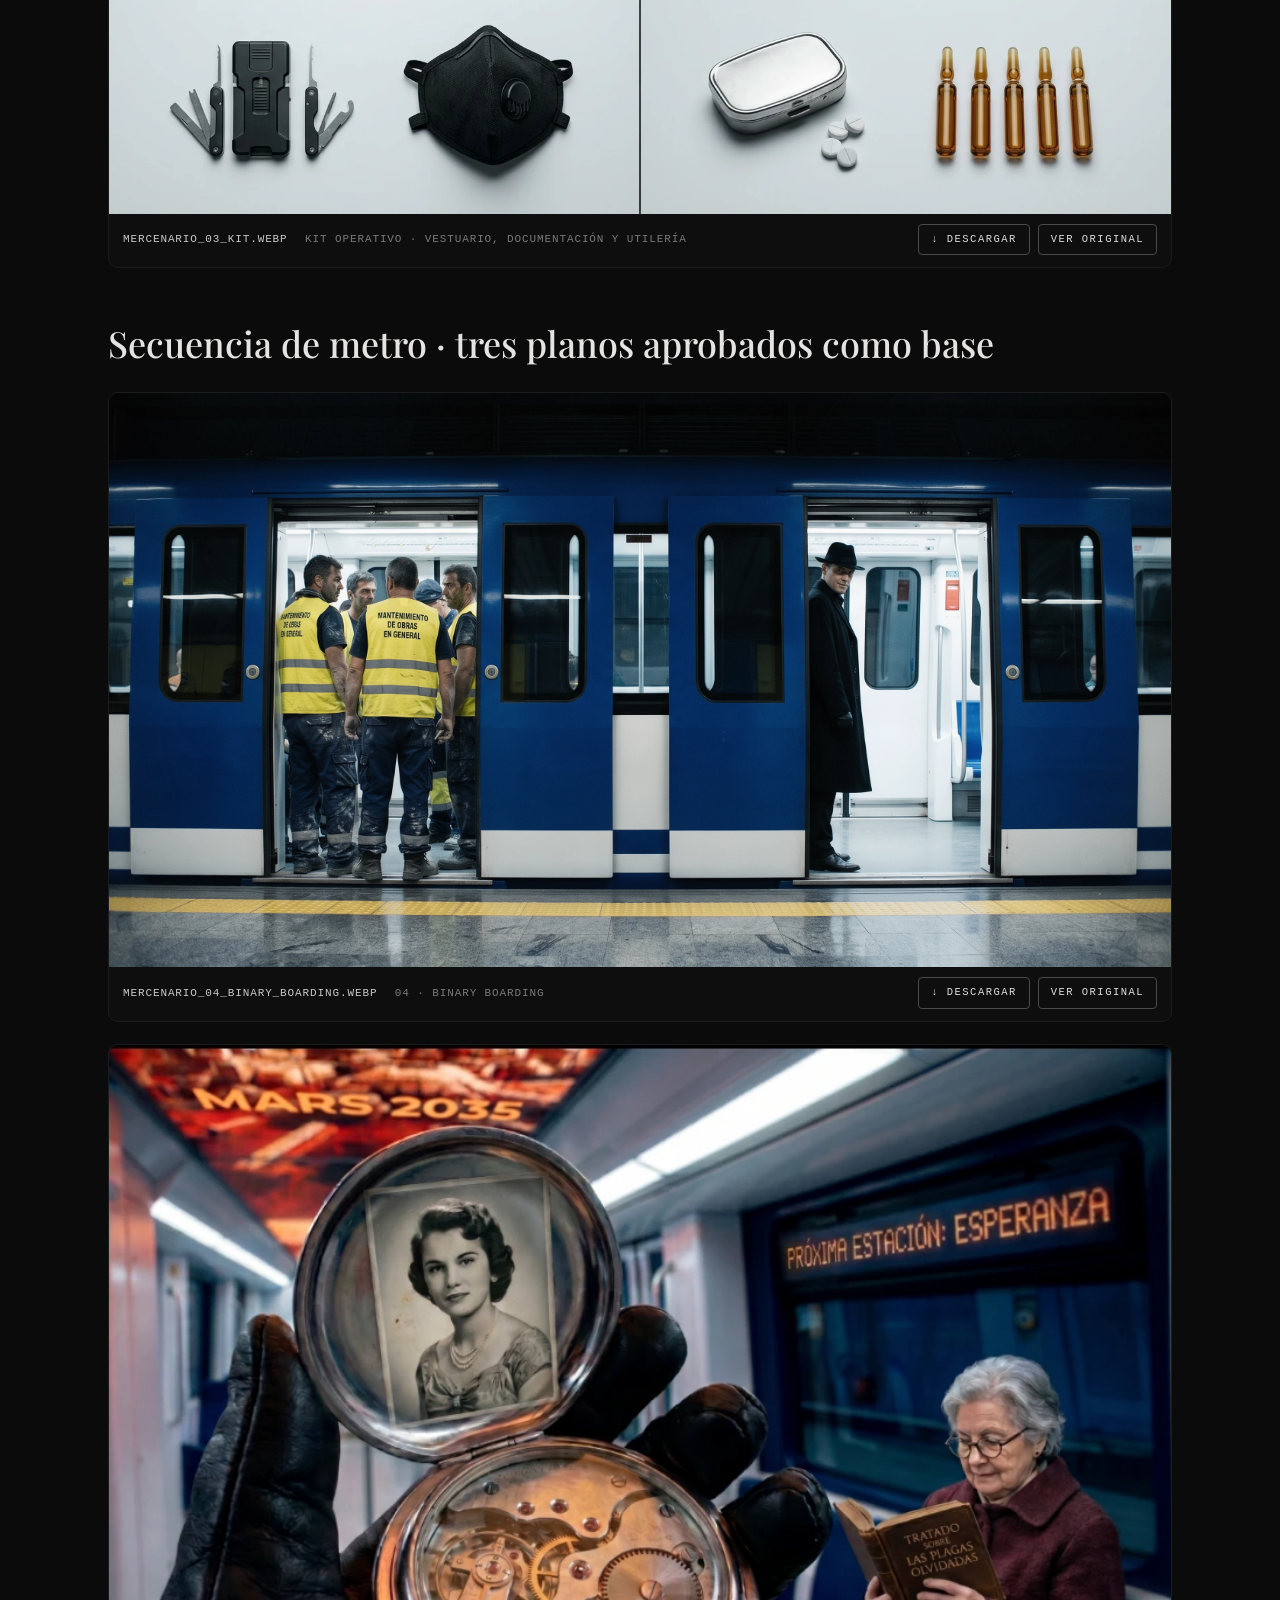
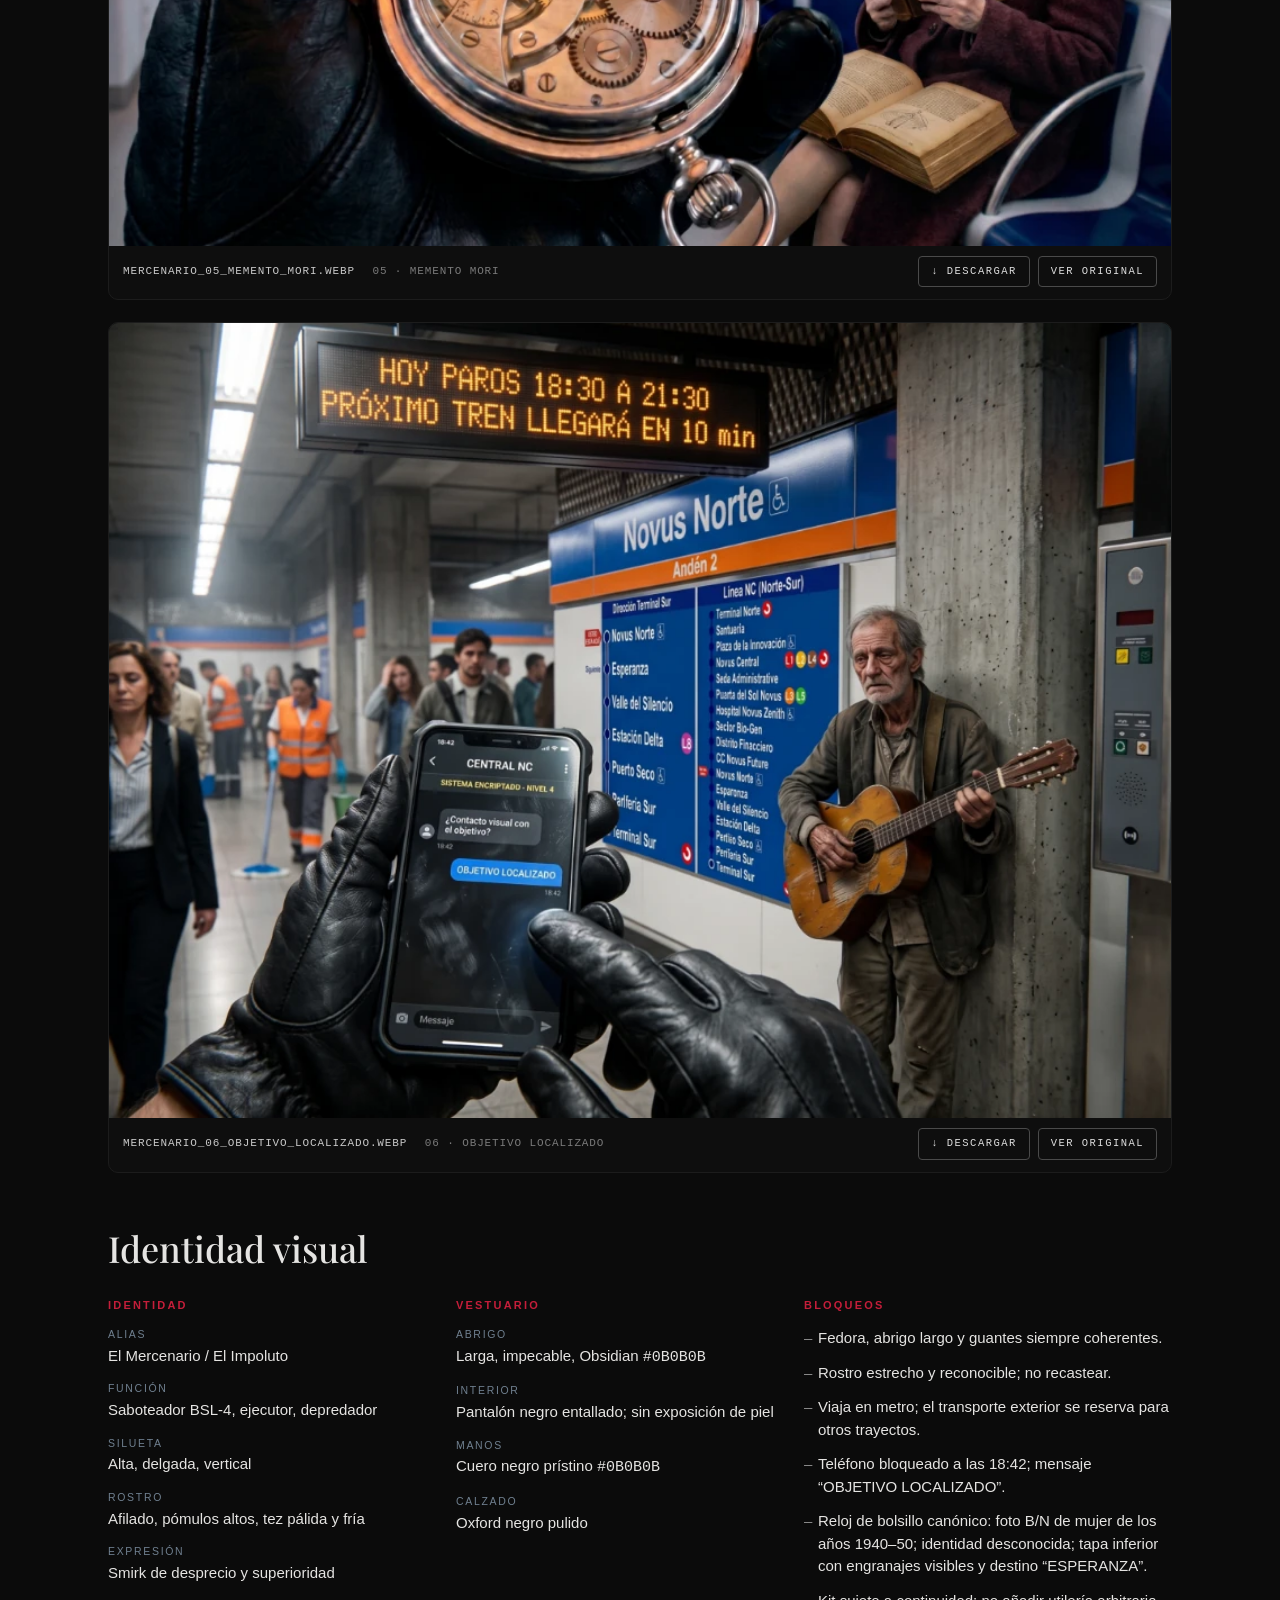
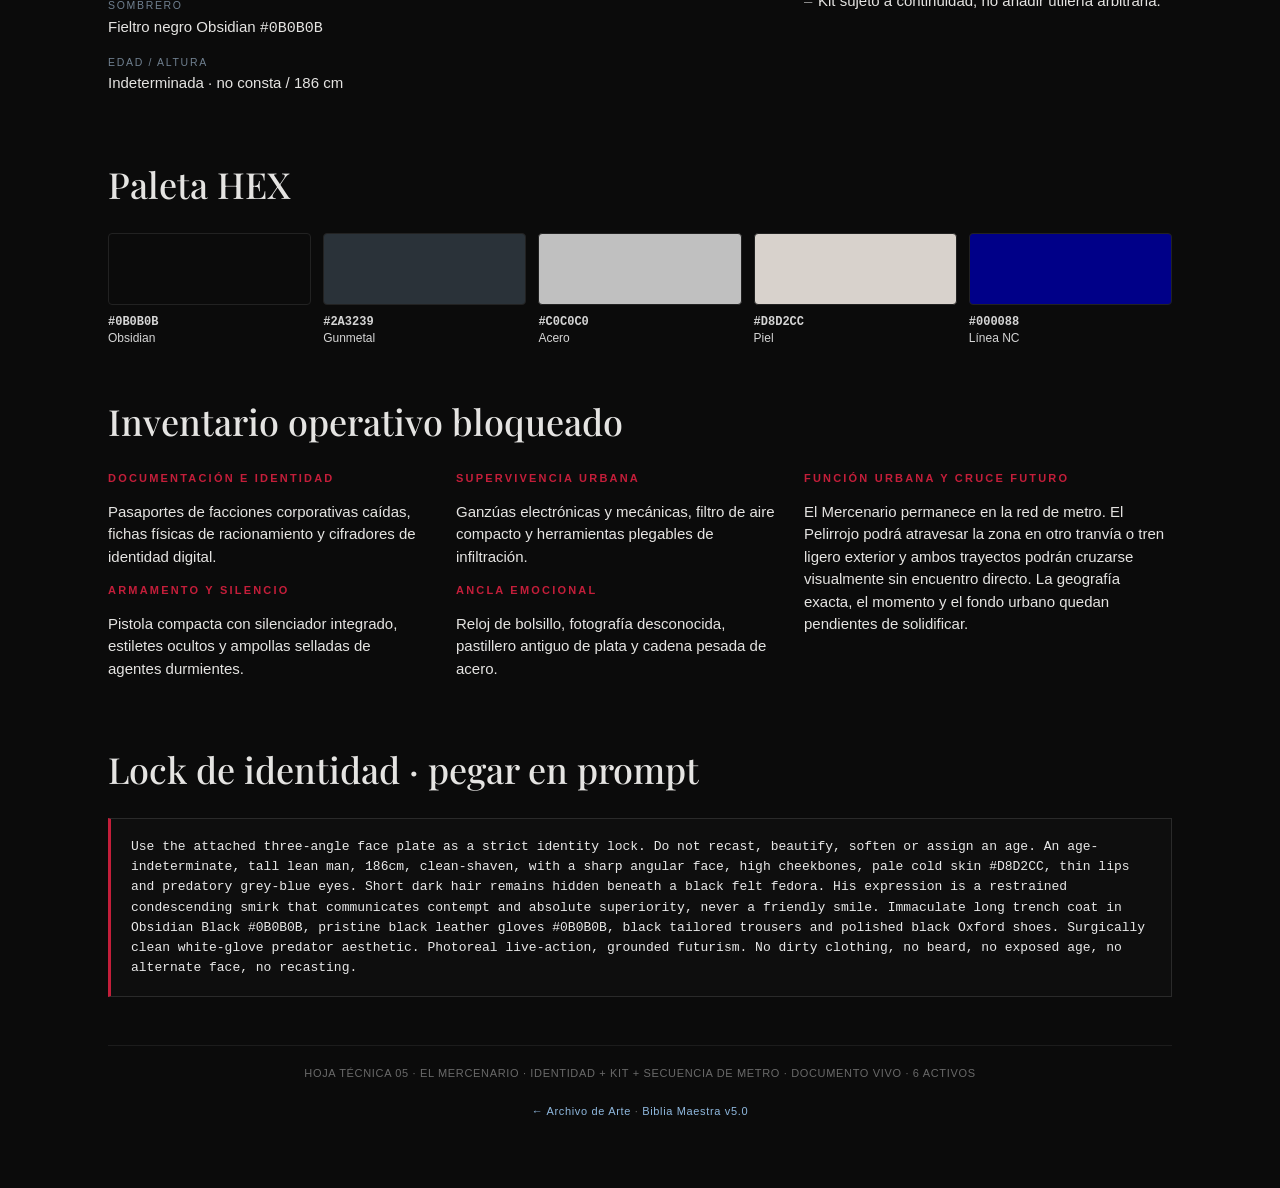
<file: archivo_arte/fichas/FICHA_05_EL_MERCENARIO.html>
<!doctype html>
<html lang="es">
<head>
<meta charset="utf-8">
<meta name="viewport" content="width=device-width, initial-scale=1">
<title>El Mercenario · NC-PROTAC / 05 · El Resurgir</title>
<link rel="preconnect" href="https://fonts.googleapis.com">
<link rel="preconnect" href="https://fonts.gstatic.com" crossorigin>
<link href="https://fonts.googleapis.com/css2?family=Playfair+Display:ital,wght@0,500;0,600;1,500&display=swap" rel="stylesheet">
<link rel="stylesheet" href="ficha.css">
</head>
<body>
<div class="wrap">
  <div class="top">
    <div class="left mono">Novus Corp · Depto Arte · Confidencial</div>
    <div class="right mono">NC-PROTAC / MERC · 05 · El Resurgir</div>
  </div>
  <h1>El Mercenario</h1>
  <div class="mast">
    <div class="meta">
      <p class="row">El Impoluto · NC-PROTAC / 05</p>
      <p class="row">Saboteador BSL-4 · Depredador de guante blanco</p>
      <p class="row">Obsidian <span class="mono">#0B0B0B</span> · 18:42</p>
    </div>
    <p class="lema">El Impoluto. Depredador de guante blanco. Su edad no existe. Su pasado permanece cerrado.</p>
  </div>
  <nav class="nav">
    <a class="pill" href="../index.html">← Archivo</a>
    <a class="pill" href="#identidad">Identidad</a>
    <a class="pill" href="#secuencia">Secuencia</a>
    <a class="pill" href="#lock">Lock</a>
    <a class="pill" href="FICHA_00_EL_PELIRROJO.html">00 Pelirrojo</a>
    <a class="pill" href="FICHA_04_EL_EJECUTIVO_NC.html">04 Ejecutivo</a>
    <a class="pill on" href="FICHA_05_EL_MERCENARIO.html">05 Mercenario</a>
    <a class="pill" href="FICHA_18_VALERIA_SANZ_24H.html">18 Valeria Sanz</a>
  </nav>

  <figure class="asset">
    <div class="frame">
      <img src="../assets/MERCENARIO_01_TURNAROUND.png" alt="Turnaround El Mercenario">
    </div>
    <figcaption class="bar">
      <div class="id mono">MERCENARIO_01_TURNAROUND.png <span>Turnaround · cuerpo completo · bloqueo de silueta</span></div>
      <div class="btns">
        <a class="btn mono" href="../assets/MERCENARIO_01_TURNAROUND.png" download>↓ Descargar</a>
        <a class="btn mono" href="../assets/MERCENARIO_01_TURNAROUND.png" target="_blank" rel="noopener">Ver original</a>
      </div>
    </figcaption>
  </figure>

  <figure class="asset">
    <div class="frame">
      <img src="../assets/MERCENARIO_02_ROSTROS.png" alt="Rostros El Mercenario">
    </div>
    <figcaption class="bar">
      <div class="id mono">MERCENARIO_02_ROSTROS.png <span>Rostros · sombrero bloqueado · identidad facial</span></div>
      <div class="btns">
        <a class="btn mono" href="../assets/MERCENARIO_02_ROSTROS.png" download>↓ Descargar</a>
        <a class="btn mono" href="../assets/MERCENARIO_02_ROSTROS.png" target="_blank" rel="noopener">Ver original</a>
      </div>
    </figcaption>
  </figure>

  <figure class="asset">
    <div class="frame">
      <img src="../assets/MERCENARIO_03_KIT.webp" alt="Kit El Impoluto">
    </div>
    <figcaption class="bar">
      <div class="id mono">MERCENARIO_03_KIT.webp <span>Kit operativo · vestuario, documentación y utilería</span></div>
      <div class="btns">
        <a class="btn mono" href="../assets/MERCENARIO_03_KIT.webp" download>↓ Descargar</a>
        <a class="btn mono" href="../assets/MERCENARIO_03_KIT.webp" target="_blank" rel="noopener">Ver original</a>
      </div>
    </figcaption>
  </figure>

  <h2 id="secuencia">Secuencia de metro · tres planos aprobados como base</h2>

  <figure class="asset">
    <div class="frame">
      <img src="../assets/MERCENARIO_04_BINARY_BOARDING.webp" alt="The Binary Boarding">
    </div>
    <figcaption class="bar">
      <div class="id mono">MERCENARIO_04_BINARY_BOARDING.webp <span>04 · Binary Boarding</span></div>
      <div class="btns">
        <a class="btn mono" href="../assets/MERCENARIO_04_BINARY_BOARDING.webp" download>↓ Descargar</a>
        <a class="btn mono" href="../assets/MERCENARIO_04_BINARY_BOARDING.webp" target="_blank" rel="noopener">Ver original</a>
      </div>
    </figcaption>
  </figure>

  <figure class="asset">
    <div class="frame">
      <img src="../assets/MERCENARIO_05_MEMENTO_MORI.webp" alt="Memento Mori">
    </div>
    <figcaption class="bar">
      <div class="id mono">MERCENARIO_05_MEMENTO_MORI.webp <span>05 · Memento Mori</span></div>
      <div class="btns">
        <a class="btn mono" href="../assets/MERCENARIO_05_MEMENTO_MORI.webp" download>↓ Descargar</a>
        <a class="btn mono" href="../assets/MERCENARIO_05_MEMENTO_MORI.webp" target="_blank" rel="noopener">Ver original</a>
      </div>
    </figcaption>
  </figure>

  <figure class="asset">
    <div class="frame">
      <img src="../assets/MERCENARIO_06_OBJETIVO_LOCALIZADO.webp" alt="Objetivo localizado 18:42">
    </div>
    <figcaption class="bar">
      <div class="id mono">MERCENARIO_06_OBJETIVO_LOCALIZADO.webp <span>06 · Objetivo localizado</span></div>
      <div class="btns">
        <a class="btn mono" href="../assets/MERCENARIO_06_OBJETIVO_LOCALIZADO.webp" download>↓ Descargar</a>
        <a class="btn mono" href="../assets/MERCENARIO_06_OBJETIVO_LOCALIZADO.webp" target="_blank" rel="noopener">Ver original</a>
      </div>
    </figcaption>
  </figure>

  <h2 id="identidad">Identidad visual</h2>
  <div class="matriz">
    <div class="col">
      <h3>Identidad</h3>
      <div class="field"><div class="k">Alias</div><div class="v">El Mercenario / El Impoluto</div></div>
      <div class="field"><div class="k">Función</div><div class="v">Saboteador BSL-4, ejecutor, depredador</div></div>
      <div class="field"><div class="k">Silueta</div><div class="v">Alta, delgada, vertical</div></div>
      <div class="field"><div class="k">Rostro</div><div class="v">Afilado, pómulos altos, tez pálida y fría</div></div>
      <div class="field"><div class="k">Expresión</div><div class="v">Smirk de desprecio y superioridad</div></div>
      <div class="field"><div class="k">Sombrero</div><div class="v">Fieltro negro Obsidian <span class="mono">#0B0B0B</span></div></div>
      <div class="field"><div class="k">Edad / altura</div><div class="v">Indeterminada · no consta / 186 cm</div></div>
    </div>
    <div class="col">
      <h3>Vestuario</h3>
      <div class="field"><div class="k">Abrigo</div><div class="v">Larga, impecable, Obsidian <span class="mono">#0B0B0B</span></div></div>
      <div class="field"><div class="k">Interior</div><div class="v">Pantalón negro entallado; sin exposición de piel</div></div>
      <div class="field"><div class="k">Manos</div><div class="v">Cuero negro prístino <span class="mono">#0B0B0B</span></div></div>
      <div class="field"><div class="k">Calzado</div><div class="v">Oxford negro pulido</div></div>
    </div>
    <div class="col">
      <h3>Bloqueos</h3>
      <ul class="leyes">
        <li>Fedora, abrigo largo y guantes siempre coherentes.</li>
        <li>Rostro estrecho y reconocible; no recastear.</li>
        <li>Viaja en metro; el transporte exterior se reserva para otros trayectos.</li>
        <li>Teléfono bloqueado a las 18:42; mensaje “OBJETIVO LOCALIZADO”.</li>
        <li>Reloj de bolsillo canónico: foto B/N de mujer de los años 1940–50; identidad desconocida; tapa inferior con engranajes visibles y destino “ESPERANZA”.</li>
        <li>Kit sujeto a continuidad; no añadir utilería arbitraria.</li>
      </ul>
    </div>
  </div>

  <h2>Paleta HEX</h2>
  <div class="swatches">
    <div class="swatch"><div class="chip" style="background:#0B0B0B"></div><div class="lab"><b class="mono">#0B0B0B</b><br>Obsidian</div></div>
    <div class="swatch"><div class="chip" style="background:#2A3239"></div><div class="lab"><b class="mono">#2A3239</b><br>Gunmetal</div></div>
    <div class="swatch"><div class="chip" style="background:#C0C0C0"></div><div class="lab"><b class="mono">#C0C0C0</b><br>Acero</div></div>
    <div class="swatch"><div class="chip" style="background:#D8D2CC"></div><div class="lab"><b class="mono">#D8D2CC</b><br>Piel</div></div>
    <div class="swatch"><div class="chip" style="background:#000088"></div><div class="lab"><b class="mono">#000088</b><br>Línea NC</div></div>
  </div>

  <h2>Inventario operativo bloqueado</h2>
  <div class="matriz">
    <div class="col">
      <h3>Documentación e identidad</h3>
      <div class="field"><div class="v">Pasaportes de facciones corporativas caídas, fichas físicas de racionamiento y cifradores de identidad digital.</div></div>
      <h3>Armamento y silencio</h3>
      <div class="field"><div class="v">Pistola compacta con silenciador integrado, estiletes ocultos y ampollas selladas de agentes durmientes.</div></div>
    </div>
    <div class="col">
      <h3>Supervivencia urbana</h3>
      <div class="field"><div class="v">Ganzúas electrónicas y mecánicas, filtro de aire compacto y herramientas plegables de infiltración.</div></div>
      <h3>Ancla emocional</h3>
      <div class="field"><div class="v">Reloj de bolsillo, fotografía desconocida, pastillero antiguo de plata y cadena pesada de acero.</div></div>
    </div>
    <div class="col">
      <h3>Función urbana y cruce futuro</h3>
      <div class="field"><div class="v">El Mercenario permanece en la red de metro. El Pelirrojo podrá atravesar la zona en otro tranvía o tren ligero exterior y ambos trayectos podrán cruzarse visualmente sin encuentro directo. La geografía exacta, el momento y el fondo urbano quedan pendientes de solidificar.</div></div>
    </div>
  </div>

  <section class="lock" id="lock">
    <h2>Lock de identidad · pegar en prompt</h2>
    <pre>Use the attached three-angle face plate as a strict identity lock. Do not recast, beautify, soften or assign an age. An age-indeterminate, tall lean man, 186cm, clean-shaven, with a sharp angular face, high cheekbones, pale cold skin #D8D2CC, thin lips and predatory grey-blue eyes. Short dark hair remains hidden beneath a black felt fedora. His expression is a restrained condescending smirk that communicates contempt and absolute superiority, never a friendly smile. Immaculate long trench coat in Obsidian Black #0B0B0B, pristine black leather gloves #0B0B0B, black tailored trousers and polished black Oxford shoes. Surgically clean white-glove predator aesthetic. Photoreal live-action, grounded futurism. No dirty clothing, no beard, no exposed age, no alternate face, no recasting.</pre>
  </section>

  <footer>
    HOJA TÉCNICA 05 · EL MERCENARIO · IDENTIDAD + KIT + SECUENCIA DE METRO · DOCUMENTO VIVO · 6 ACTIVOS<br><br>
    <a href="../index.html">← Archivo de Arte</a> · <a href="../../BIBLIA_MAESTRA_v5.0.md">Biblia Maestra v5.0</a>
  </footer>
</div>
</body>
</html>
</file>
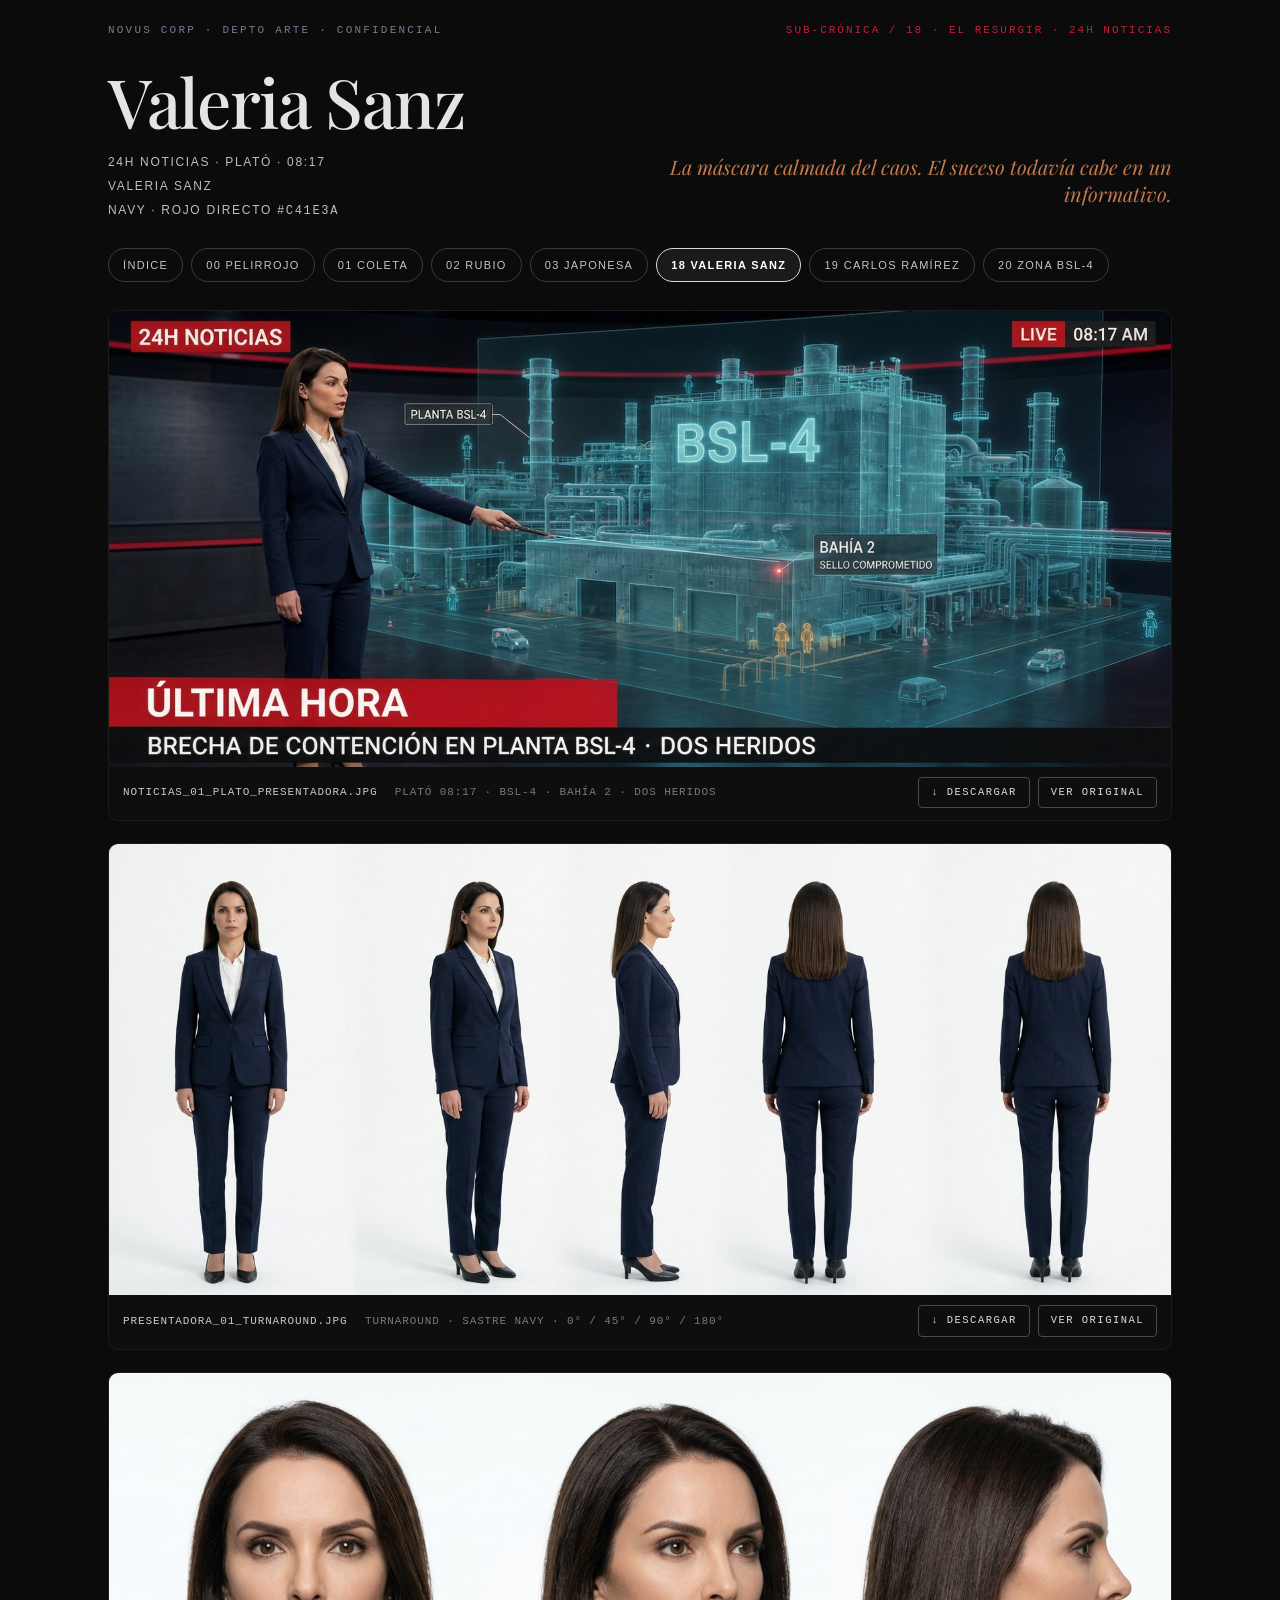
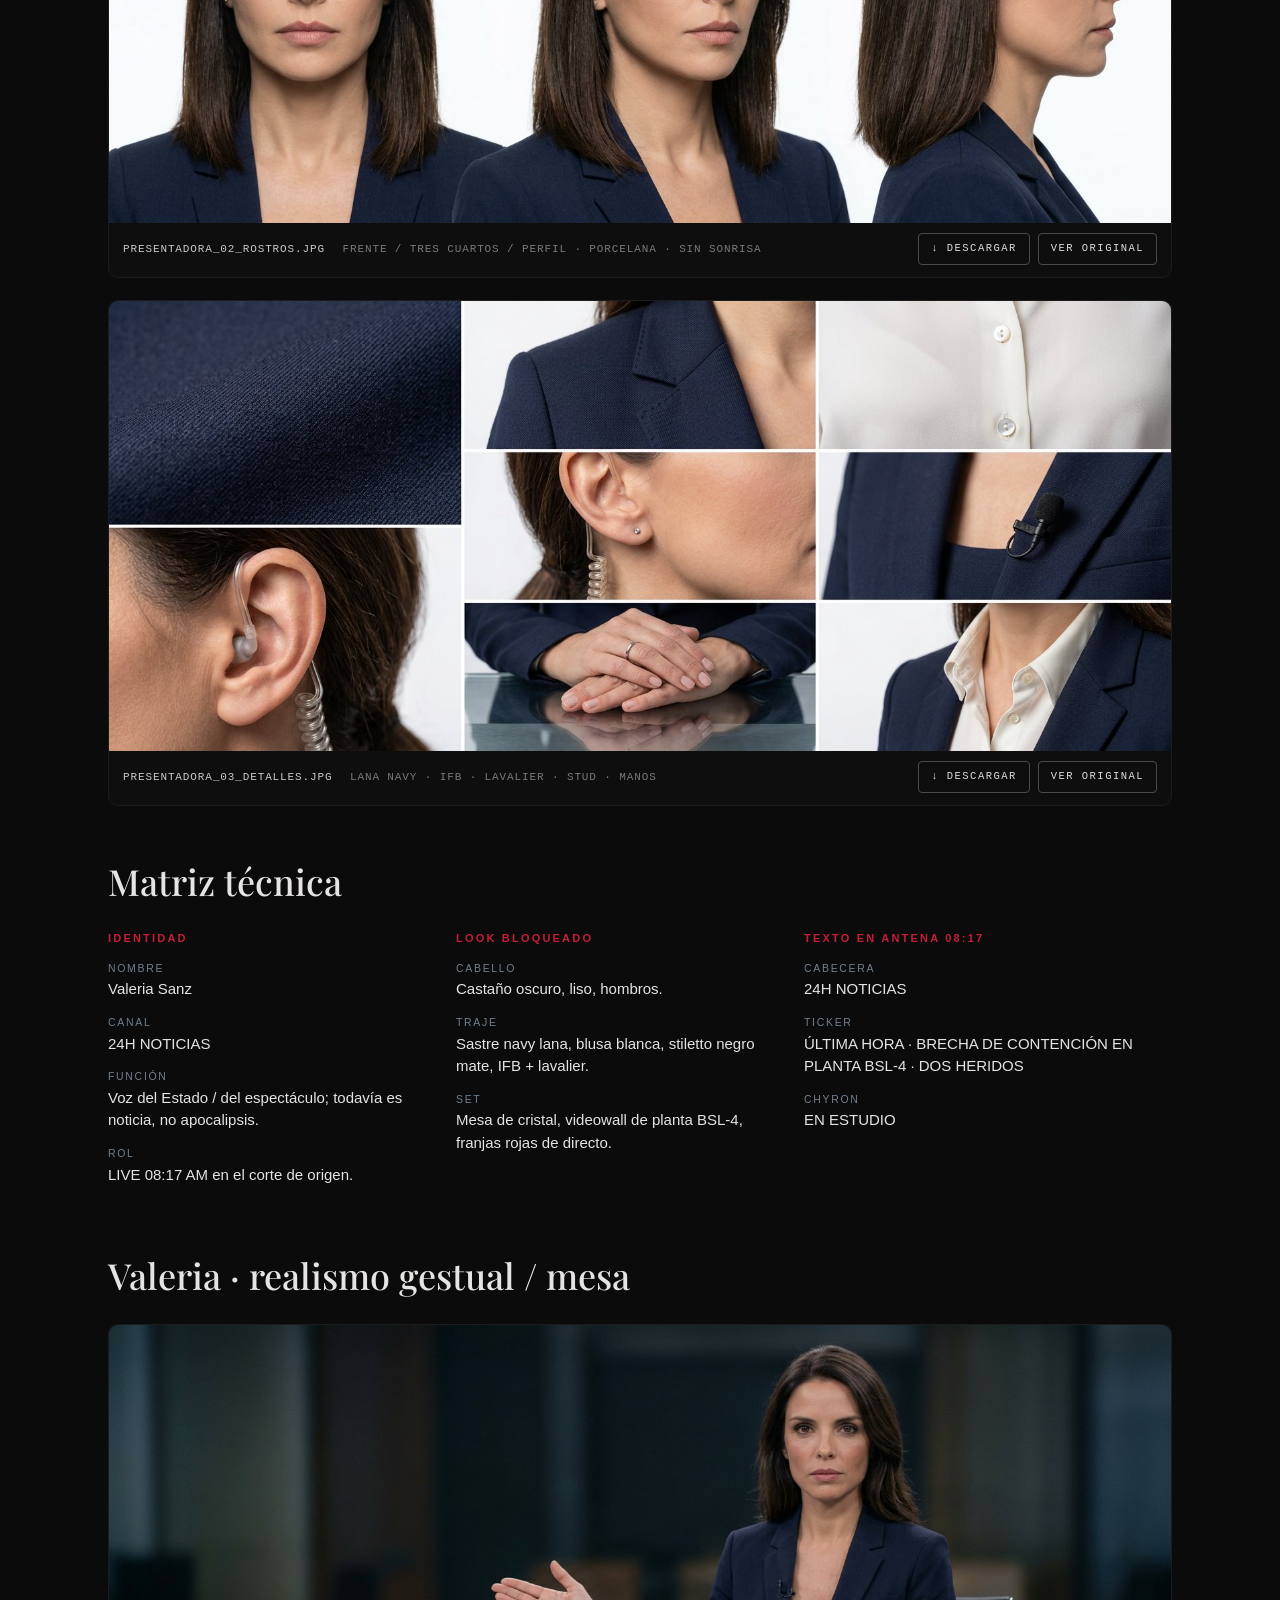
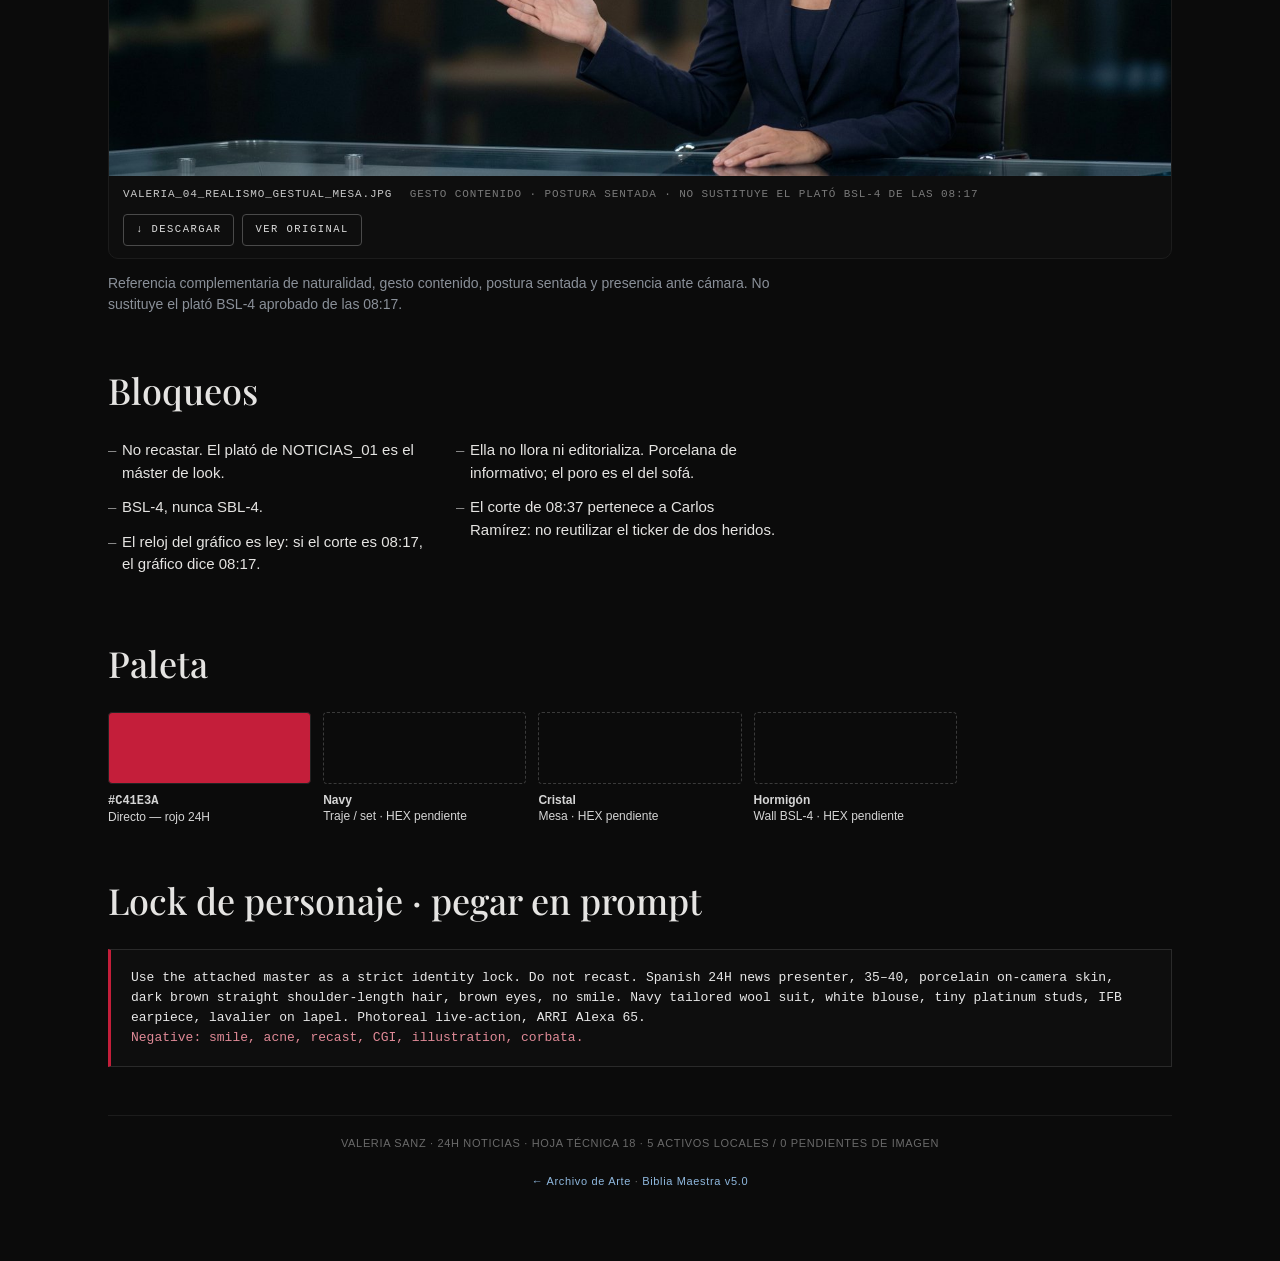
<file: archivo_arte/fichas/FICHA_18_VALERIA_SANZ_24H.html>
<!doctype html>
<html lang="es">
<head>
<meta charset="utf-8">
<meta name="viewport" content="width=device-width, initial-scale=1">
<title>Valeria Sanz · SUB-CRÓNICA / 18 · El Resurgir</title>
<link rel="preconnect" href="https://fonts.googleapis.com">
<link rel="preconnect" href="https://fonts.gstatic.com" crossorigin>
<link href="https://fonts.googleapis.com/css2?family=Playfair+Display:ital,wght@0,500;0,600;1,500&display=swap" rel="stylesheet">
<link rel="stylesheet" href="ficha.css">
</head>
<body>
<div class="wrap">
  <div class="top">
    <div class="left mono">Novus Corp · Depto Arte · Confidencial</div>
    <div class="right mono">Sub-crónica / 18 · El Resurgir · 24H Noticias</div>
  </div>
  <h1>Valeria Sanz</h1>
  <div class="mast">
    <div class="meta">
      <p class="row">24H Noticias · Plató · 08:17</p>
      <p class="row">Valeria Sanz</p>
      <p class="row">Navy · Rojo directo <span class="mono">#C41E3A</span></p>
    </div>
    <p class="lema">La máscara calmada del caos. El suceso todavía cabe en un informativo.</p>
  </div>
  <nav class="nav">
    <a class="pill" href="../index.html">Índice</a>
    <a class="pill" href="FICHA_00_EL_PELIRROJO.html">00 Pelirrojo</a>
    <a class="pill" href="FICHA_01_EL_COLETA.html">01 Coleta</a>
    <a class="pill" href="FICHA_02_EL_RUBIO.html">02 Rubio</a>
    <a class="pill" href="FICHA_03_LA_JAPONESA.html">03 Japonesa</a>
    <a class="pill on" href="FICHA_18_VALERIA_SANZ_24H.html">18 Valeria Sanz</a>
    <a class="pill" href="FICHA_19_CARLOS_RAMIREZ_24H.html">19 Carlos Ramírez</a>
    <a class="pill" href="FICHA_20_ZONA_BSL4.html">20 Zona BSL-4</a>
  </nav>

  <figure class="asset">
    <div class="frame">
      <img src="../assets/NOTICIAS_01_PLATO_PRESENTADORA.jpg" alt="Plató 08:17 Valeria Sanz">
    </div>
    <figcaption class="bar">
      <div class="id mono">NOTICIAS_01_PLATO_PRESENTADORA.jpg <span>plató 08:17 · BSL-4 · BAHÍA 2 · DOS HERIDOS</span></div>
      <div class="btns">
        <a class="btn mono" href="../assets/NOTICIAS_01_PLATO_PRESENTADORA.jpg" download>↓ Descargar</a>
        <a class="btn mono" href="../assets/NOTICIAS_01_PLATO_PRESENTADORA.jpg" target="_blank" rel="noopener">Ver original</a>
      </div>
    </figcaption>
  </figure>

  <figure class="asset">
    <div class="frame">
      <img src="../assets/PRESENTADORA_01_TURNAROUND.jpg" alt="Turnaround Valeria Sanz">
    </div>
    <figcaption class="bar">
      <div class="id mono">PRESENTADORA_01_TURNAROUND.jpg <span>turnaround · sastre navy · 0° / 45° / 90° / 180°</span></div>
      <div class="btns">
        <a class="btn mono" href="../assets/PRESENTADORA_01_TURNAROUND.jpg" download>↓ Descargar</a>
        <a class="btn mono" href="../assets/PRESENTADORA_01_TURNAROUND.jpg" target="_blank" rel="noopener">Ver original</a>
      </div>
    </figcaption>
  </figure>

  <figure class="asset">
    <div class="frame">
      <img src="../assets/PRESENTADORA_02_ROSTROS.jpg" alt="Rostros Valeria Sanz">
    </div>
    <figcaption class="bar">
      <div class="id mono">PRESENTADORA_02_ROSTROS.jpg <span>frente / tres cuartos / perfil · porcelana · sin sonrisa</span></div>
      <div class="btns">
        <a class="btn mono" href="../assets/PRESENTADORA_02_ROSTROS.jpg" download>↓ Descargar</a>
        <a class="btn mono" href="../assets/PRESENTADORA_02_ROSTROS.jpg" target="_blank" rel="noopener">Ver original</a>
      </div>
    </figcaption>
  </figure>

  <figure class="asset">
    <div class="frame">
      <img src="../assets/PRESENTADORA_03_DETALLES.jpg" alt="Detalles Valeria Sanz">
    </div>
    <figcaption class="bar">
      <div class="id mono">PRESENTADORA_03_DETALLES.jpg <span>lana navy · IFB · lavalier · stud · manos</span></div>
      <div class="btns">
        <a class="btn mono" href="../assets/PRESENTADORA_03_DETALLES.jpg" download>↓ Descargar</a>
        <a class="btn mono" href="../assets/PRESENTADORA_03_DETALLES.jpg" target="_blank" rel="noopener">Ver original</a>
      </div>
    </figcaption>
  </figure>

  <h2>Matriz técnica</h2>
  <div class="matriz">
    <div class="col">
      <h3>Identidad</h3>
      <div class="field"><div class="k">Nombre</div><div class="v">Valeria Sanz</div></div>
      <div class="field"><div class="k">Canal</div><div class="v">24H NOTICIAS</div></div>
      <div class="field"><div class="k">Función</div><div class="v">Voz del Estado / del espectáculo; todavía es noticia, no apocalipsis.</div></div>
      <div class="field"><div class="k">Rol</div><div class="v">LIVE 08:17 AM en el corte de origen.</div></div>
    </div>
    <div class="col">
      <h3>Look bloqueado</h3>
      <div class="field"><div class="k">Cabello</div><div class="v">Castaño oscuro, liso, hombros.</div></div>
      <div class="field"><div class="k">Traje</div><div class="v">Sastre navy lana, blusa blanca, stiletto negro mate, IFB + lavalier.</div></div>
      <div class="field"><div class="k">Set</div><div class="v">Mesa de cristal, videowall de planta BSL-4, franjas rojas de directo.</div></div>
    </div>
    <div class="col">
      <h3>Texto en antena 08:17</h3>
      <div class="field"><div class="k">Cabecera</div><div class="v">24H NOTICIAS</div></div>
      <div class="field"><div class="k">Ticker</div><div class="v">ÚLTIMA HORA · BRECHA DE CONTENCIÓN EN PLANTA BSL-4 · DOS HERIDOS</div></div>
      <div class="field"><div class="k">Chyron</div><div class="v">EN ESTUDIO</div></div>
    </div>
  </div>

  <h2>Valeria · realismo gestual / mesa</h2>
  <figure class="asset">
    <div class="frame">
      <img src="../assets/VALERIA_04_REALISMO_GESTUAL_MESA.jpg" alt="Valeria realismo gestual mesa">
    </div>
    <figcaption class="bar">
      <div class="id mono">VALERIA_04_REALISMO_GESTUAL_MESA.jpg <span>gesto contenido · postura sentada · no sustituye el plató BSL-4 de las 08:17</span></div>
      <div class="btns">
        <a class="btn mono" href="../assets/VALERIA_04_REALISMO_GESTUAL_MESA.jpg" download>↓ Descargar</a>
        <a class="btn mono" href="../assets/VALERIA_04_REALISMO_GESTUAL_MESA.jpg" target="_blank" rel="noopener">Ver original</a>
      </div>
    </figcaption>
  </figure>
  <p style="color:#8A9099;font-size:14px;margin:-8px 0 28px;max-width:720px">Referencia complementaria de naturalidad, gesto contenido, postura sentada y presencia ante cámara. No sustituye el plató BSL-4 aprobado de las 08:17.</p>

  <h2>Bloqueos</h2>
  <div class="matriz">
    <div class="col">
      <ul class="leyes">
        <li>No recastar. El plató de NOTICIAS_01 es el máster de look.</li>
        <li>BSL-4, nunca SBL-4.</li>
        <li>El reloj del gráfico es ley: si el corte es 08:17, el gráfico dice 08:17.</li>
      </ul>
    </div>
    <div class="col">
      <ul class="leyes">
        <li>Ella no llora ni editorializa. Porcelana de informativo; el poro es el del sofá.</li>
        <li>El corte de 08:37 pertenece a Carlos Ramírez: no reutilizar el ticker de dos heridos.</li>
      </ul>
    </div>
    <div class="col"></div>
  </div>

  <h2>Paleta</h2>
  <div class="swatches">
    <div class="swatch"><div class="chip" style="background:#C41E3A"></div><div class="lab"><b class="mono">#C41E3A</b><br>Directo — rojo 24H</div></div>
    <div class="swatch"><div class="chip" style="background:#0B0B0B;border:1px dashed #3a3a3a"></div><div class="lab"><b>Navy</b><br>Traje / set · HEX pendiente</div></div>
    <div class="swatch"><div class="chip" style="background:#0B0B0B;border:1px dashed #3a3a3a"></div><div class="lab"><b>Cristal</b><br>Mesa · HEX pendiente</div></div>
    <div class="swatch"><div class="chip" style="background:#0B0B0B;border:1px dashed #3a3a3a"></div><div class="lab"><b>Hormigón</b><br>Wall BSL-4 · HEX pendiente</div></div>
  </div>

  <section class="lock">
    <h2>Lock de personaje · pegar en prompt</h2>
    <pre>Use the attached master as a strict identity lock. Do not recast. Spanish 24H news presenter, 35–40, porcelain on-camera skin, dark brown straight shoulder-length hair, brown eyes, no smile. Navy tailored wool suit, white blouse, tiny platinum studs, IFB earpiece, lavalier on lapel. Photoreal live-action, ARRI Alexa 65.
<span class="neg">Negative: smile, acne, recast, CGI, illustration, corbata.</span></pre>
  </section>

  <footer>
    VALERIA SANZ · 24H NOTICIAS · HOJA TÉCNICA 18 · 5 ACTIVOS LOCALES / 0 PENDIENTES DE IMAGEN<br><br>
    <a href="../index.html">← Archivo de Arte</a> · <a href="../../BIBLIA_MAESTRA_v5.0.md">Biblia Maestra v5.0</a>
  </footer>
</div>
</body>
</html>
</file>
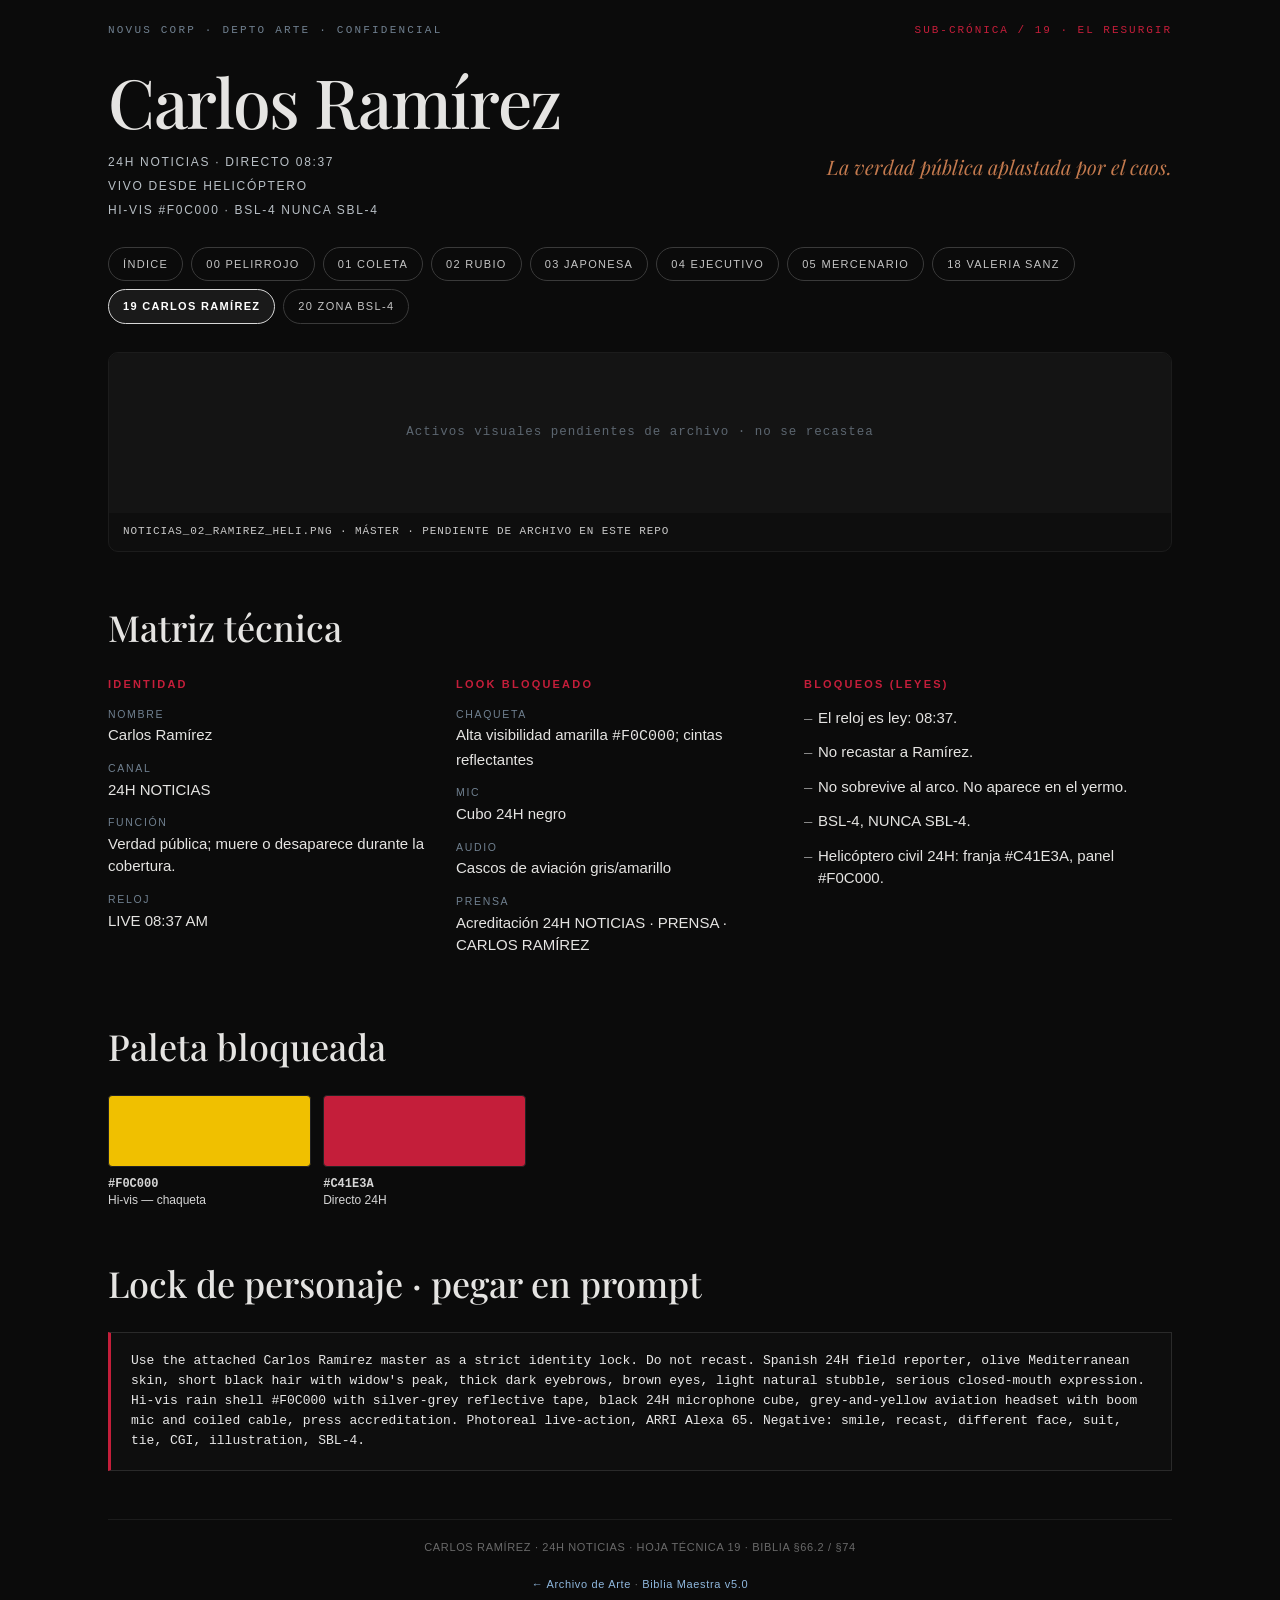
<file: archivo_arte/fichas/FICHA_19_CARLOS_RAMIREZ_24H.html>
<!doctype html>
<html lang="es">
<head>
<meta charset="utf-8">
<meta name="viewport" content="width=device-width, initial-scale=1">
<title>Carlos Ramírez · SUB-CRÓNICA / 19 · El Resurgir</title>
<link rel="preconnect" href="https://fonts.googleapis.com">
<link rel="preconnect" href="https://fonts.gstatic.com" crossorigin>
<link href="https://fonts.googleapis.com/css2?family=Playfair+Display:ital,wght@0,500;0,600;1,500&display=swap" rel="stylesheet">
<link rel="stylesheet" href="ficha.css">
</head>
<body>
<div class="wrap">
  <div class="top">
    <div class="left mono">Novus Corp · Depto Arte · Confidencial</div>
    <div class="right mono">SUB-CRÓNICA / 19 · El Resurgir</div>
  </div>
  <h1>Carlos Ramírez</h1>
  <div class="mast">
    <div class="meta">
      <p class="row">24H Noticias · Directo 08:37</p><p class="row">Vivo desde helicóptero</p><p class="row">Hi-vis #F0C000 · BSL-4 nunca SBL-4</p>
    </div>
    <p class="lema">La verdad pública aplastada por el caos.</p>
  </div>
  <nav class="nav">
    <a class="pill" href="../index.html">Índice</a>
    <a class="pill " href="FICHA_00_EL_PELIRROJO.html">00 Pelirrojo</a>
    <a class="pill " href="FICHA_01_EL_COLETA.html">01 Coleta</a>
    <a class="pill " href="FICHA_02_EL_RUBIO.html">02 Rubio</a>
    <a class="pill " href="FICHA_03_LA_JAPONESA.html">03 Japonesa</a>
    <a class="pill " href="FICHA_04_EL_EJECUTIVO_NC.html">04 Ejecutivo</a>
    <a class="pill " href="FICHA_05_EL_MERCENARIO.html">05 Mercenario</a>
    <a class="pill " href="FICHA_18_VALERIA_SANZ_24H.html">18 Valeria Sanz</a>
    <a class="pill on" href="FICHA_19_CARLOS_RAMIREZ_24H.html">19 Carlos Ramírez</a>
    <a class="pill " href="FICHA_20_ZONA_BSL4.html">20 Zona BSL-4</a>
  </nav>
  <div class="asset">
    <div class="frame"><div class="ph mono">Activos visuales pendientes de archivo · no se recastea</div></div>
    <div class="bar"><div class="id mono">NOTICIAS_02_RAMIREZ_HELI.png · máster · pendiente de archivo en este repo</div></div>
  </div>
  <h2>Matriz técnica</h2>
  <div class="matriz">
    <div class="col">
      <h3>Identidad</h3>
      <div class="field"><div class="k">Nombre</div><div class="v">Carlos Ramírez</div></div>
      <div class="field"><div class="k">Canal</div><div class="v">24H NOTICIAS</div></div>
      <div class="field"><div class="k">Función</div><div class="v">Verdad pública; muere o desaparece durante la cobertura.</div></div>
      <div class="field"><div class="k">Reloj</div><div class="v">LIVE 08:37 AM</div></div>
    </div>
    <div class="col">
      <h3>Look bloqueado</h3>
      <div class="field"><div class="k">Chaqueta</div><div class="v">Alta visibilidad amarilla <span class="mono">#F0C000</span>; cintas reflectantes</div></div>
      <div class="field"><div class="k">Mic</div><div class="v">Cubo 24H negro</div></div>
      <div class="field"><div class="k">Audio</div><div class="v">Cascos de aviación gris/amarillo</div></div>
      <div class="field"><div class="k">Prensa</div><div class="v">Acreditación 24H NOTICIAS · PRENSA · CARLOS RAMÍREZ</div></div>
    </div>
    <div class="col">
      <h3>Bloqueos (leyes)</h3>
      <ul class="leyes">
        <li>El reloj es ley: 08:37.</li>
        <li>No recastar a Ramírez.</li>
        <li>No sobrevive al arco. No aparece en el yermo.</li>
        <li>BSL-4, NUNCA SBL-4.</li>
        <li>Helicóptero civil 24H: franja #C41E3A, panel #F0C000.</li>
      </ul>
    </div>
  </div>
  <h2>Paleta bloqueada</h2>
  <div class="swatches">
    <div class="swatch"><div class="chip" style="background:#F0C000"></div><div class="lab"><b class="mono">#F0C000</b><br>Hi-vis — chaqueta</div></div>
    <div class="swatch"><div class="chip" style="background:#C41E3A"></div><div class="lab"><b class="mono">#C41E3A</b><br>Directo 24H</div></div>
  </div>
  <section class="lock">
    <h2>Lock de personaje · pegar en prompt</h2>
    <pre>Use the attached Carlos Ramírez master as a strict identity lock. Do not recast. Spanish 24H field reporter, olive Mediterranean skin, short black hair with widow's peak, thick dark eyebrows, brown eyes, light natural stubble, serious closed-mouth expression. Hi-vis rain shell #F0C000 with silver-grey reflective tape, black 24H microphone cube, grey-and-yellow aviation headset with boom mic and coiled cable, press accreditation. Photoreal live-action, ARRI Alexa 65. Negative: smile, recast, different face, suit, tie, CGI, illustration, SBL-4.</pre>
  </section>
  <footer>
    CARLOS RAMÍREZ · 24H NOTICIAS · HOJA TÉCNICA 19 · BIBLIA §66.2 / §74<br><br>
    <a href="../index.html">← Archivo de Arte</a> · <a href="../../BIBLIA_MAESTRA_v5.0.md">Biblia Maestra v5.0</a>
  </footer>
</div>
</body>
</html>
</file>
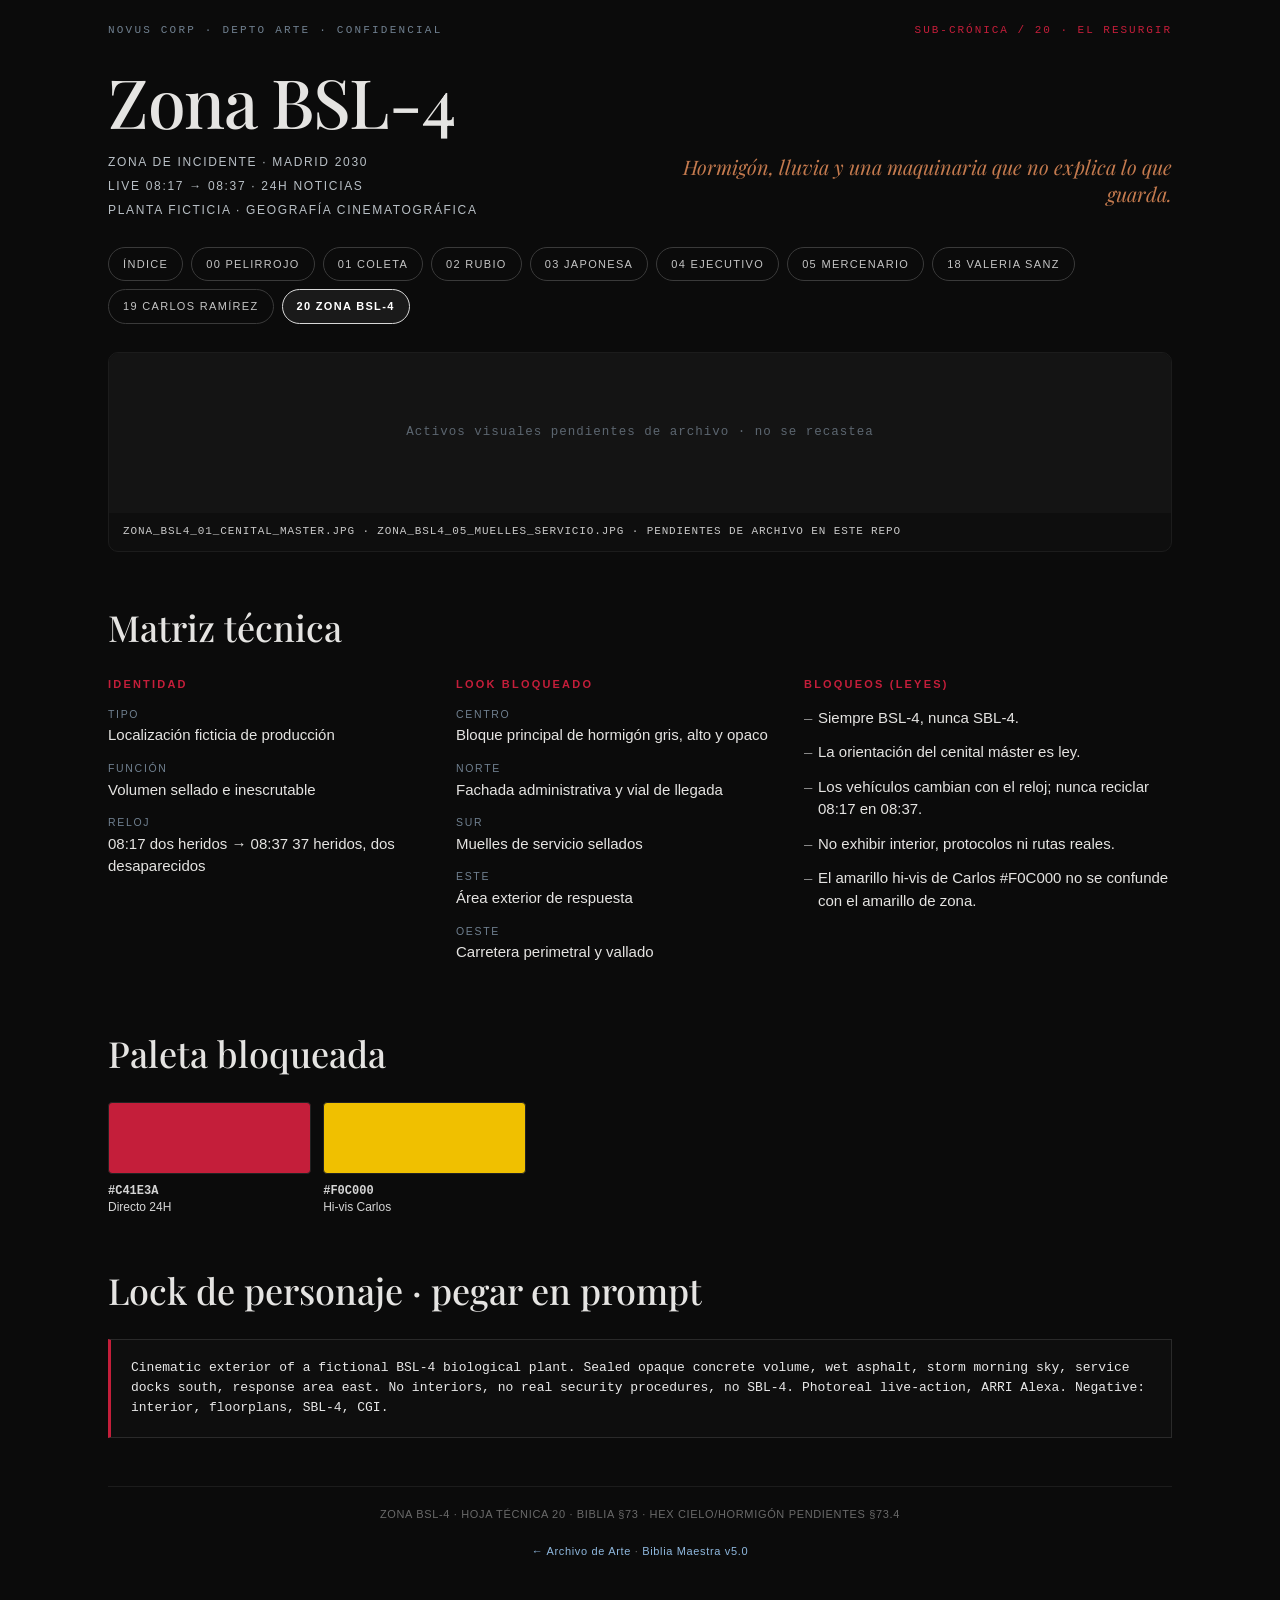
<file: archivo_arte/fichas/FICHA_20_ZONA_BSL4.html>
<!doctype html>
<html lang="es">
<head>
<meta charset="utf-8">
<meta name="viewport" content="width=device-width, initial-scale=1">
<title>Zona BSL-4 · SUB-CRÓNICA / 20 · El Resurgir</title>
<link rel="preconnect" href="https://fonts.googleapis.com">
<link rel="preconnect" href="https://fonts.gstatic.com" crossorigin>
<link href="https://fonts.googleapis.com/css2?family=Playfair+Display:ital,wght@0,500;0,600;1,500&display=swap" rel="stylesheet">
<link rel="stylesheet" href="ficha.css">
</head>
<body>
<div class="wrap">
  <div class="top">
    <div class="left mono">Novus Corp · Depto Arte · Confidencial</div>
    <div class="right mono">SUB-CRÓNICA / 20 · El Resurgir</div>
  </div>
  <h1>Zona BSL-4</h1>
  <div class="mast">
    <div class="meta">
      <p class="row">Zona de incidente · Madrid 2030</p><p class="row">LIVE 08:17 → 08:37 · 24H NOTICIAS</p><p class="row">Planta ficticia · Geografía cinematográfica</p>
    </div>
    <p class="lema">Hormigón, lluvia y una maquinaria que no explica lo que guarda.</p>
  </div>
  <nav class="nav">
    <a class="pill" href="../index.html">Índice</a>
    <a class="pill " href="FICHA_00_EL_PELIRROJO.html">00 Pelirrojo</a>
    <a class="pill " href="FICHA_01_EL_COLETA.html">01 Coleta</a>
    <a class="pill " href="FICHA_02_EL_RUBIO.html">02 Rubio</a>
    <a class="pill " href="FICHA_03_LA_JAPONESA.html">03 Japonesa</a>
    <a class="pill " href="FICHA_04_EL_EJECUTIVO_NC.html">04 Ejecutivo</a>
    <a class="pill " href="FICHA_05_EL_MERCENARIO.html">05 Mercenario</a>
    <a class="pill " href="FICHA_18_VALERIA_SANZ_24H.html">18 Valeria Sanz</a>
    <a class="pill " href="FICHA_19_CARLOS_RAMIREZ_24H.html">19 Carlos Ramírez</a>
    <a class="pill on" href="FICHA_20_ZONA_BSL4.html">20 Zona BSL-4</a>
  </nav>
  <div class="asset">
    <div class="frame"><div class="ph mono">Activos visuales pendientes de archivo · no se recastea</div></div>
    <div class="bar"><div class="id mono">ZONA_BSL4_01_CENITAL_MASTER.jpg · ZONA_BSL4_05_MUELLES_SERVICIO.jpg · pendientes de archivo en este repo</div></div>
  </div>
  <h2>Matriz técnica</h2>
  <div class="matriz">
    <div class="col">
      <h3>Identidad</h3>
      <div class="field"><div class="k">Tipo</div><div class="v">Localización ficticia de producción</div></div>
      <div class="field"><div class="k">Función</div><div class="v">Volumen sellado e inescrutable</div></div>
      <div class="field"><div class="k">Reloj</div><div class="v">08:17 dos heridos → 08:37 37 heridos, dos desaparecidos</div></div>
    </div>
    <div class="col">
      <h3>Look bloqueado</h3>
      <div class="field"><div class="k">Centro</div><div class="v">Bloque principal de hormigón gris, alto y opaco</div></div>
      <div class="field"><div class="k">Norte</div><div class="v">Fachada administrativa y vial de llegada</div></div>
      <div class="field"><div class="k">Sur</div><div class="v">Muelles de servicio sellados</div></div>
      <div class="field"><div class="k">Este</div><div class="v">Área exterior de respuesta</div></div>
      <div class="field"><div class="k">Oeste</div><div class="v">Carretera perimetral y vallado</div></div>
    </div>
    <div class="col">
      <h3>Bloqueos (leyes)</h3>
      <ul class="leyes">
        <li>Siempre BSL-4, nunca SBL-4.</li>
        <li>La orientación del cenital máster es ley.</li>
        <li>Los vehículos cambian con el reloj; nunca reciclar 08:17 en 08:37.</li>
        <li>No exhibir interior, protocolos ni rutas reales.</li>
        <li>El amarillo hi-vis de Carlos #F0C000 no se confunde con el amarillo de zona.</li>
      </ul>
    </div>
  </div>
  <h2>Paleta bloqueada</h2>
  <div class="swatches">
    <div class="swatch"><div class="chip" style="background:#C41E3A"></div><div class="lab"><b class="mono">#C41E3A</b><br>Directo 24H</div></div>
    <div class="swatch"><div class="chip" style="background:#F0C000"></div><div class="lab"><b class="mono">#F0C000</b><br>Hi-vis Carlos</div></div>
  </div>
  <section class="lock">
    <h2>Lock de personaje · pegar en prompt</h2>
    <pre>Cinematic exterior of a fictional BSL-4 biological plant. Sealed opaque concrete volume, wet asphalt, storm morning sky, service docks south, response area east. No interiors, no real security procedures, no SBL-4. Photoreal live-action, ARRI Alexa. Negative: interior, floorplans, SBL-4, CGI.</pre>
  </section>
  <footer>
    ZONA BSL-4 · HOJA TÉCNICA 20 · BIBLIA §73 · HEX CIELO/HORMIGÓN PENDIENTES §73.4<br><br>
    <a href="../index.html">← Archivo de Arte</a> · <a href="../../BIBLIA_MAESTRA_v5.0.md">Biblia Maestra v5.0</a>
  </footer>
</div>
</body>
</html>
</file>
<file: archivo_arte/fichas/ficha.css>
:root{
  --obsidian:#0B0B0B; --seda:#111111; --platinum:#E5E4E2; --slate:#708090;
  --fire:#C41E3A; --copper:#C47A4E; --gunmetal:#2A3239; --jade:#5E8F6A;
  --chrome:#C0C0C0; --link:#8FB8DE;
}
*{box-sizing:border-box}
html,body{background:var(--obsidian)}
body{margin:0;background:var(--obsidian);color:var(--platinum);font-family:"Helvetica Neue",Helvetica,Arial,sans-serif;line-height:1.5;font-size:15px}
a{color:inherit;text-decoration:none}
.mono{font-family:"SF Mono",SFMono-Regular,Consolas,"Roboto Mono",Menlo,monospace}
.wrap{max-width:1120px;margin:0 auto;padding:22px 28px 72px}
.top{display:flex;justify-content:space-between;align-items:baseline;gap:16px;margin-bottom:28px}
.top .left{font-size:11px;letter-spacing:.2em;color:var(--slate);text-transform:uppercase}
.top .right{font-size:11px;letter-spacing:.18em;color:var(--fire);text-transform:uppercase}
h1{font-family:"Playfair Display",Georgia,"Times New Roman",serif;font-size:68px;font-weight:500;margin:0 0 18px;letter-spacing:-.02em;line-height:1}
.mast{display:grid;grid-template-columns:1fr 1fr;gap:24px;align-items:start;margin-bottom:22px}
.meta .row{font-size:12px;letter-spacing:.14em;text-transform:uppercase;color:#b9c0c6;margin:0 0 6px}
.lema{margin:0;text-align:right;font-style:italic;color:var(--copper);font-size:20px;line-height:1.35;font-family:"Playfair Display",Georgia,"Times New Roman",serif}
.nav{display:flex;flex-wrap:wrap;gap:8px;margin:8px 0 28px}
.pill{display:inline-block;font-size:11px;letter-spacing:.12em;text-transform:uppercase;border:1px solid #3a3a3a;color:#c5c5c5;padding:8px 14px;border-radius:999px}
.pill:hover{border-color:#6a6a6a;color:#fff}
.pill.on{background:#1a1a1a;border-color:#d8d8d8;color:#fff;font-weight:600}
.asset{background:#0e0e0e;border:1px solid #1c1c1c;border-radius:10px;overflow:hidden;margin:0 0 22px}
.asset .frame{background:#141414;min-height:160px;display:flex;align-items:center;justify-content:center}
.asset img{width:100%;display:block;background:#F4F4F4}
.asset .ph{color:#5c6670;font-size:12.5px;letter-spacing:.08em;text-align:center;padding:48px 16px}
.bar{display:flex;justify-content:space-between;align-items:center;gap:12px;padding:10px 14px 12px;flex-wrap:wrap}
.bar .id{font-size:11px;letter-spacing:.08em;text-transform:uppercase;color:#c9c9c9}
.bar .id span{color:#7a7a7a;margin-left:10px}
.btns{display:flex;gap:8px}
.btn{font-size:10.5px;letter-spacing:.14em;text-transform:uppercase;border:1px solid #4a4a4a;color:#ddd;padding:7px 12px;border-radius:4px}
.btn:hover{border-color:#aaa;color:#fff}
h2{font-family:"Playfair Display",Georgia,serif;font-size:36px;font-weight:500;margin:48px 0 22px}
.matriz{display:grid;grid-template-columns:1fr 1fr 1.15fr;gap:28px}
.col h3{margin:0 0 14px;font-size:11px;letter-spacing:.2em;text-transform:uppercase;color:var(--fire);font-weight:600}
.field{margin:0 0 14px}
.field .k{font-size:10.5px;letter-spacing:.16em;text-transform:uppercase;color:var(--slate);margin-bottom:2px}
.field .v{color:var(--platinum)}
.leyes{list-style:none;padding:0;margin:0}
.leyes li{position:relative;padding:0 0 12px 14px}
.leyes li:before{content:"–";position:absolute;left:0;color:#888}
.swatches{display:grid;grid-template-columns:repeat(5,1fr);gap:14px 12px}
.swatch .chip{height:72px;border-radius:4px;border:1px solid #222}
.swatch .lab{margin-top:8px;font-size:12px;color:#d5d5d5;line-height:1.35}
.lock pre{margin:0;background:#0e0e0e;border:1px solid #2a2a2a;border-left:3px solid var(--fire);padding:18px 20px;white-space:pre-wrap;font-size:13px;line-height:1.55;color:#e8e8e8}
.lock .neg{color:#e08a97}
footer{margin-top:48px;padding-top:18px;border-top:1px solid #1c1c1c;color:#6a6a6a;font-size:11px;letter-spacing:.06em;text-align:center;line-height:1.7}
footer a{color:var(--link)}
@media (max-width:900px){
  h1{font-size:42px}
  .mast,.matriz,.swatches{grid-template-columns:1fr}
  .lema{text-align:left}
  .swatches{grid-template-columns:repeat(2,1fr)}
}
</file>
